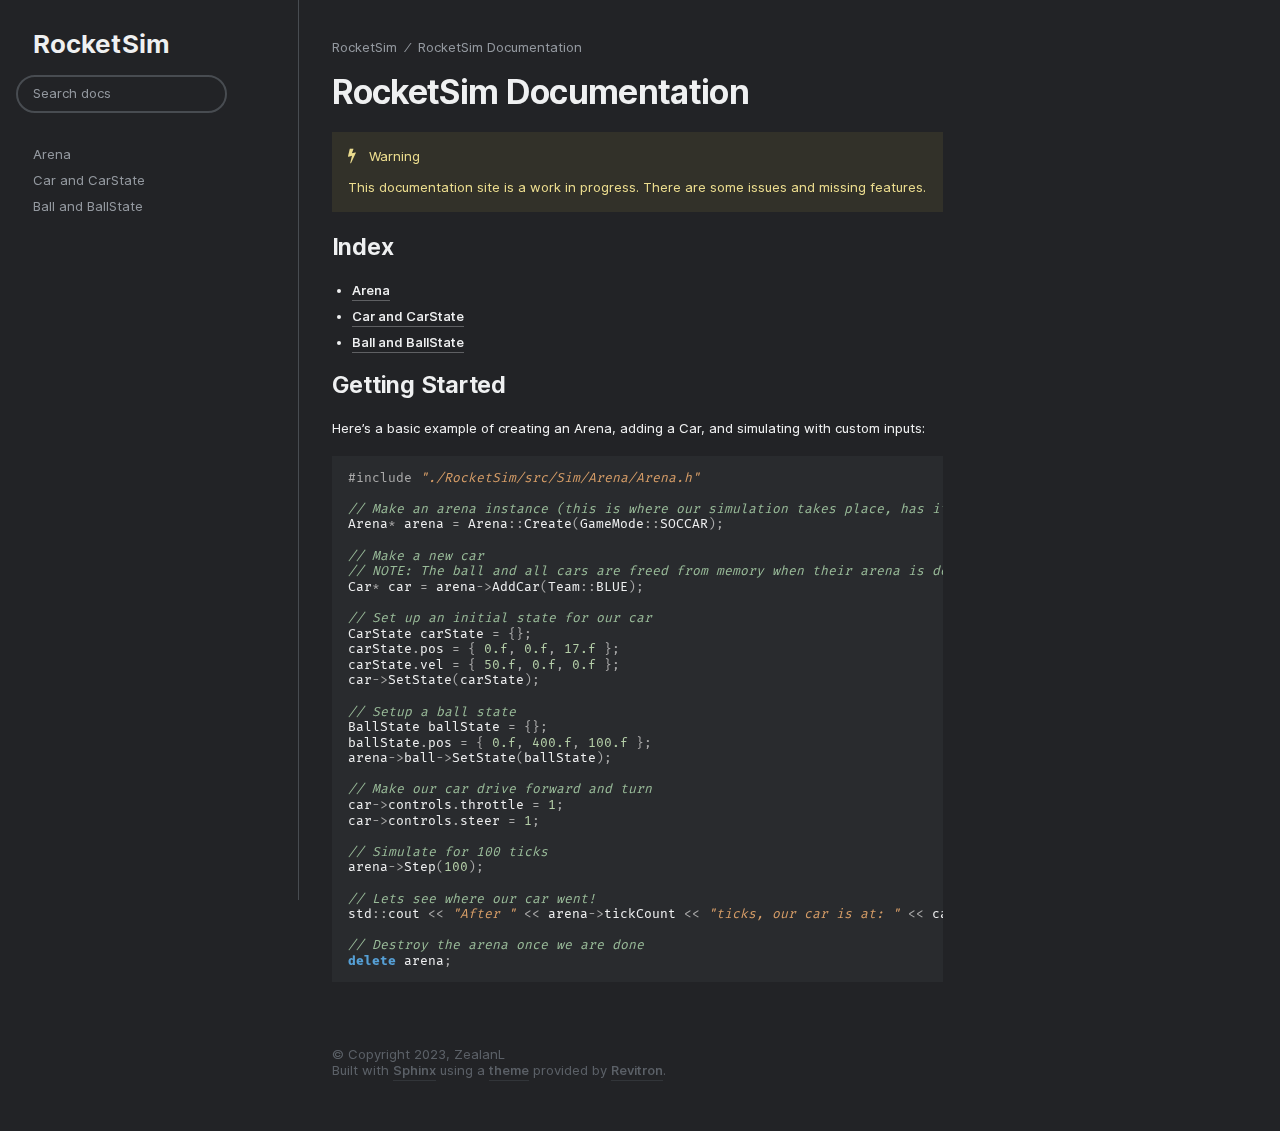
<file: index.html>
<!DOCTYPE html>
<html class="writer-html5 dark" lang="en" >
<head>
	<meta charset="utf-8">
	<meta name="generator" content="Docutils 0.18.1: http://docutils.sourceforge.net/" />

	<meta name="viewport" content="width=device-width, initial-scale=1.0">
	
		<title>RocketSim Documentation &mdash; RocketSim  documentation</title>
	
	
	
	<link rel="stylesheet" href="_static/css/theme.css" type="text/css" />
	<link rel="stylesheet" href="_static/pygments.css" type="text/css" />
	<link rel="stylesheet" href="_static/pygments.css" type="text/css" />
	<link rel="stylesheet" href="_static/css/theme.css" type="text/css" />
	<link rel="stylesheet" href="_static/graphviz.css" type="text/css" />

	
	
	
	

	
	<!--[if lt IE 9]>
		<script src="_static/js/html5shiv.min.js"></script>
	<![endif]-->
	
		
			<script type="text/javascript" id="documentation_options" data-url_root="./" src="_static/documentation_options.js"></script>
				<script data-url_root="./" id="documentation_options" src="_static/documentation_options.js"></script>
				<script src="_static/doctools.js"></script>
				<script src="_static/sphinx_highlight.js"></script>
		
		<script type="text/javascript" src="_static/js/theme.js"></script>

		
		<link rel="index" title="Index" href="genindex.html" />
		<link rel="search" title="Search" href="search.html" />
		<link rel="next" title="Arena" href="arena.html" /> 
</head>
<body class="wy-body-for-nav">


	 
	<div class="wy-grid-for-nav">
		
		<nav data-toggle="wy-nav-shift" class="wy-nav-side">
			<div class="wy-side-scroll">
				<div class="wy-side-nav-search">
					
						<div class="brand">
							<a href="#">
							
								RocketSim
							
							</a>
						</div>
						
<div role="search">
  <form id="rtd-search-form" class="wy-form" action="search.html" method="get">
    <input type="text" name="q" placeholder="Search docs" />
    <input type="hidden" name="check_keywords" value="yes" />
    <input type="hidden" name="area" value="default" />
  </form>
</div>
					
				</div>
				
				<div class="wy-menu wy-menu-vertical" data-spy="affix" role="navigation" aria-label="main navigation">
					
						
						
							
						
						
							<ul>
<li class="toctree-l1"><a class="reference internal" href="arena.html">Arena</a></li>
<li class="toctree-l1"><a class="reference internal" href="car.html">Car and CarState</a></li>
<li class="toctree-l1"><a class="reference internal" href="ball.html">Ball and BallState</a></li>
</ul>

						
					
				</div>
				
			</div>
		</nav>

		<section data-toggle="wy-nav-shift" class="wy-nav-content-wrap">

			
			<nav class="wy-nav-top" aria-label="top navigation">
			
				<i data-toggle="wy-nav-top" class="fa fa-bars"></i>
				<a href="#">
					
						RocketSim
					
				</a>
			
			</nav>


			<div class="wy-nav-content">
				
				<div class="rst-content">
				
					<div role="navigation" aria-label="breadcrumbs navigation">

	<ul class="wy-breadcrumbs">
		
			
				<li><a href="#">RocketSim</a> ⁄&nbsp;</li>
				
				<li><a href="">RocketSim Documentation</a></li>
			
		
		
			<li class="wy-breadcrumbs-aside">
			
			</li>
		
	</ul>

</div>
					<div role="main" class="document" itemscope="itemscope" itemtype="http://schema.org/Article">
					 <div itemprop="articleBody">
						
  <section id="rocketsim-documentation">
<h1>RocketSim Documentation<a class="headerlink" href="#rocketsim-documentation" title="Permalink to this heading">¶</a></h1>
<div class="admonition warning">
<p class="admonition-title">Warning</p>
<p>This documentation site is a work in progress. There are some issues and missing features.</p>
</div>
<section id="index">
<h2>Index<a class="headerlink" href="#index" title="Permalink to this heading">¶</a></h2>
<div class="toctree-wrapper compound">
<ul>
<li class="toctree-l1"><a class="reference internal" href="arena.html">Arena</a></li>
<li class="toctree-l1"><a class="reference internal" href="car.html">Car and CarState</a></li>
<li class="toctree-l1"><a class="reference internal" href="ball.html">Ball and BallState</a></li>
</ul>
</div>
</section>
<section id="getting-started">
<h2>Getting Started<a class="headerlink" href="#getting-started" title="Permalink to this heading">¶</a></h2>
<p>Here’s a basic example of creating an Arena, adding a Car, and simulating with custom inputs:</p>
<div class="highlight-c++ notranslate"><div class="highlight"><pre><span></span><span class="cp">#include</span><span class="w"> </span><span class="cpf">&quot;./RocketSim/src/Sim/Arena/Arena.h&quot;</span>

<span class="c1">// Make an arena instance (this is where our simulation takes place, has its own btDynamicsWorld instance)</span>
<span class="n">Arena</span><span class="o">*</span><span class="w"> </span><span class="n">arena</span><span class="w"> </span><span class="o">=</span><span class="w"> </span><span class="n">Arena</span><span class="o">::</span><span class="n">Create</span><span class="p">(</span><span class="n">GameMode</span><span class="o">::</span><span class="n">SOCCAR</span><span class="p">);</span>

<span class="c1">// Make a new car</span>
<span class="c1">// NOTE: The ball and all cars are freed from memory when their arena is deconstructed, you don&#39;t need to do it yourself</span>
<span class="n">Car</span><span class="o">*</span><span class="w"> </span><span class="n">car</span><span class="w"> </span><span class="o">=</span><span class="w"> </span><span class="n">arena</span><span class="o">-&gt;</span><span class="n">AddCar</span><span class="p">(</span><span class="n">Team</span><span class="o">::</span><span class="n">BLUE</span><span class="p">);</span>

<span class="c1">// Set up an initial state for our car</span>
<span class="n">CarState</span><span class="w"> </span><span class="n">carState</span><span class="w"> </span><span class="o">=</span><span class="w"> </span><span class="p">{};</span>
<span class="n">carState</span><span class="p">.</span><span class="n">pos</span><span class="w"> </span><span class="o">=</span><span class="w"> </span><span class="p">{</span><span class="w"> </span><span class="mf">0.f</span><span class="p">,</span><span class="w"> </span><span class="mf">0.f</span><span class="p">,</span><span class="w"> </span><span class="mf">17.f</span><span class="w"> </span><span class="p">};</span>
<span class="n">carState</span><span class="p">.</span><span class="n">vel</span><span class="w"> </span><span class="o">=</span><span class="w"> </span><span class="p">{</span><span class="w"> </span><span class="mf">50.f</span><span class="p">,</span><span class="w"> </span><span class="mf">0.f</span><span class="p">,</span><span class="w"> </span><span class="mf">0.f</span><span class="w"> </span><span class="p">};</span>
<span class="n">car</span><span class="o">-&gt;</span><span class="n">SetState</span><span class="p">(</span><span class="n">carState</span><span class="p">);</span>

<span class="c1">// Setup a ball state</span>
<span class="n">BallState</span><span class="w"> </span><span class="n">ballState</span><span class="w"> </span><span class="o">=</span><span class="w"> </span><span class="p">{};</span>
<span class="n">ballState</span><span class="p">.</span><span class="n">pos</span><span class="w"> </span><span class="o">=</span><span class="w"> </span><span class="p">{</span><span class="w"> </span><span class="mf">0.f</span><span class="p">,</span><span class="w"> </span><span class="mf">400.f</span><span class="p">,</span><span class="w"> </span><span class="mf">100.f</span><span class="w"> </span><span class="p">};</span>
<span class="n">arena</span><span class="o">-&gt;</span><span class="n">ball</span><span class="o">-&gt;</span><span class="n">SetState</span><span class="p">(</span><span class="n">ballState</span><span class="p">);</span>

<span class="c1">// Make our car drive forward and turn</span>
<span class="n">car</span><span class="o">-&gt;</span><span class="n">controls</span><span class="p">.</span><span class="n">throttle</span><span class="w"> </span><span class="o">=</span><span class="w"> </span><span class="mi">1</span><span class="p">;</span>
<span class="n">car</span><span class="o">-&gt;</span><span class="n">controls</span><span class="p">.</span><span class="n">steer</span><span class="w"> </span><span class="o">=</span><span class="w"> </span><span class="mi">1</span><span class="p">;</span>

<span class="c1">// Simulate for 100 ticks</span>
<span class="n">arena</span><span class="o">-&gt;</span><span class="n">Step</span><span class="p">(</span><span class="mi">100</span><span class="p">);</span>

<span class="c1">// Lets see where our car went!</span>
<span class="n">std</span><span class="o">::</span><span class="n">cout</span><span class="w"> </span><span class="o">&lt;&lt;</span><span class="w"> </span><span class="s">&quot;After &quot;</span><span class="w"> </span><span class="o">&lt;&lt;</span><span class="w"> </span><span class="n">arena</span><span class="o">-&gt;</span><span class="n">tickCount</span><span class="w"> </span><span class="o">&lt;&lt;</span><span class="w"> </span><span class="s">&quot;ticks, our car is at: &quot;</span><span class="w"> </span><span class="o">&lt;&lt;</span><span class="w"> </span><span class="n">car</span><span class="o">-&gt;</span><span class="n">GetState</span><span class="p">().</span><span class="n">pos</span><span class="w"> </span><span class="o">&lt;&lt;</span><span class="w"> </span><span class="n">std</span><span class="o">::</span><span class="n">endl</span><span class="p">;</span>

<span class="c1">// Destroy the arena once we are done</span>
<span class="k">delete</span><span class="w"> </span><span class="n">arena</span><span class="p">;</span>
</pre></div>
</div>
</section>
</section>


					 </div>
					 
					</div>
					<footer>
  

  <div role="contentinfo">
    <p>
        
        &copy; Copyright 2023, ZealanL
	  <br>
      
      
      
      Built with <a href="https://www.sphinx-doc.org/">Sphinx</a> using a
      
      <a href="https://github.com/revitron/revitron-sphinx-theme">theme</a>
      
      provided by <a href="https://github.com/revitron">Revitron</a>.

    </p>
  </div> 

</footer>

				</div>
			</div>

		</section>

	</div>
	

	<script type="text/javascript">
			jQuery(function () {
					SphinxRtdTheme.Navigation.enable(true);
			});
	</script>

	
	
		
	 

 
</body>	
</html>
</file>
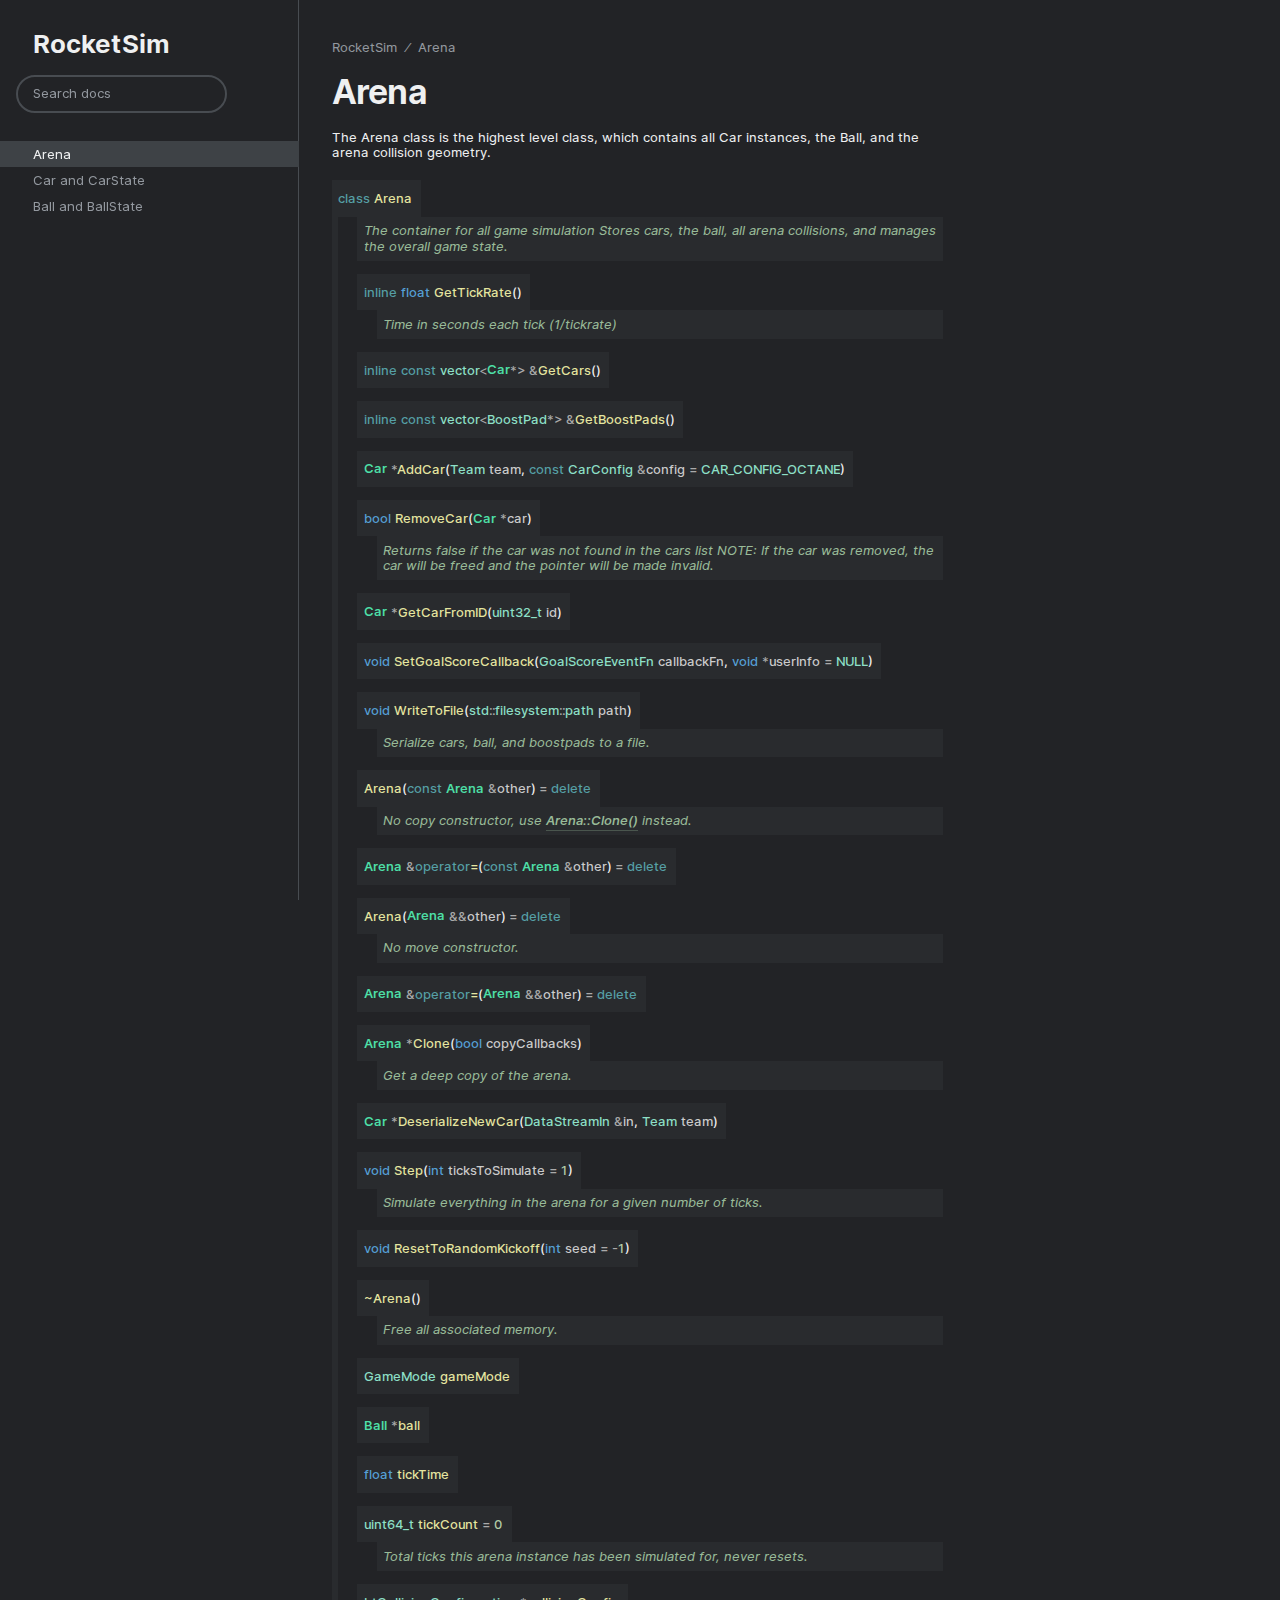
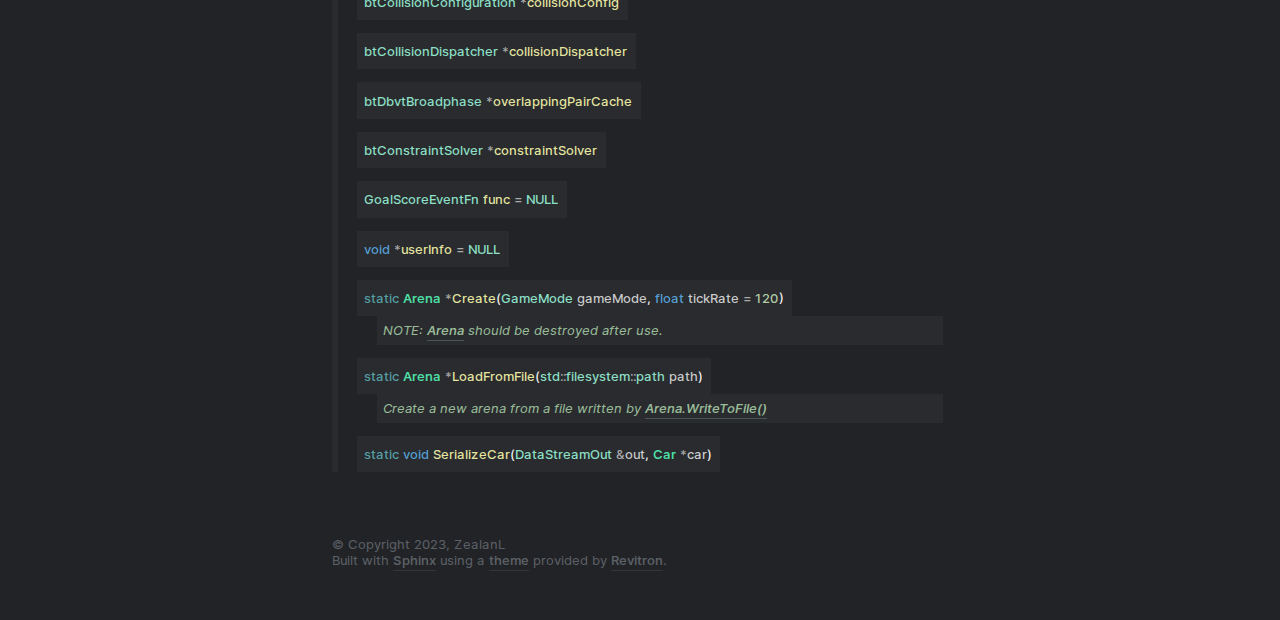
<file: arena.html>
<!DOCTYPE html>
<html class="writer-html5 dark" lang="en" >
<head>
	<meta charset="utf-8">
	<meta name="generator" content="Docutils 0.18.1: http://docutils.sourceforge.net/" />

	<meta name="viewport" content="width=device-width, initial-scale=1.0">
	
		<title>Arena &mdash; RocketSim  documentation</title>
	
	
	
	<link rel="stylesheet" href="_static/css/theme.css" type="text/css" />
	<link rel="stylesheet" href="_static/pygments.css" type="text/css" />
	<link rel="stylesheet" href="_static/pygments.css" type="text/css" />
	<link rel="stylesheet" href="_static/css/theme.css" type="text/css" />
	<link rel="stylesheet" href="_static/graphviz.css" type="text/css" />

	
	
	
	

	
	<!--[if lt IE 9]>
		<script src="_static/js/html5shiv.min.js"></script>
	<![endif]-->
	
		
			<script type="text/javascript" id="documentation_options" data-url_root="./" src="_static/documentation_options.js"></script>
				<script data-url_root="./" id="documentation_options" src="_static/documentation_options.js"></script>
				<script src="_static/doctools.js"></script>
				<script src="_static/sphinx_highlight.js"></script>
		
		<script type="text/javascript" src="_static/js/theme.js"></script>

		
		<link rel="index" title="Index" href="genindex.html" />
		<link rel="search" title="Search" href="search.html" />
		<link rel="next" title="Car and CarState" href="car.html" />
		<link rel="prev" title="RocketSim Documentation" href="index.html" /> 
</head>
<body class="wy-body-for-nav">


	 
	<div class="wy-grid-for-nav">
		
		<nav data-toggle="wy-nav-shift" class="wy-nav-side">
			<div class="wy-side-scroll">
				<div class="wy-side-nav-search">
					
						<div class="brand">
							<a href="index.html">
							
								RocketSim
							
							</a>
						</div>
						
<div role="search">
  <form id="rtd-search-form" class="wy-form" action="search.html" method="get">
    <input type="text" name="q" placeholder="Search docs" />
    <input type="hidden" name="check_keywords" value="yes" />
    <input type="hidden" name="area" value="default" />
  </form>
</div>
					
				</div>
				
				<div class="wy-menu wy-menu-vertical" data-spy="affix" role="navigation" aria-label="main navigation">
					
						
						
							
						
						
							<ul class="current">
<li class="toctree-l1 current"><a class="current reference internal" href="#">Arena</a></li>
<li class="toctree-l1"><a class="reference internal" href="car.html">Car and CarState</a></li>
<li class="toctree-l1"><a class="reference internal" href="ball.html">Ball and BallState</a></li>
</ul>

						
					
				</div>
				
			</div>
		</nav>

		<section data-toggle="wy-nav-shift" class="wy-nav-content-wrap">

			
			<nav class="wy-nav-top" aria-label="top navigation">
			
				<i data-toggle="wy-nav-top" class="fa fa-bars"></i>
				<a href="index.html">
					
						RocketSim
					
				</a>
			
			</nav>


			<div class="wy-nav-content">
				
				<div class="rst-content">
				
					<div role="navigation" aria-label="breadcrumbs navigation">

	<ul class="wy-breadcrumbs">
		
			
				<li><a href="index.html">RocketSim</a> ⁄&nbsp;</li>
				
				<li><a href="">Arena</a></li>
			
		
		
			<li class="wy-breadcrumbs-aside">
			
			</li>
		
	</ul>

</div>
					<div role="main" class="document" itemscope="itemscope" itemtype="http://schema.org/Article">
					 <div itemprop="articleBody">
						
  <section id="arena">
<h1>Arena<a class="headerlink" href="#arena" title="Permalink to this heading">¶</a></h1>
<p>The Arena class is the highest level class, which contains all Car instances, the Ball, and the arena collision geometry.</p>
<dl class="cpp class">
<dt class="sig sig-object cpp" id="_CPPv45Arena">
<span id="_CPPv35Arena"></span><span id="_CPPv25Arena"></span><span id="Arena"></span><span class="target" id="class_arena"></span><span class="k"><span class="pre">class</span></span><span class="w"> </span><span class="sig-name descname"><span class="n"><span class="pre">Arena</span></span></span><a class="headerlink" href="#_CPPv45Arena" title="Permalink to this definition">¶</a><br /></dt>
<dd><p>The container for all game simulation Stores cars, the ball, all arena collisions, and manages the overall game state. </p>
<div class="breathe-sectiondef docutils container">
<p class="breathe-sectiondef-title rubric" id="breathe-section-title-public-functions">Public Functions</p>
<dl class="cpp function">
<dt class="sig sig-object cpp" id="_CPPv4N5Arena11GetTickRateEv">
<span id="_CPPv3N5Arena11GetTickRateEv"></span><span id="_CPPv2N5Arena11GetTickRateEv"></span><span id="Arena::GetTickRate"></span><span class="target" id="class_arena_1a05af39f7f594c0cc1acdd367028ee248"></span><span class="k"><span class="pre">inline</span></span><span class="w"> </span><span class="kt"><span class="pre">float</span></span><span class="w"> </span><span class="sig-name descname"><span class="n"><span class="pre">GetTickRate</span></span></span><span class="sig-paren">(</span><span class="sig-paren">)</span><a class="headerlink" href="#_CPPv4N5Arena11GetTickRateEv" title="Permalink to this definition">¶</a><br /></dt>
<dd><p>Time in seconds each tick (1/tickrate) </p>
</dd></dl>

<dl class="cpp function">
<dt class="sig sig-object cpp" id="_CPPv4N5Arena7GetCarsEv">
<span id="_CPPv3N5Arena7GetCarsEv"></span><span id="_CPPv2N5Arena7GetCarsEv"></span><span id="Arena::GetCars"></span><span class="target" id="class_arena_1a19ae8bb5d39e43b39739bf9b3875ae90"></span><span class="k"><span class="pre">inline</span></span><span class="w"> </span><span class="k"><span class="pre">const</span></span><span class="w"> </span><span class="n"><span class="pre">vector</span></span><span class="p"><span class="pre">&lt;</span></span><a class="reference internal" href="car.html#_CPPv43Car" title="Car"><span class="n"><span class="pre">Car</span></span></a><span class="p"><span class="pre">*</span></span><span class="p"><span class="pre">&gt;</span></span><span class="w"> </span><span class="p"><span class="pre">&amp;</span></span><span class="sig-name descname"><span class="n"><span class="pre">GetCars</span></span></span><span class="sig-paren">(</span><span class="sig-paren">)</span><a class="headerlink" href="#_CPPv4N5Arena7GetCarsEv" title="Permalink to this definition">¶</a><br /></dt>
<dd></dd></dl>

<dl class="cpp function">
<dt class="sig sig-object cpp" id="_CPPv4N5Arena12GetBoostPadsEv">
<span id="_CPPv3N5Arena12GetBoostPadsEv"></span><span id="_CPPv2N5Arena12GetBoostPadsEv"></span><span id="Arena::GetBoostPads"></span><span class="target" id="class_arena_1a4a33e4c4034240b2bc60973ee4e65988"></span><span class="k"><span class="pre">inline</span></span><span class="w"> </span><span class="k"><span class="pre">const</span></span><span class="w"> </span><span class="n"><span class="pre">vector</span></span><span class="p"><span class="pre">&lt;</span></span><span class="n"><span class="pre">BoostPad</span></span><span class="p"><span class="pre">*</span></span><span class="p"><span class="pre">&gt;</span></span><span class="w"> </span><span class="p"><span class="pre">&amp;</span></span><span class="sig-name descname"><span class="n"><span class="pre">GetBoostPads</span></span></span><span class="sig-paren">(</span><span class="sig-paren">)</span><a class="headerlink" href="#_CPPv4N5Arena12GetBoostPadsEv" title="Permalink to this definition">¶</a><br /></dt>
<dd></dd></dl>

<dl class="cpp function">
<dt class="sig sig-object cpp" id="_CPPv4N5Arena6AddCarE4TeamRK9CarConfig">
<span id="_CPPv3N5Arena6AddCarE4TeamRK9CarConfig"></span><span id="_CPPv2N5Arena6AddCarE4TeamRK9CarConfig"></span><span id="Arena::AddCar__Team.CarConfigCR"></span><span class="target" id="class_arena_1a02e28d6448a727f93c2346137f02f225"></span><a class="reference internal" href="car.html#_CPPv43Car" title="Car"><span class="n"><span class="pre">Car</span></span></a><span class="w"> </span><span class="p"><span class="pre">*</span></span><span class="sig-name descname"><span class="n"><span class="pre">AddCar</span></span></span><span class="sig-paren">(</span><span class="n"><span class="pre">Team</span></span><span class="w"> </span><span class="n sig-param"><span class="pre">team</span></span>, <span class="k"><span class="pre">const</span></span><span class="w"> </span><span class="n"><span class="pre">CarConfig</span></span><span class="w"> </span><span class="p"><span class="pre">&amp;</span></span><span class="n sig-param"><span class="pre">config</span></span><span class="w"> </span><span class="p"><span class="pre">=</span></span><span class="w"> </span><span class="n"><span class="pre">CAR_CONFIG_OCTANE</span></span><span class="sig-paren">)</span><a class="headerlink" href="#_CPPv4N5Arena6AddCarE4TeamRK9CarConfig" title="Permalink to this definition">¶</a><br /></dt>
<dd></dd></dl>

<dl class="cpp function">
<dt class="sig sig-object cpp" id="_CPPv4N5Arena9RemoveCarEP3Car">
<span id="_CPPv3N5Arena9RemoveCarEP3Car"></span><span id="_CPPv2N5Arena9RemoveCarEP3Car"></span><span id="Arena::RemoveCar__CarP"></span><span class="target" id="class_arena_1af3a1842d8f5c08ba7f3f06499232aa9a"></span><span class="kt"><span class="pre">bool</span></span><span class="w"> </span><span class="sig-name descname"><span class="n"><span class="pre">RemoveCar</span></span></span><span class="sig-paren">(</span><a class="reference internal" href="car.html#_CPPv43Car" title="Car"><span class="n"><span class="pre">Car</span></span></a><span class="w"> </span><span class="p"><span class="pre">*</span></span><span class="n sig-param"><span class="pre">car</span></span><span class="sig-paren">)</span><a class="headerlink" href="#_CPPv4N5Arena9RemoveCarEP3Car" title="Permalink to this definition">¶</a><br /></dt>
<dd><p>Returns false if the car was not found in the cars list NOTE: If the car was removed, the car will be freed and the pointer will be made invalid. </p>
</dd></dl>

<dl class="cpp function">
<dt class="sig sig-object cpp" id="_CPPv4N5Arena12GetCarFromIDE8uint32_t">
<span id="_CPPv3N5Arena12GetCarFromIDE8uint32_t"></span><span id="_CPPv2N5Arena12GetCarFromIDE8uint32_t"></span><span id="Arena::GetCarFromID__uint32_t"></span><span class="target" id="class_arena_1ae9d3b142d1696a2f987275539e5ef7b3"></span><a class="reference internal" href="car.html#_CPPv43Car" title="Car"><span class="n"><span class="pre">Car</span></span></a><span class="w"> </span><span class="p"><span class="pre">*</span></span><span class="sig-name descname"><span class="n"><span class="pre">GetCarFromID</span></span></span><span class="sig-paren">(</span><span class="n"><span class="pre">uint32_t</span></span><span class="w"> </span><span class="n sig-param"><span class="pre">id</span></span><span class="sig-paren">)</span><a class="headerlink" href="#_CPPv4N5Arena12GetCarFromIDE8uint32_t" title="Permalink to this definition">¶</a><br /></dt>
<dd></dd></dl>

<dl class="cpp function">
<dt class="sig sig-object cpp" id="_CPPv4N5Arena20SetGoalScoreCallbackE16GoalScoreEventFnPv">
<span id="_CPPv3N5Arena20SetGoalScoreCallbackE16GoalScoreEventFnPv"></span><span id="_CPPv2N5Arena20SetGoalScoreCallbackE16GoalScoreEventFnPv"></span><span id="Arena::SetGoalScoreCallback__GoalScoreEventFn.voidP"></span><span class="target" id="class_arena_1a901688234cc8c86653bf30ce173abf7c"></span><span class="kt"><span class="pre">void</span></span><span class="w"> </span><span class="sig-name descname"><span class="n"><span class="pre">SetGoalScoreCallback</span></span></span><span class="sig-paren">(</span><span class="n"><span class="pre">GoalScoreEventFn</span></span><span class="w"> </span><span class="n sig-param"><span class="pre">callbackFn</span></span>, <span class="kt"><span class="pre">void</span></span><span class="w"> </span><span class="p"><span class="pre">*</span></span><span class="n sig-param"><span class="pre">userInfo</span></span><span class="w"> </span><span class="p"><span class="pre">=</span></span><span class="w"> </span><span class="n"><span class="pre">NULL</span></span><span class="sig-paren">)</span><a class="headerlink" href="#_CPPv4N5Arena20SetGoalScoreCallbackE16GoalScoreEventFnPv" title="Permalink to this definition">¶</a><br /></dt>
<dd></dd></dl>

<dl class="cpp function">
<dt class="sig sig-object cpp" id="_CPPv4N5Arena11WriteToFileENSt10filesystem4pathE">
<span id="_CPPv3N5Arena11WriteToFileENSt10filesystem4pathE"></span><span id="_CPPv2N5Arena11WriteToFileENSt10filesystem4pathE"></span><span id="Arena::WriteToFile__std::filesystem::path"></span><span class="target" id="class_arena_1a5f8326def1dfbb0f7eeca7106a5394f9"></span><span class="kt"><span class="pre">void</span></span><span class="w"> </span><span class="sig-name descname"><span class="n"><span class="pre">WriteToFile</span></span></span><span class="sig-paren">(</span><span class="n"><span class="pre">std</span></span><span class="p"><span class="pre">::</span></span><span class="n"><span class="pre">filesystem</span></span><span class="p"><span class="pre">::</span></span><span class="n"><span class="pre">path</span></span><span class="w"> </span><span class="n sig-param"><span class="pre">path</span></span><span class="sig-paren">)</span><a class="headerlink" href="#_CPPv4N5Arena11WriteToFileENSt10filesystem4pathE" title="Permalink to this definition">¶</a><br /></dt>
<dd><p>Serialize cars, ball, and boostpads to a file. </p>
</dd></dl>

<dl class="cpp function">
<dt class="sig sig-object cpp" id="_CPPv4N5Arena5ArenaERK5Arena">
<span id="_CPPv3N5Arena5ArenaERK5Arena"></span><span id="_CPPv2N5Arena5ArenaERK5Arena"></span><span id="Arena::Arena__ArenaCR"></span><span class="target" id="class_arena_1afce6e35e1470823539dc9194bef77499"></span><span class="sig-name descname"><span class="n"><span class="pre">Arena</span></span></span><span class="sig-paren">(</span><span class="k"><span class="pre">const</span></span><span class="w"> </span><a class="reference internal" href="#_CPPv4N5Arena5ArenaERK5Arena" title="Arena::Arena"><span class="n"><span class="pre">Arena</span></span></a><span class="w"> </span><span class="p"><span class="pre">&amp;</span></span><span class="n sig-param"><span class="pre">other</span></span><span class="sig-paren">)</span><span class="w"> </span><span class="p"><span class="pre">=</span></span><span class="w"> </span><span class="k"><span class="pre">delete</span></span><a class="headerlink" href="#_CPPv4N5Arena5ArenaERK5Arena" title="Permalink to this definition">¶</a><br /></dt>
<dd><p>No copy constructor, use <a class="reference internal" href="#class_arena_1a1a293fe70b4854d30cfeb817af054228"><span class="std std-ref">Arena::Clone()</span></a> instead. </p>
</dd></dl>

<dl class="cpp function">
<dt class="sig sig-object cpp" id="_CPPv4N5ArenaaSERK5Arena">
<span id="_CPPv3N5ArenaaSERK5Arena"></span><span id="_CPPv2N5ArenaaSERK5Arena"></span><span id="Arena::assign-operator__ArenaCR"></span><span class="target" id="class_arena_1a61ff9b9b368f442b22f228b0c236afec"></span><a class="reference internal" href="#_CPPv45Arena" title="Arena"><span class="n"><span class="pre">Arena</span></span></a><span class="w"> </span><span class="p"><span class="pre">&amp;</span></span><span class="sig-name descname"><span class="k"><span class="pre">operator</span></span><span class="o"><span class="pre">=</span></span></span><span class="sig-paren">(</span><span class="k"><span class="pre">const</span></span><span class="w"> </span><a class="reference internal" href="#_CPPv45Arena" title="Arena"><span class="n"><span class="pre">Arena</span></span></a><span class="w"> </span><span class="p"><span class="pre">&amp;</span></span><span class="n sig-param"><span class="pre">other</span></span><span class="sig-paren">)</span><span class="w"> </span><span class="p"><span class="pre">=</span></span><span class="w"> </span><span class="k"><span class="pre">delete</span></span><a class="headerlink" href="#_CPPv4N5ArenaaSERK5Arena" title="Permalink to this definition">¶</a><br /></dt>
<dd></dd></dl>

<dl class="cpp function">
<dt class="sig sig-object cpp" id="_CPPv4N5Arena5ArenaERR5Arena">
<span id="_CPPv3N5Arena5ArenaERR5Arena"></span><span id="_CPPv2N5Arena5ArenaERR5Arena"></span><span id="Arena::Arena__ArenaRR"></span><span class="target" id="class_arena_1ac4eb68a41fc217ca91e3c8c99eef3209"></span><span class="sig-name descname"><span class="n"><span class="pre">Arena</span></span></span><span class="sig-paren">(</span><a class="reference internal" href="#_CPPv4N5Arena5ArenaERR5Arena" title="Arena::Arena"><span class="n"><span class="pre">Arena</span></span></a><span class="w"> </span><span class="p"><span class="pre">&amp;</span></span><span class="p"><span class="pre">&amp;</span></span><span class="n sig-param"><span class="pre">other</span></span><span class="sig-paren">)</span><span class="w"> </span><span class="p"><span class="pre">=</span></span><span class="w"> </span><span class="k"><span class="pre">delete</span></span><a class="headerlink" href="#_CPPv4N5Arena5ArenaERR5Arena" title="Permalink to this definition">¶</a><br /></dt>
<dd><p>No move constructor. </p>
</dd></dl>

<dl class="cpp function">
<dt class="sig sig-object cpp" id="_CPPv4N5ArenaaSERR5Arena">
<span id="_CPPv3N5ArenaaSERR5Arena"></span><span id="_CPPv2N5ArenaaSERR5Arena"></span><span id="Arena::assign-operator__ArenaRR"></span><span class="target" id="class_arena_1a0236aec311c9a1dcd2e9b7e666c488bd"></span><a class="reference internal" href="#_CPPv45Arena" title="Arena"><span class="n"><span class="pre">Arena</span></span></a><span class="w"> </span><span class="p"><span class="pre">&amp;</span></span><span class="sig-name descname"><span class="k"><span class="pre">operator</span></span><span class="o"><span class="pre">=</span></span></span><span class="sig-paren">(</span><a class="reference internal" href="#_CPPv45Arena" title="Arena"><span class="n"><span class="pre">Arena</span></span></a><span class="w"> </span><span class="p"><span class="pre">&amp;</span></span><span class="p"><span class="pre">&amp;</span></span><span class="n sig-param"><span class="pre">other</span></span><span class="sig-paren">)</span><span class="w"> </span><span class="p"><span class="pre">=</span></span><span class="w"> </span><span class="k"><span class="pre">delete</span></span><a class="headerlink" href="#_CPPv4N5ArenaaSERR5Arena" title="Permalink to this definition">¶</a><br /></dt>
<dd></dd></dl>

<dl class="cpp function">
<dt class="sig sig-object cpp" id="_CPPv4N5Arena5CloneEb">
<span id="_CPPv3N5Arena5CloneEb"></span><span id="_CPPv2N5Arena5CloneEb"></span><span id="Arena::Clone__b"></span><span class="target" id="class_arena_1a1a293fe70b4854d30cfeb817af054228"></span><a class="reference internal" href="#_CPPv45Arena" title="Arena"><span class="n"><span class="pre">Arena</span></span></a><span class="w"> </span><span class="p"><span class="pre">*</span></span><span class="sig-name descname"><span class="n"><span class="pre">Clone</span></span></span><span class="sig-paren">(</span><span class="kt"><span class="pre">bool</span></span><span class="w"> </span><span class="n sig-param"><span class="pre">copyCallbacks</span></span><span class="sig-paren">)</span><a class="headerlink" href="#_CPPv4N5Arena5CloneEb" title="Permalink to this definition">¶</a><br /></dt>
<dd><p>Get a deep copy of the arena. </p>
</dd></dl>

<dl class="cpp function">
<dt class="sig sig-object cpp" id="_CPPv4N5Arena17DeserializeNewCarER12DataStreamIn4Team">
<span id="_CPPv3N5Arena17DeserializeNewCarER12DataStreamIn4Team"></span><span id="_CPPv2N5Arena17DeserializeNewCarER12DataStreamIn4Team"></span><span id="Arena::DeserializeNewCar__DataStreamInR.Team"></span><span class="target" id="class_arena_1a46201933594c96b3cdae26ee641da512"></span><a class="reference internal" href="car.html#_CPPv43Car" title="Car"><span class="n"><span class="pre">Car</span></span></a><span class="w"> </span><span class="p"><span class="pre">*</span></span><span class="sig-name descname"><span class="n"><span class="pre">DeserializeNewCar</span></span></span><span class="sig-paren">(</span><span class="n"><span class="pre">DataStreamIn</span></span><span class="w"> </span><span class="p"><span class="pre">&amp;</span></span><span class="n sig-param"><span class="pre">in</span></span>, <span class="n"><span class="pre">Team</span></span><span class="w"> </span><span class="n sig-param"><span class="pre">team</span></span><span class="sig-paren">)</span><a class="headerlink" href="#_CPPv4N5Arena17DeserializeNewCarER12DataStreamIn4Team" title="Permalink to this definition">¶</a><br /></dt>
<dd></dd></dl>

<dl class="cpp function">
<dt class="sig sig-object cpp" id="_CPPv4N5Arena4StepEi">
<span id="_CPPv3N5Arena4StepEi"></span><span id="_CPPv2N5Arena4StepEi"></span><span id="Arena::Step__i"></span><span class="target" id="class_arena_1ac985e04ccf351afa79b8187cb4a83a4d"></span><span class="kt"><span class="pre">void</span></span><span class="w"> </span><span class="sig-name descname"><span class="n"><span class="pre">Step</span></span></span><span class="sig-paren">(</span><span class="kt"><span class="pre">int</span></span><span class="w"> </span><span class="n sig-param"><span class="pre">ticksToSimulate</span></span><span class="w"> </span><span class="p"><span class="pre">=</span></span><span class="w"> </span><span class="m"><span class="pre">1</span></span><span class="sig-paren">)</span><a class="headerlink" href="#_CPPv4N5Arena4StepEi" title="Permalink to this definition">¶</a><br /></dt>
<dd><p>Simulate everything in the arena for a given number of ticks. </p>
</dd></dl>

<dl class="cpp function">
<dt class="sig sig-object cpp" id="_CPPv4N5Arena20ResetToRandomKickoffEi">
<span id="_CPPv3N5Arena20ResetToRandomKickoffEi"></span><span id="_CPPv2N5Arena20ResetToRandomKickoffEi"></span><span id="Arena::ResetToRandomKickoff__i"></span><span class="target" id="class_arena_1a9bca87c729daf6bd0c3f7d65f08a6ac2"></span><span class="kt"><span class="pre">void</span></span><span class="w"> </span><span class="sig-name descname"><span class="n"><span class="pre">ResetToRandomKickoff</span></span></span><span class="sig-paren">(</span><span class="kt"><span class="pre">int</span></span><span class="w"> </span><span class="n sig-param"><span class="pre">seed</span></span><span class="w"> </span><span class="p"><span class="pre">=</span></span><span class="w"> </span><span class="o"><span class="pre">-</span></span><span class="m"><span class="pre">1</span></span><span class="sig-paren">)</span><a class="headerlink" href="#_CPPv4N5Arena20ResetToRandomKickoffEi" title="Permalink to this definition">¶</a><br /></dt>
<dd></dd></dl>

<dl class="cpp function">
<dt class="sig sig-object cpp" id="_CPPv4N5ArenaD0Ev">
<span id="_CPPv3N5ArenaD0Ev"></span><span id="_CPPv2N5ArenaD0Ev"></span><span id="Arena::~Arena"></span><span class="target" id="class_arena_1ae21b399e9e3f6b8ac4ecc44d7d1667fc"></span><span class="sig-name descname"><span class="n"><span class="pre">~Arena</span></span></span><span class="sig-paren">(</span><span class="sig-paren">)</span><a class="headerlink" href="#_CPPv4N5ArenaD0Ev" title="Permalink to this definition">¶</a><br /></dt>
<dd><p>Free all associated memory. </p>
</dd></dl>

</div>
<div class="breathe-sectiondef docutils container">
<p class="breathe-sectiondef-title rubric" id="breathe-section-title-public-members">Public Members</p>
<dl class="cpp var">
<dt class="sig sig-object cpp" id="_CPPv4N5Arena8gameModeE">
<span id="_CPPv3N5Arena8gameModeE"></span><span id="_CPPv2N5Arena8gameModeE"></span><span id="Arena::gameMode__GameMode"></span><span class="target" id="class_arena_1a9068ad76986bb85b6b054ca10183e876"></span><span class="n"><span class="pre">GameMode</span></span><span class="w"> </span><span class="sig-name descname"><span class="n"><span class="pre">gameMode</span></span></span><a class="headerlink" href="#_CPPv4N5Arena8gameModeE" title="Permalink to this definition">¶</a><br /></dt>
<dd></dd></dl>

<dl class="cpp var">
<dt class="sig sig-object cpp" id="_CPPv4N5Arena4ballE">
<span id="_CPPv3N5Arena4ballE"></span><span id="_CPPv2N5Arena4ballE"></span><span id="Arena::ball__BallP"></span><span class="target" id="class_arena_1a92203e8dc8467055712c75a9dff4f941"></span><a class="reference internal" href="ball.html#_CPPv44Ball" title="Ball"><span class="n"><span class="pre">Ball</span></span></a><span class="w"> </span><span class="p"><span class="pre">*</span></span><span class="sig-name descname"><span class="n"><span class="pre">ball</span></span></span><a class="headerlink" href="#_CPPv4N5Arena4ballE" title="Permalink to this definition">¶</a><br /></dt>
<dd></dd></dl>

<dl class="cpp var">
<dt class="sig sig-object cpp" id="_CPPv4N5Arena8tickTimeE">
<span id="_CPPv3N5Arena8tickTimeE"></span><span id="_CPPv2N5Arena8tickTimeE"></span><span id="Arena::tickTime__float"></span><span class="target" id="class_arena_1ab7b571cb5700fb00060a047c3adbe758"></span><span class="kt"><span class="pre">float</span></span><span class="w"> </span><span class="sig-name descname"><span class="n"><span class="pre">tickTime</span></span></span><a class="headerlink" href="#_CPPv4N5Arena8tickTimeE" title="Permalink to this definition">¶</a><br /></dt>
<dd></dd></dl>

<dl class="cpp var">
<dt class="sig sig-object cpp" id="_CPPv4N5Arena9tickCountE">
<span id="_CPPv3N5Arena9tickCountE"></span><span id="_CPPv2N5Arena9tickCountE"></span><span id="Arena::tickCount__uint64_t"></span><span class="target" id="class_arena_1ad708b5b47fa9d3d3fa81ee000db0097a"></span><span class="n"><span class="pre">uint64_t</span></span><span class="w"> </span><span class="sig-name descname"><span class="n"><span class="pre">tickCount</span></span></span><span class="w"> </span><span class="p"><span class="pre">=</span></span><span class="w"> </span><span class="m"><span class="pre">0</span></span><a class="headerlink" href="#_CPPv4N5Arena9tickCountE" title="Permalink to this definition">¶</a><br /></dt>
<dd><p>Total ticks this arena instance has been simulated for, never resets. </p>
</dd></dl>

<dl class="cpp var">
<dt class="sig sig-object cpp" id="_CPPv4N5Arena15collisionConfigE">
<span id="_CPPv3N5Arena15collisionConfigE"></span><span id="_CPPv2N5Arena15collisionConfigE"></span><span id="Arena::collisionConfig__btCollisionConfigurationP"></span><span class="target" id="class_arena_1a35973da5c4e781f38ce2566dcb24a5d6"></span><span class="n"><span class="pre">btCollisionConfiguration</span></span><span class="w"> </span><span class="p"><span class="pre">*</span></span><span class="sig-name descname"><span class="n"><span class="pre">collisionConfig</span></span></span><a class="headerlink" href="#_CPPv4N5Arena15collisionConfigE" title="Permalink to this definition">¶</a><br /></dt>
<dd></dd></dl>

<dl class="cpp var">
<dt class="sig sig-object cpp" id="_CPPv4N5Arena19collisionDispatcherE">
<span id="_CPPv3N5Arena19collisionDispatcherE"></span><span id="_CPPv2N5Arena19collisionDispatcherE"></span><span id="Arena::collisionDispatcher__btCollisionDispatcherP"></span><span class="target" id="class_arena_1a51c859f67ee984817489f210344381f4"></span><span class="n"><span class="pre">btCollisionDispatcher</span></span><span class="w"> </span><span class="p"><span class="pre">*</span></span><span class="sig-name descname"><span class="n"><span class="pre">collisionDispatcher</span></span></span><a class="headerlink" href="#_CPPv4N5Arena19collisionDispatcherE" title="Permalink to this definition">¶</a><br /></dt>
<dd></dd></dl>

<dl class="cpp var">
<dt class="sig sig-object cpp" id="_CPPv4N5Arena20overlappingPairCacheE">
<span id="_CPPv3N5Arena20overlappingPairCacheE"></span><span id="_CPPv2N5Arena20overlappingPairCacheE"></span><span id="Arena::overlappingPairCache__btDbvtBroadphaseP"></span><span class="target" id="class_arena_1afedcdb2c2a664a520822218eb47acce8"></span><span class="n"><span class="pre">btDbvtBroadphase</span></span><span class="w"> </span><span class="p"><span class="pre">*</span></span><span class="sig-name descname"><span class="n"><span class="pre">overlappingPairCache</span></span></span><a class="headerlink" href="#_CPPv4N5Arena20overlappingPairCacheE" title="Permalink to this definition">¶</a><br /></dt>
<dd></dd></dl>

<dl class="cpp var">
<dt class="sig sig-object cpp" id="_CPPv4N5Arena16constraintSolverE">
<span id="_CPPv3N5Arena16constraintSolverE"></span><span id="_CPPv2N5Arena16constraintSolverE"></span><span id="Arena::constraintSolver__btConstraintSolverP"></span><span class="target" id="class_arena_1a4cbb31a8bf52b7baf01233c2849cab53"></span><span class="n"><span class="pre">btConstraintSolver</span></span><span class="w"> </span><span class="p"><span class="pre">*</span></span><span class="sig-name descname"><span class="n"><span class="pre">constraintSolver</span></span></span><a class="headerlink" href="#_CPPv4N5Arena16constraintSolverE" title="Permalink to this definition">¶</a><br /></dt>
<dd></dd></dl>

<dl class="cpp var">
<dt class="sig sig-object cpp" id="_CPPv4N5Arena4funcE">
<span id="_CPPv3N5Arena4funcE"></span><span id="_CPPv2N5Arena4funcE"></span><span id="Arena::func__GoalScoreEventFn"></span><span class="target" id="class_arena_1a9476d40ec0ba352e20ea35cbe5fc0609"></span><span class="n"><span class="pre">GoalScoreEventFn</span></span><span class="w"> </span><span class="sig-name descname"><span class="n"><span class="pre">func</span></span></span><span class="w"> </span><span class="p"><span class="pre">=</span></span><span class="w"> </span><span class="n"><span class="pre">NULL</span></span><a class="headerlink" href="#_CPPv4N5Arena4funcE" title="Permalink to this definition">¶</a><br /></dt>
<dd></dd></dl>

<dl class="cpp var">
<dt class="sig sig-object cpp" id="_CPPv4N5Arena8userInfoE">
<span id="_CPPv3N5Arena8userInfoE"></span><span id="_CPPv2N5Arena8userInfoE"></span><span id="Arena::userInfo__voidP"></span><span class="target" id="class_arena_1a138353919902c80839190dcb4d856a96"></span><span class="kt"><span class="pre">void</span></span><span class="w"> </span><span class="p"><span class="pre">*</span></span><span class="sig-name descname"><span class="n"><span class="pre">userInfo</span></span></span><span class="w"> </span><span class="p"><span class="pre">=</span></span><span class="w"> </span><span class="n"><span class="pre">NULL</span></span><a class="headerlink" href="#_CPPv4N5Arena8userInfoE" title="Permalink to this definition">¶</a><br /></dt>
<dd></dd></dl>

</div>
<div class="breathe-sectiondef docutils container">
<p class="breathe-sectiondef-title rubric" id="breathe-section-title-public-static-functions">Public Static Functions</p>
<dl class="cpp function">
<dt class="sig sig-object cpp" id="_CPPv4N5Arena6CreateE8GameModef">
<span id="_CPPv3N5Arena6CreateE8GameModef"></span><span id="_CPPv2N5Arena6CreateE8GameModef"></span><span id="Arena::Create__GameMode.float"></span><span class="target" id="class_arena_1a5bc8b6881002caf5877beabae41d274c"></span><span class="k"><span class="pre">static</span></span><span class="w"> </span><a class="reference internal" href="#_CPPv45Arena" title="Arena"><span class="n"><span class="pre">Arena</span></span></a><span class="w"> </span><span class="p"><span class="pre">*</span></span><span class="sig-name descname"><span class="n"><span class="pre">Create</span></span></span><span class="sig-paren">(</span><span class="n"><span class="pre">GameMode</span></span><span class="w"> </span><span class="n sig-param"><span class="pre">gameMode</span></span>, <span class="kt"><span class="pre">float</span></span><span class="w"> </span><span class="n sig-param"><span class="pre">tickRate</span></span><span class="w"> </span><span class="p"><span class="pre">=</span></span><span class="w"> </span><span class="m"><span class="pre">120</span></span><span class="sig-paren">)</span><a class="headerlink" href="#_CPPv4N5Arena6CreateE8GameModef" title="Permalink to this definition">¶</a><br /></dt>
<dd><p>NOTE: <a class="reference internal" href="#class_arena"><span class="std std-ref">Arena</span></a> should be destroyed after use. </p>
</dd></dl>

<dl class="cpp function">
<dt class="sig sig-object cpp" id="_CPPv4N5Arena12LoadFromFileENSt10filesystem4pathE">
<span id="_CPPv3N5Arena12LoadFromFileENSt10filesystem4pathE"></span><span id="_CPPv2N5Arena12LoadFromFileENSt10filesystem4pathE"></span><span id="Arena::LoadFromFile__std::filesystem::path"></span><span class="target" id="class_arena_1a50ca22aa335e98e5fbd53238a72daba6"></span><span class="k"><span class="pre">static</span></span><span class="w"> </span><a class="reference internal" href="#_CPPv45Arena" title="Arena"><span class="n"><span class="pre">Arena</span></span></a><span class="w"> </span><span class="p"><span class="pre">*</span></span><span class="sig-name descname"><span class="n"><span class="pre">LoadFromFile</span></span></span><span class="sig-paren">(</span><span class="n"><span class="pre">std</span></span><span class="p"><span class="pre">::</span></span><span class="n"><span class="pre">filesystem</span></span><span class="p"><span class="pre">::</span></span><span class="n"><span class="pre">path</span></span><span class="w"> </span><span class="n sig-param"><span class="pre">path</span></span><span class="sig-paren">)</span><a class="headerlink" href="#_CPPv4N5Arena12LoadFromFileENSt10filesystem4pathE" title="Permalink to this definition">¶</a><br /></dt>
<dd><p>Create a new arena from a file written by <a class="reference internal" href="#class_arena_1a5f8326def1dfbb0f7eeca7106a5394f9"><span class="std std-ref">Arena.WriteToFile()</span></a></p>
</dd></dl>

<dl class="cpp function">
<dt class="sig sig-object cpp" id="_CPPv4N5Arena12SerializeCarER13DataStreamOutP3Car">
<span id="_CPPv3N5Arena12SerializeCarER13DataStreamOutP3Car"></span><span id="_CPPv2N5Arena12SerializeCarER13DataStreamOutP3Car"></span><span id="Arena::SerializeCar__DataStreamOutR.CarP"></span><span class="target" id="class_arena_1aeac1def5e0d2e3d598be768110264270"></span><span class="k"><span class="pre">static</span></span><span class="w"> </span><span class="kt"><span class="pre">void</span></span><span class="w"> </span><span class="sig-name descname"><span class="n"><span class="pre">SerializeCar</span></span></span><span class="sig-paren">(</span><span class="n"><span class="pre">DataStreamOut</span></span><span class="w"> </span><span class="p"><span class="pre">&amp;</span></span><span class="n sig-param"><span class="pre">out</span></span>, <a class="reference internal" href="car.html#_CPPv43Car" title="Car"><span class="n"><span class="pre">Car</span></span></a><span class="w"> </span><span class="p"><span class="pre">*</span></span><span class="n sig-param"><span class="pre">car</span></span><span class="sig-paren">)</span><a class="headerlink" href="#_CPPv4N5Arena12SerializeCarER13DataStreamOutP3Car" title="Permalink to this definition">¶</a><br /></dt>
<dd></dd></dl>

</div>
</dd></dl>

</section>


					 </div>
					 
					</div>
					<footer>
  

  <div role="contentinfo">
    <p>
        
        &copy; Copyright 2023, ZealanL
	  <br>
      
      
      
      Built with <a href="https://www.sphinx-doc.org/">Sphinx</a> using a
      
      <a href="https://github.com/revitron/revitron-sphinx-theme">theme</a>
      
      provided by <a href="https://github.com/revitron">Revitron</a>.

    </p>
  </div> 

</footer>

				</div>
			</div>

		</section>

	</div>
	

	<script type="text/javascript">
			jQuery(function () {
					SphinxRtdTheme.Navigation.enable(true);
			});
	</script>

	
	
		
	 

 
</body>	
</html>
</file>
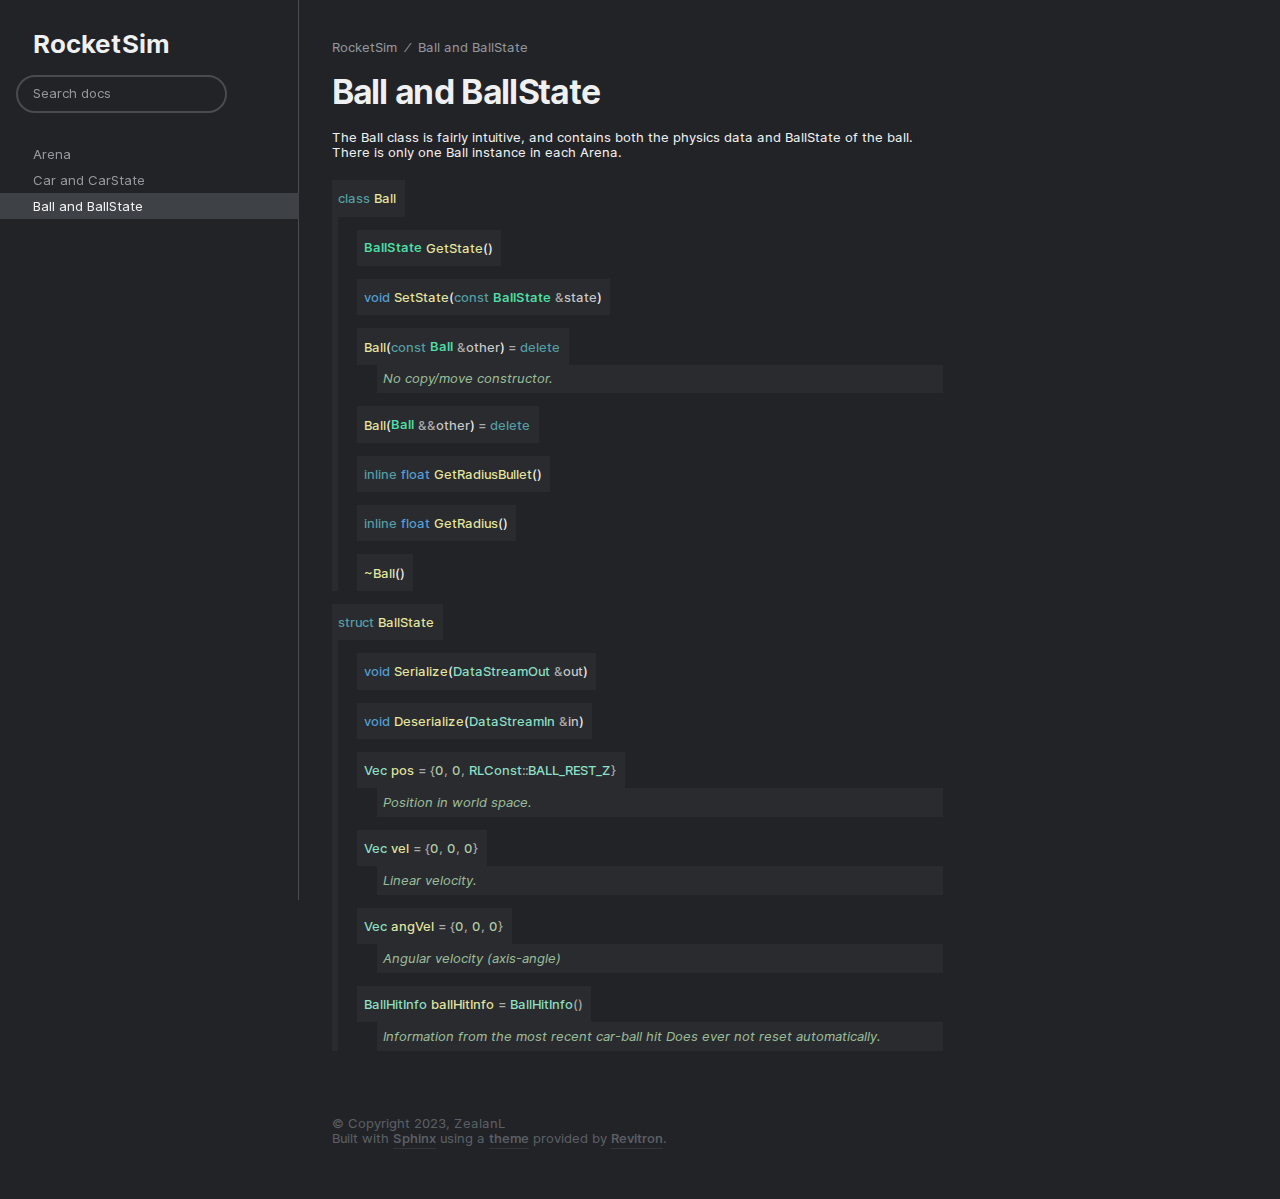
<file: ball.html>
<!DOCTYPE html>
<html class="writer-html5 dark" lang="en" >
<head>
	<meta charset="utf-8">
	<meta name="generator" content="Docutils 0.18.1: http://docutils.sourceforge.net/" />

	<meta name="viewport" content="width=device-width, initial-scale=1.0">
	
		<title>Ball and BallState &mdash; RocketSim  documentation</title>
	
	
	
	<link rel="stylesheet" href="_static/css/theme.css" type="text/css" />
	<link rel="stylesheet" href="_static/pygments.css" type="text/css" />
	<link rel="stylesheet" href="_static/pygments.css" type="text/css" />
	<link rel="stylesheet" href="_static/css/theme.css" type="text/css" />
	<link rel="stylesheet" href="_static/graphviz.css" type="text/css" />

	
	
	
	

	
	<!--[if lt IE 9]>
		<script src="_static/js/html5shiv.min.js"></script>
	<![endif]-->
	
		
			<script type="text/javascript" id="documentation_options" data-url_root="./" src="_static/documentation_options.js"></script>
				<script data-url_root="./" id="documentation_options" src="_static/documentation_options.js"></script>
				<script src="_static/doctools.js"></script>
				<script src="_static/sphinx_highlight.js"></script>
		
		<script type="text/javascript" src="_static/js/theme.js"></script>

		
		<link rel="index" title="Index" href="genindex.html" />
		<link rel="search" title="Search" href="search.html" />
		<link rel="prev" title="Car and CarState" href="car.html" /> 
</head>
<body class="wy-body-for-nav">


	 
	<div class="wy-grid-for-nav">
		
		<nav data-toggle="wy-nav-shift" class="wy-nav-side">
			<div class="wy-side-scroll">
				<div class="wy-side-nav-search">
					
						<div class="brand">
							<a href="index.html">
							
								RocketSim
							
							</a>
						</div>
						
<div role="search">
  <form id="rtd-search-form" class="wy-form" action="search.html" method="get">
    <input type="text" name="q" placeholder="Search docs" />
    <input type="hidden" name="check_keywords" value="yes" />
    <input type="hidden" name="area" value="default" />
  </form>
</div>
					
				</div>
				
				<div class="wy-menu wy-menu-vertical" data-spy="affix" role="navigation" aria-label="main navigation">
					
						
						
							
						
						
							<ul class="current">
<li class="toctree-l1"><a class="reference internal" href="arena.html">Arena</a></li>
<li class="toctree-l1"><a class="reference internal" href="car.html">Car and CarState</a></li>
<li class="toctree-l1 current"><a class="current reference internal" href="#">Ball and BallState</a></li>
</ul>

						
					
				</div>
				
			</div>
		</nav>

		<section data-toggle="wy-nav-shift" class="wy-nav-content-wrap">

			
			<nav class="wy-nav-top" aria-label="top navigation">
			
				<i data-toggle="wy-nav-top" class="fa fa-bars"></i>
				<a href="index.html">
					
						RocketSim
					
				</a>
			
			</nav>


			<div class="wy-nav-content">
				
				<div class="rst-content">
				
					<div role="navigation" aria-label="breadcrumbs navigation">

	<ul class="wy-breadcrumbs">
		
			
				<li><a href="index.html">RocketSim</a> ⁄&nbsp;</li>
				
				<li><a href="">Ball and BallState</a></li>
			
		
		
			<li class="wy-breadcrumbs-aside">
			
			</li>
		
	</ul>

</div>
					<div role="main" class="document" itemscope="itemscope" itemtype="http://schema.org/Article">
					 <div itemprop="articleBody">
						
  <section id="ball-and-ballstate">
<h1>Ball and BallState<a class="headerlink" href="#ball-and-ballstate" title="Permalink to this heading">¶</a></h1>
<p>The Ball class is fairly intuitive, and contains both the physics data and BallState of the ball.
There is only one Ball instance in each Arena.</p>
<dl class="cpp class">
<dt class="sig sig-object cpp" id="_CPPv44Ball">
<span id="_CPPv34Ball"></span><span id="_CPPv24Ball"></span><span id="Ball"></span><span class="target" id="class_ball"></span><span class="k"><span class="pre">class</span></span><span class="w"> </span><span class="sig-name descname"><span class="n"><span class="pre">Ball</span></span></span><a class="headerlink" href="#_CPPv44Ball" title="Permalink to this definition">¶</a><br /></dt>
<dd><div class="breathe-sectiondef docutils container">
<p class="breathe-sectiondef-title rubric" id="breathe-section-title-public-functions">Public Functions</p>
<dl class="cpp function">
<dt class="sig sig-object cpp" id="_CPPv4N4Ball8GetStateEv">
<span id="_CPPv3N4Ball8GetStateEv"></span><span id="_CPPv2N4Ball8GetStateEv"></span><span id="Ball::GetState"></span><span class="target" id="class_ball_1a1836b1d5536f636aaaa4a4ccd17b2f80"></span><a class="reference internal" href="#_CPPv49BallState" title="BallState"><span class="n"><span class="pre">BallState</span></span></a><span class="w"> </span><span class="sig-name descname"><span class="n"><span class="pre">GetState</span></span></span><span class="sig-paren">(</span><span class="sig-paren">)</span><a class="headerlink" href="#_CPPv4N4Ball8GetStateEv" title="Permalink to this definition">¶</a><br /></dt>
<dd></dd></dl>

<dl class="cpp function">
<dt class="sig sig-object cpp" id="_CPPv4N4Ball8SetStateERK9BallState">
<span id="_CPPv3N4Ball8SetStateERK9BallState"></span><span id="_CPPv2N4Ball8SetStateERK9BallState"></span><span id="Ball::SetState__BallStateCR"></span><span class="target" id="class_ball_1ac070e7052bf2b84ed6d03bebc2edff25"></span><span class="kt"><span class="pre">void</span></span><span class="w"> </span><span class="sig-name descname"><span class="n"><span class="pre">SetState</span></span></span><span class="sig-paren">(</span><span class="k"><span class="pre">const</span></span><span class="w"> </span><a class="reference internal" href="#_CPPv49BallState" title="BallState"><span class="n"><span class="pre">BallState</span></span></a><span class="w"> </span><span class="p"><span class="pre">&amp;</span></span><span class="n sig-param"><span class="pre">state</span></span><span class="sig-paren">)</span><a class="headerlink" href="#_CPPv4N4Ball8SetStateERK9BallState" title="Permalink to this definition">¶</a><br /></dt>
<dd></dd></dl>

<dl class="cpp function">
<dt class="sig sig-object cpp" id="_CPPv4N4Ball4BallERK4Ball">
<span id="_CPPv3N4Ball4BallERK4Ball"></span><span id="_CPPv2N4Ball4BallERK4Ball"></span><span id="Ball::Ball__BallCR"></span><span class="target" id="class_ball_1a24e7c8795fd9ee0302f80fc0e16affac"></span><span class="sig-name descname"><span class="n"><span class="pre">Ball</span></span></span><span class="sig-paren">(</span><span class="k"><span class="pre">const</span></span><span class="w"> </span><a class="reference internal" href="#_CPPv4N4Ball4BallERK4Ball" title="Ball::Ball"><span class="n"><span class="pre">Ball</span></span></a><span class="w"> </span><span class="p"><span class="pre">&amp;</span></span><span class="n sig-param"><span class="pre">other</span></span><span class="sig-paren">)</span><span class="w"> </span><span class="p"><span class="pre">=</span></span><span class="w"> </span><span class="k"><span class="pre">delete</span></span><a class="headerlink" href="#_CPPv4N4Ball4BallERK4Ball" title="Permalink to this definition">¶</a><br /></dt>
<dd><p>No copy/move constructor. </p>
</dd></dl>

<dl class="cpp function">
<dt class="sig sig-object cpp" id="_CPPv4N4Ball4BallERR4Ball">
<span id="_CPPv3N4Ball4BallERR4Ball"></span><span id="_CPPv2N4Ball4BallERR4Ball"></span><span id="Ball::Ball__BallRR"></span><span class="target" id="class_ball_1a36729bac4a192ba62499e8d10246fc34"></span><span class="sig-name descname"><span class="n"><span class="pre">Ball</span></span></span><span class="sig-paren">(</span><a class="reference internal" href="#_CPPv4N4Ball4BallERR4Ball" title="Ball::Ball"><span class="n"><span class="pre">Ball</span></span></a><span class="w"> </span><span class="p"><span class="pre">&amp;</span></span><span class="p"><span class="pre">&amp;</span></span><span class="n sig-param"><span class="pre">other</span></span><span class="sig-paren">)</span><span class="w"> </span><span class="p"><span class="pre">=</span></span><span class="w"> </span><span class="k"><span class="pre">delete</span></span><a class="headerlink" href="#_CPPv4N4Ball4BallERR4Ball" title="Permalink to this definition">¶</a><br /></dt>
<dd></dd></dl>

<dl class="cpp function">
<dt class="sig sig-object cpp" id="_CPPv4N4Ball15GetRadiusBulletEv">
<span id="_CPPv3N4Ball15GetRadiusBulletEv"></span><span id="_CPPv2N4Ball15GetRadiusBulletEv"></span><span id="Ball::GetRadiusBullet"></span><span class="target" id="class_ball_1a30d52f5dcad019320f07d067085a5f37"></span><span class="k"><span class="pre">inline</span></span><span class="w"> </span><span class="kt"><span class="pre">float</span></span><span class="w"> </span><span class="sig-name descname"><span class="n"><span class="pre">GetRadiusBullet</span></span></span><span class="sig-paren">(</span><span class="sig-paren">)</span><a class="headerlink" href="#_CPPv4N4Ball15GetRadiusBulletEv" title="Permalink to this definition">¶</a><br /></dt>
<dd></dd></dl>

<dl class="cpp function">
<dt class="sig sig-object cpp" id="_CPPv4N4Ball9GetRadiusEv">
<span id="_CPPv3N4Ball9GetRadiusEv"></span><span id="_CPPv2N4Ball9GetRadiusEv"></span><span id="Ball::GetRadius"></span><span class="target" id="class_ball_1abc31b1347d291ce28f901909e9843280"></span><span class="k"><span class="pre">inline</span></span><span class="w"> </span><span class="kt"><span class="pre">float</span></span><span class="w"> </span><span class="sig-name descname"><span class="n"><span class="pre">GetRadius</span></span></span><span class="sig-paren">(</span><span class="sig-paren">)</span><a class="headerlink" href="#_CPPv4N4Ball9GetRadiusEv" title="Permalink to this definition">¶</a><br /></dt>
<dd></dd></dl>

<dl class="cpp function">
<dt class="sig sig-object cpp" id="_CPPv4N4BallD0Ev">
<span id="_CPPv3N4BallD0Ev"></span><span id="_CPPv2N4BallD0Ev"></span><span id="Ball::~Ball"></span><span class="target" id="class_ball_1a20f2f6ac0bf648f406a8e12e63429fcd"></span><span class="sig-name descname"><span class="n"><span class="pre">~Ball</span></span></span><span class="sig-paren">(</span><span class="sig-paren">)</span><a class="headerlink" href="#_CPPv4N4BallD0Ev" title="Permalink to this definition">¶</a><br /></dt>
<dd></dd></dl>

</div>
</dd></dl>

<dl class="cpp struct">
<dt class="sig sig-object cpp" id="_CPPv49BallState">
<span id="_CPPv39BallState"></span><span id="_CPPv29BallState"></span><span id="BallState"></span><span class="target" id="struct_ball_state"></span><span class="k"><span class="pre">struct</span></span><span class="w"> </span><span class="sig-name descname"><span class="n"><span class="pre">BallState</span></span></span><a class="headerlink" href="#_CPPv49BallState" title="Permalink to this definition">¶</a><br /></dt>
<dd><div class="breathe-sectiondef docutils container">
<p class="breathe-sectiondef-title rubric" id="breathe-section-title-public-functions">Public Functions</p>
<dl class="cpp function">
<dt class="sig sig-object cpp" id="_CPPv4N9BallState9SerializeER13DataStreamOut">
<span id="_CPPv3N9BallState9SerializeER13DataStreamOut"></span><span id="_CPPv2N9BallState9SerializeER13DataStreamOut"></span><span id="BallState::Serialize__DataStreamOutR"></span><span class="target" id="struct_ball_state_1a2889e4aa6b86d2e37ee0cb0da74d9e0c"></span><span class="kt"><span class="pre">void</span></span><span class="w"> </span><span class="sig-name descname"><span class="n"><span class="pre">Serialize</span></span></span><span class="sig-paren">(</span><span class="n"><span class="pre">DataStreamOut</span></span><span class="w"> </span><span class="p"><span class="pre">&amp;</span></span><span class="n sig-param"><span class="pre">out</span></span><span class="sig-paren">)</span><a class="headerlink" href="#_CPPv4N9BallState9SerializeER13DataStreamOut" title="Permalink to this definition">¶</a><br /></dt>
<dd></dd></dl>

<dl class="cpp function">
<dt class="sig sig-object cpp" id="_CPPv4N9BallState11DeserializeER12DataStreamIn">
<span id="_CPPv3N9BallState11DeserializeER12DataStreamIn"></span><span id="_CPPv2N9BallState11DeserializeER12DataStreamIn"></span><span id="BallState::Deserialize__DataStreamInR"></span><span class="target" id="struct_ball_state_1aebd80ae1f669926ce1e028294e6168b4"></span><span class="kt"><span class="pre">void</span></span><span class="w"> </span><span class="sig-name descname"><span class="n"><span class="pre">Deserialize</span></span></span><span class="sig-paren">(</span><span class="n"><span class="pre">DataStreamIn</span></span><span class="w"> </span><span class="p"><span class="pre">&amp;</span></span><span class="n sig-param"><span class="pre">in</span></span><span class="sig-paren">)</span><a class="headerlink" href="#_CPPv4N9BallState11DeserializeER12DataStreamIn" title="Permalink to this definition">¶</a><br /></dt>
<dd></dd></dl>

</div>
<div class="breathe-sectiondef docutils container">
<p class="breathe-sectiondef-title rubric" id="breathe-section-title-public-members">Public Members</p>
<dl class="cpp var">
<dt class="sig sig-object cpp" id="_CPPv4N9BallState3posE">
<span id="_CPPv3N9BallState3posE"></span><span id="_CPPv2N9BallState3posE"></span><span id="BallState::pos__Vec"></span><span class="target" id="struct_ball_state_1a757cabfd0af5a0ae1da9fc17aa47c2f8"></span><span class="n"><span class="pre">Vec</span></span><span class="w"> </span><span class="sig-name descname"><span class="n"><span class="pre">pos</span></span></span><span class="w"> </span><span class="p"><span class="pre">=</span></span><span class="w"> </span><span class="p"><span class="pre">{</span></span><span class="m"><span class="pre">0</span></span><span class="p"><span class="pre">,</span></span><span class="w"> </span><span class="m"><span class="pre">0</span></span><span class="p"><span class="pre">,</span></span><span class="w"> </span><span class="n"><span class="pre">RLConst</span></span><span class="p"><span class="pre">::</span></span><span class="n"><span class="pre">BALL_REST_Z</span></span><span class="p"><span class="pre">}</span></span><a class="headerlink" href="#_CPPv4N9BallState3posE" title="Permalink to this definition">¶</a><br /></dt>
<dd><p>Position in world space. </p>
</dd></dl>

<dl class="cpp var">
<dt class="sig sig-object cpp" id="_CPPv4N9BallState3velE">
<span id="_CPPv3N9BallState3velE"></span><span id="_CPPv2N9BallState3velE"></span><span id="BallState::vel__Vec"></span><span class="target" id="struct_ball_state_1af06f4a2ea72a70bf6f2cc6d818681893"></span><span class="n"><span class="pre">Vec</span></span><span class="w"> </span><span class="sig-name descname"><span class="n"><span class="pre">vel</span></span></span><span class="w"> </span><span class="p"><span class="pre">=</span></span><span class="w"> </span><span class="p"><span class="pre">{</span></span><span class="m"><span class="pre">0</span></span><span class="p"><span class="pre">,</span></span><span class="w"> </span><span class="m"><span class="pre">0</span></span><span class="p"><span class="pre">,</span></span><span class="w"> </span><span class="m"><span class="pre">0</span></span><span class="p"><span class="pre">}</span></span><a class="headerlink" href="#_CPPv4N9BallState3velE" title="Permalink to this definition">¶</a><br /></dt>
<dd><p>Linear velocity. </p>
</dd></dl>

<dl class="cpp var">
<dt class="sig sig-object cpp" id="_CPPv4N9BallState6angVelE">
<span id="_CPPv3N9BallState6angVelE"></span><span id="_CPPv2N9BallState6angVelE"></span><span id="BallState::angVel__Vec"></span><span class="target" id="struct_ball_state_1ad694505b1cc5626dc7246ce079688f40"></span><span class="n"><span class="pre">Vec</span></span><span class="w"> </span><span class="sig-name descname"><span class="n"><span class="pre">angVel</span></span></span><span class="w"> </span><span class="p"><span class="pre">=</span></span><span class="w"> </span><span class="p"><span class="pre">{</span></span><span class="m"><span class="pre">0</span></span><span class="p"><span class="pre">,</span></span><span class="w"> </span><span class="m"><span class="pre">0</span></span><span class="p"><span class="pre">,</span></span><span class="w"> </span><span class="m"><span class="pre">0</span></span><span class="p"><span class="pre">}</span></span><a class="headerlink" href="#_CPPv4N9BallState6angVelE" title="Permalink to this definition">¶</a><br /></dt>
<dd><p>Angular velocity (axis-angle) </p>
</dd></dl>

<dl class="cpp var">
<dt class="sig sig-object cpp" id="_CPPv4N9BallState11ballHitInfoE">
<span id="_CPPv3N9BallState11ballHitInfoE"></span><span id="_CPPv2N9BallState11ballHitInfoE"></span><span id="BallState::ballHitInfo__BallHitInfo"></span><span class="target" id="struct_ball_state_1aef459a286291b83fb100379be67b7a4e"></span><span class="n"><span class="pre">BallHitInfo</span></span><span class="w"> </span><span class="sig-name descname"><span class="n"><span class="pre">ballHitInfo</span></span></span><span class="w"> </span><span class="p"><span class="pre">=</span></span><span class="w"> </span><span class="n"><span class="pre">BallHitInfo</span></span><span class="p"><span class="pre">(</span></span><span class="p"><span class="pre">)</span></span><a class="headerlink" href="#_CPPv4N9BallState11ballHitInfoE" title="Permalink to this definition">¶</a><br /></dt>
<dd><p>Information from the most recent car-ball hit Does ever not reset automatically. </p>
</dd></dl>

</div>
</dd></dl>

</section>


					 </div>
					 
					</div>
					<footer>
  

  <div role="contentinfo">
    <p>
        
        &copy; Copyright 2023, ZealanL
	  <br>
      
      
      
      Built with <a href="https://www.sphinx-doc.org/">Sphinx</a> using a
      
      <a href="https://github.com/revitron/revitron-sphinx-theme">theme</a>
      
      provided by <a href="https://github.com/revitron">Revitron</a>.

    </p>
  </div> 

</footer>

				</div>
			</div>

		</section>

	</div>
	

	<script type="text/javascript">
			jQuery(function () {
					SphinxRtdTheme.Navigation.enable(true);
			});
	</script>

	
	
		
	 

 
</body>	
</html>
</file>
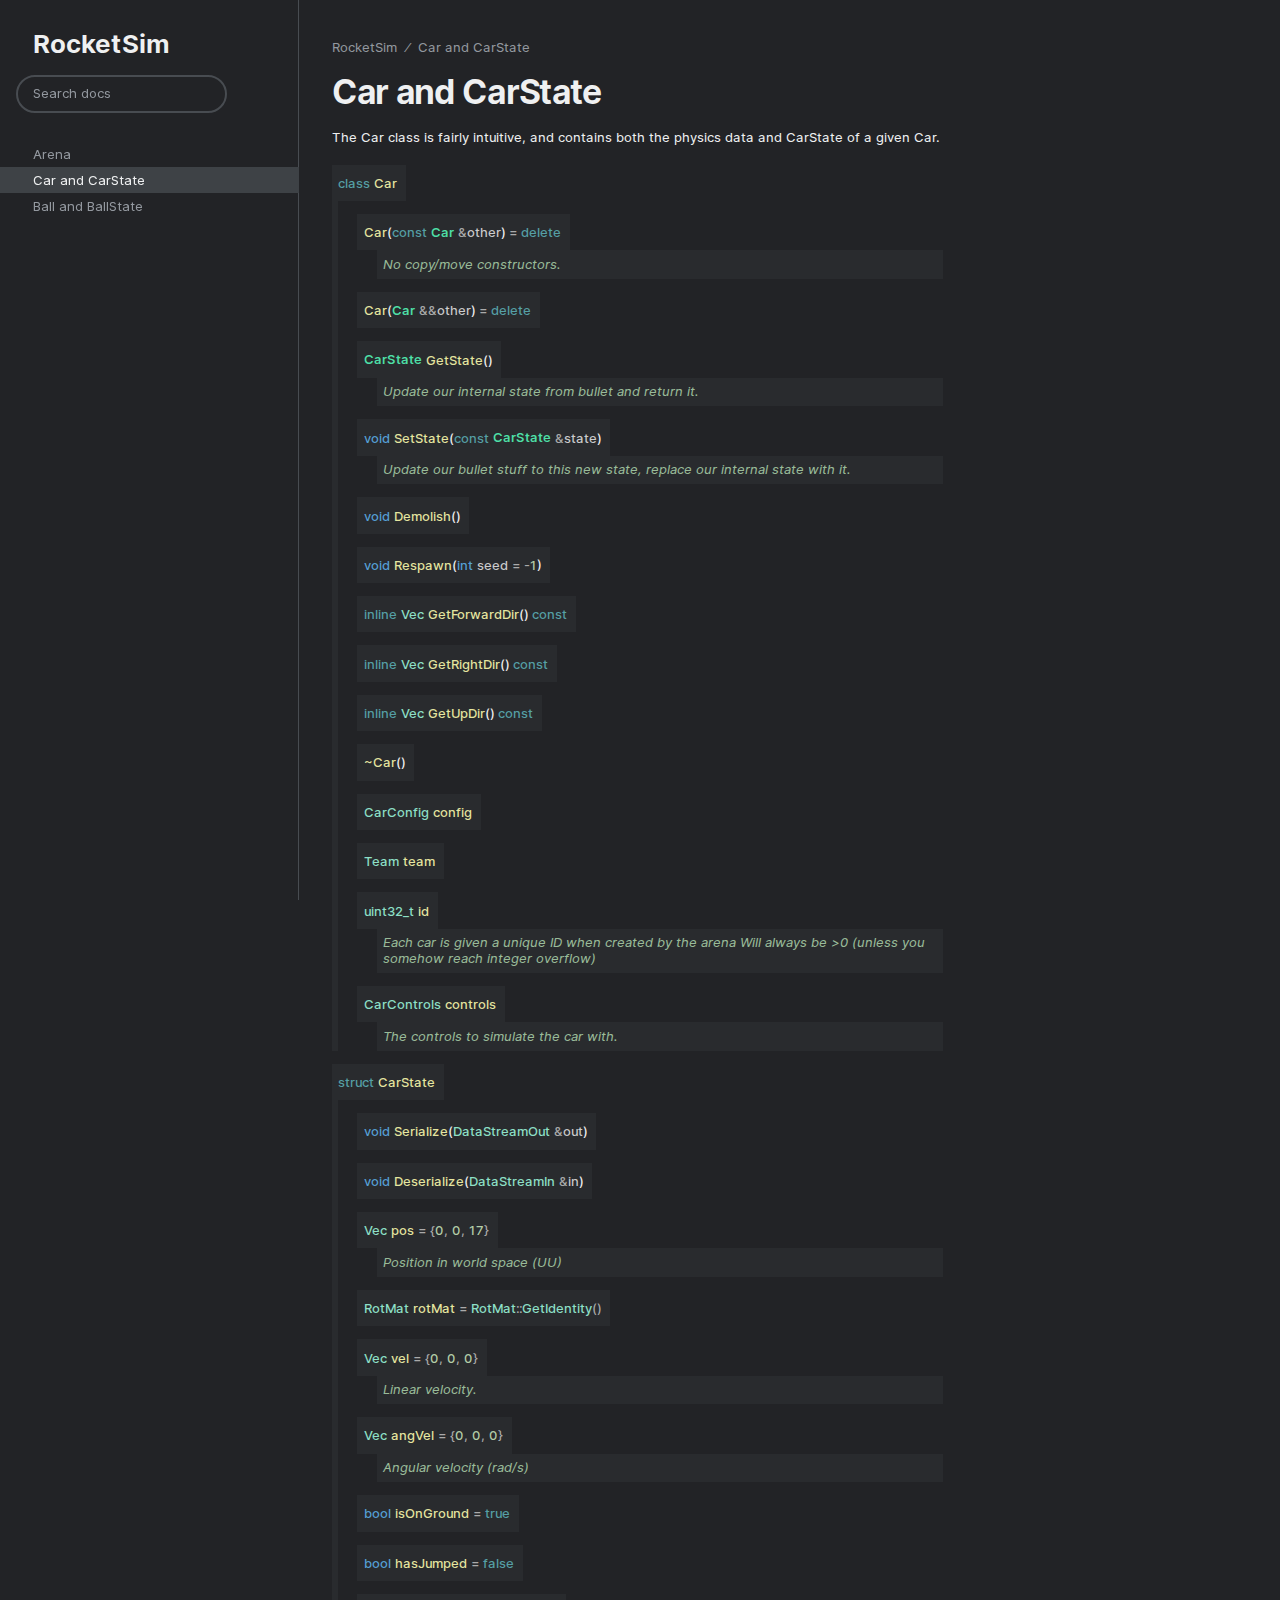
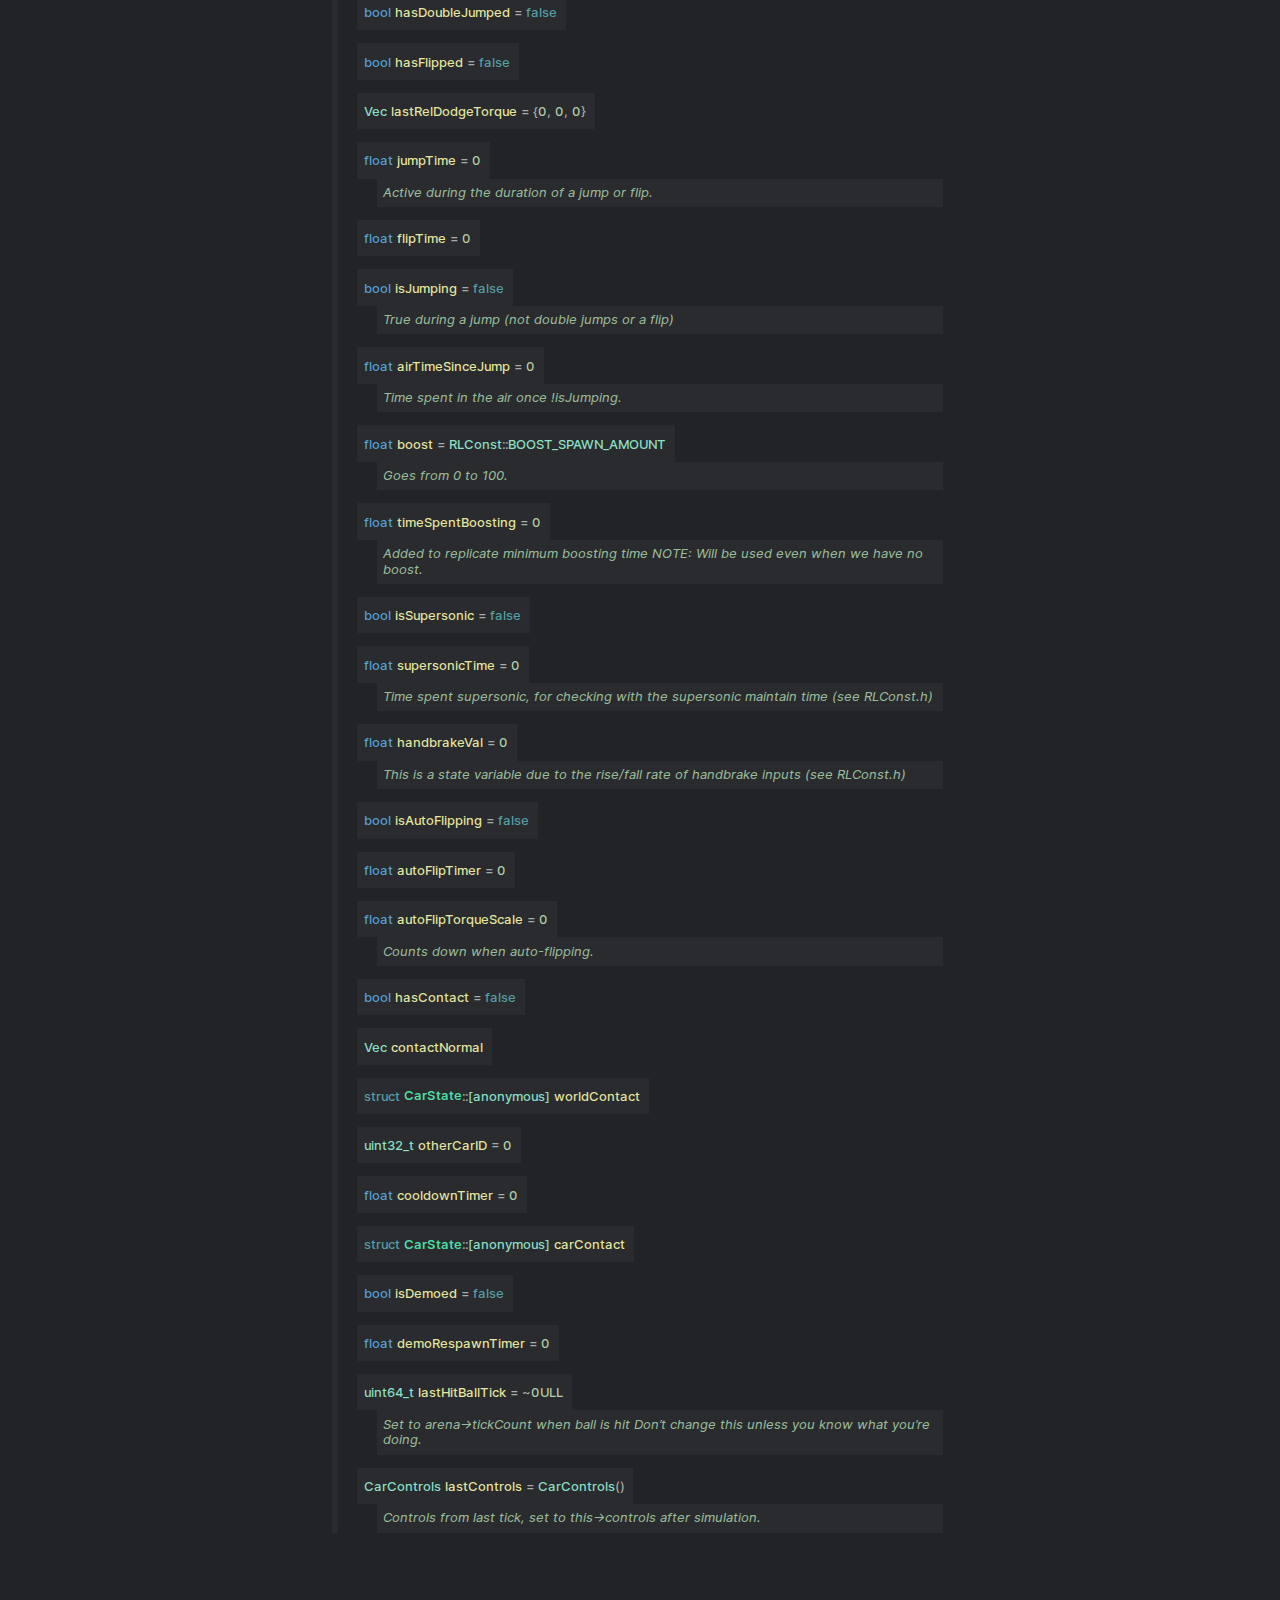
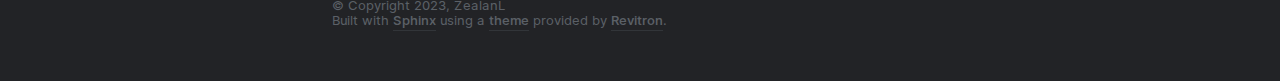
<file: car.html>
<!DOCTYPE html>
<html class="writer-html5 dark" lang="en" >
<head>
	<meta charset="utf-8">
	<meta name="generator" content="Docutils 0.18.1: http://docutils.sourceforge.net/" />

	<meta name="viewport" content="width=device-width, initial-scale=1.0">
	
		<title>Car and CarState &mdash; RocketSim  documentation</title>
	
	
	
	<link rel="stylesheet" href="_static/css/theme.css" type="text/css" />
	<link rel="stylesheet" href="_static/pygments.css" type="text/css" />
	<link rel="stylesheet" href="_static/pygments.css" type="text/css" />
	<link rel="stylesheet" href="_static/css/theme.css" type="text/css" />
	<link rel="stylesheet" href="_static/graphviz.css" type="text/css" />

	
	
	
	

	
	<!--[if lt IE 9]>
		<script src="_static/js/html5shiv.min.js"></script>
	<![endif]-->
	
		
			<script type="text/javascript" id="documentation_options" data-url_root="./" src="_static/documentation_options.js"></script>
				<script data-url_root="./" id="documentation_options" src="_static/documentation_options.js"></script>
				<script src="_static/doctools.js"></script>
				<script src="_static/sphinx_highlight.js"></script>
		
		<script type="text/javascript" src="_static/js/theme.js"></script>

		
		<link rel="index" title="Index" href="genindex.html" />
		<link rel="search" title="Search" href="search.html" />
		<link rel="next" title="Ball and BallState" href="ball.html" />
		<link rel="prev" title="Arena" href="arena.html" /> 
</head>
<body class="wy-body-for-nav">


	 
	<div class="wy-grid-for-nav">
		
		<nav data-toggle="wy-nav-shift" class="wy-nav-side">
			<div class="wy-side-scroll">
				<div class="wy-side-nav-search">
					
						<div class="brand">
							<a href="index.html">
							
								RocketSim
							
							</a>
						</div>
						
<div role="search">
  <form id="rtd-search-form" class="wy-form" action="search.html" method="get">
    <input type="text" name="q" placeholder="Search docs" />
    <input type="hidden" name="check_keywords" value="yes" />
    <input type="hidden" name="area" value="default" />
  </form>
</div>
					
				</div>
				
				<div class="wy-menu wy-menu-vertical" data-spy="affix" role="navigation" aria-label="main navigation">
					
						
						
							
						
						
							<ul class="current">
<li class="toctree-l1"><a class="reference internal" href="arena.html">Arena</a></li>
<li class="toctree-l1 current"><a class="current reference internal" href="#">Car and CarState</a></li>
<li class="toctree-l1"><a class="reference internal" href="ball.html">Ball and BallState</a></li>
</ul>

						
					
				</div>
				
			</div>
		</nav>

		<section data-toggle="wy-nav-shift" class="wy-nav-content-wrap">

			
			<nav class="wy-nav-top" aria-label="top navigation">
			
				<i data-toggle="wy-nav-top" class="fa fa-bars"></i>
				<a href="index.html">
					
						RocketSim
					
				</a>
			
			</nav>


			<div class="wy-nav-content">
				
				<div class="rst-content">
				
					<div role="navigation" aria-label="breadcrumbs navigation">

	<ul class="wy-breadcrumbs">
		
			
				<li><a href="index.html">RocketSim</a> ⁄&nbsp;</li>
				
				<li><a href="">Car and CarState</a></li>
			
		
		
			<li class="wy-breadcrumbs-aside">
			
			</li>
		
	</ul>

</div>
					<div role="main" class="document" itemscope="itemscope" itemtype="http://schema.org/Article">
					 <div itemprop="articleBody">
						
  <section id="car-and-carstate">
<h1>Car and CarState<a class="headerlink" href="#car-and-carstate" title="Permalink to this heading">¶</a></h1>
<p>The Car class is fairly intuitive, and contains both the physics data and CarState of a given Car.</p>
<dl class="cpp class">
<dt class="sig sig-object cpp" id="_CPPv43Car">
<span id="_CPPv33Car"></span><span id="_CPPv23Car"></span><span id="Car"></span><span class="target" id="class_car"></span><span class="k"><span class="pre">class</span></span><span class="w"> </span><span class="sig-name descname"><span class="n"><span class="pre">Car</span></span></span><a class="headerlink" href="#_CPPv43Car" title="Permalink to this definition">¶</a><br /></dt>
<dd><div class="breathe-sectiondef docutils container">
<p class="breathe-sectiondef-title rubric" id="breathe-section-title-public-functions">Public Functions</p>
<dl class="cpp function">
<dt class="sig sig-object cpp" id="_CPPv4N3Car3CarERK3Car">
<span id="_CPPv3N3Car3CarERK3Car"></span><span id="_CPPv2N3Car3CarERK3Car"></span><span id="Car::Car__CarCR"></span><span class="target" id="class_car_1ace853e57ac9853738eb3a6bfe3f18f30"></span><span class="sig-name descname"><span class="n"><span class="pre">Car</span></span></span><span class="sig-paren">(</span><span class="k"><span class="pre">const</span></span><span class="w"> </span><a class="reference internal" href="#_CPPv4N3Car3CarERK3Car" title="Car::Car"><span class="n"><span class="pre">Car</span></span></a><span class="w"> </span><span class="p"><span class="pre">&amp;</span></span><span class="n sig-param"><span class="pre">other</span></span><span class="sig-paren">)</span><span class="w"> </span><span class="p"><span class="pre">=</span></span><span class="w"> </span><span class="k"><span class="pre">delete</span></span><a class="headerlink" href="#_CPPv4N3Car3CarERK3Car" title="Permalink to this definition">¶</a><br /></dt>
<dd><p>No copy/move constructors. </p>
</dd></dl>

<dl class="cpp function">
<dt class="sig sig-object cpp" id="_CPPv4N3Car3CarERR3Car">
<span id="_CPPv3N3Car3CarERR3Car"></span><span id="_CPPv2N3Car3CarERR3Car"></span><span id="Car::Car__CarRR"></span><span class="target" id="class_car_1aad8bfb0d59ece6e002e20bc623fead9a"></span><span class="sig-name descname"><span class="n"><span class="pre">Car</span></span></span><span class="sig-paren">(</span><a class="reference internal" href="#_CPPv4N3Car3CarERR3Car" title="Car::Car"><span class="n"><span class="pre">Car</span></span></a><span class="w"> </span><span class="p"><span class="pre">&amp;</span></span><span class="p"><span class="pre">&amp;</span></span><span class="n sig-param"><span class="pre">other</span></span><span class="sig-paren">)</span><span class="w"> </span><span class="p"><span class="pre">=</span></span><span class="w"> </span><span class="k"><span class="pre">delete</span></span><a class="headerlink" href="#_CPPv4N3Car3CarERR3Car" title="Permalink to this definition">¶</a><br /></dt>
<dd></dd></dl>

<dl class="cpp function">
<dt class="sig sig-object cpp" id="_CPPv4N3Car8GetStateEv">
<span id="_CPPv3N3Car8GetStateEv"></span><span id="_CPPv2N3Car8GetStateEv"></span><span id="Car::GetState"></span><span class="target" id="class_car_1a0a5e26d42322a98488f836341a40692b"></span><a class="reference internal" href="#_CPPv48CarState" title="CarState"><span class="n"><span class="pre">CarState</span></span></a><span class="w"> </span><span class="sig-name descname"><span class="n"><span class="pre">GetState</span></span></span><span class="sig-paren">(</span><span class="sig-paren">)</span><a class="headerlink" href="#_CPPv4N3Car8GetStateEv" title="Permalink to this definition">¶</a><br /></dt>
<dd><p>Update our internal state from bullet and return it. </p>
</dd></dl>

<dl class="cpp function">
<dt class="sig sig-object cpp" id="_CPPv4N3Car8SetStateERK8CarState">
<span id="_CPPv3N3Car8SetStateERK8CarState"></span><span id="_CPPv2N3Car8SetStateERK8CarState"></span><span id="Car::SetState__CarStateCR"></span><span class="target" id="class_car_1a37e2df0da35453ab1b317316815f367b"></span><span class="kt"><span class="pre">void</span></span><span class="w"> </span><span class="sig-name descname"><span class="n"><span class="pre">SetState</span></span></span><span class="sig-paren">(</span><span class="k"><span class="pre">const</span></span><span class="w"> </span><a class="reference internal" href="#_CPPv48CarState" title="CarState"><span class="n"><span class="pre">CarState</span></span></a><span class="w"> </span><span class="p"><span class="pre">&amp;</span></span><span class="n sig-param"><span class="pre">state</span></span><span class="sig-paren">)</span><a class="headerlink" href="#_CPPv4N3Car8SetStateERK8CarState" title="Permalink to this definition">¶</a><br /></dt>
<dd><p>Update our bullet stuff to this new state, replace our internal state with it. </p>
</dd></dl>

<dl class="cpp function">
<dt class="sig sig-object cpp" id="_CPPv4N3Car8DemolishEv">
<span id="_CPPv3N3Car8DemolishEv"></span><span id="_CPPv2N3Car8DemolishEv"></span><span id="Car::Demolish"></span><span class="target" id="class_car_1abe0420a16c3990a30b9c708581472a9c"></span><span class="kt"><span class="pre">void</span></span><span class="w"> </span><span class="sig-name descname"><span class="n"><span class="pre">Demolish</span></span></span><span class="sig-paren">(</span><span class="sig-paren">)</span><a class="headerlink" href="#_CPPv4N3Car8DemolishEv" title="Permalink to this definition">¶</a><br /></dt>
<dd></dd></dl>

<dl class="cpp function">
<dt class="sig sig-object cpp" id="_CPPv4N3Car7RespawnEi">
<span id="_CPPv3N3Car7RespawnEi"></span><span id="_CPPv2N3Car7RespawnEi"></span><span id="Car::Respawn__i"></span><span class="target" id="class_car_1aed439c664cecd6cb8adce29e27a2df80"></span><span class="kt"><span class="pre">void</span></span><span class="w"> </span><span class="sig-name descname"><span class="n"><span class="pre">Respawn</span></span></span><span class="sig-paren">(</span><span class="kt"><span class="pre">int</span></span><span class="w"> </span><span class="n sig-param"><span class="pre">seed</span></span><span class="w"> </span><span class="p"><span class="pre">=</span></span><span class="w"> </span><span class="o"><span class="pre">-</span></span><span class="m"><span class="pre">1</span></span><span class="sig-paren">)</span><a class="headerlink" href="#_CPPv4N3Car7RespawnEi" title="Permalink to this definition">¶</a><br /></dt>
<dd></dd></dl>

<dl class="cpp function">
<dt class="sig sig-object cpp" id="_CPPv4NK3Car13GetForwardDirEv">
<span id="_CPPv3NK3Car13GetForwardDirEv"></span><span id="_CPPv2NK3Car13GetForwardDirEv"></span><span id="Car::GetForwardDirC"></span><span class="target" id="class_car_1a3bc89c4956568ddbd8ae25cf48fc588a"></span><span class="k"><span class="pre">inline</span></span><span class="w"> </span><span class="n"><span class="pre">Vec</span></span><span class="w"> </span><span class="sig-name descname"><span class="n"><span class="pre">GetForwardDir</span></span></span><span class="sig-paren">(</span><span class="sig-paren">)</span><span class="w"> </span><span class="k"><span class="pre">const</span></span><a class="headerlink" href="#_CPPv4NK3Car13GetForwardDirEv" title="Permalink to this definition">¶</a><br /></dt>
<dd></dd></dl>

<dl class="cpp function">
<dt class="sig sig-object cpp" id="_CPPv4NK3Car11GetRightDirEv">
<span id="_CPPv3NK3Car11GetRightDirEv"></span><span id="_CPPv2NK3Car11GetRightDirEv"></span><span id="Car::GetRightDirC"></span><span class="target" id="class_car_1a048d95bb92d3a7023572517057f5612a"></span><span class="k"><span class="pre">inline</span></span><span class="w"> </span><span class="n"><span class="pre">Vec</span></span><span class="w"> </span><span class="sig-name descname"><span class="n"><span class="pre">GetRightDir</span></span></span><span class="sig-paren">(</span><span class="sig-paren">)</span><span class="w"> </span><span class="k"><span class="pre">const</span></span><a class="headerlink" href="#_CPPv4NK3Car11GetRightDirEv" title="Permalink to this definition">¶</a><br /></dt>
<dd></dd></dl>

<dl class="cpp function">
<dt class="sig sig-object cpp" id="_CPPv4NK3Car8GetUpDirEv">
<span id="_CPPv3NK3Car8GetUpDirEv"></span><span id="_CPPv2NK3Car8GetUpDirEv"></span><span id="Car::GetUpDirC"></span><span class="target" id="class_car_1a37a6c0901220f51d43aed2a69911e0cb"></span><span class="k"><span class="pre">inline</span></span><span class="w"> </span><span class="n"><span class="pre">Vec</span></span><span class="w"> </span><span class="sig-name descname"><span class="n"><span class="pre">GetUpDir</span></span></span><span class="sig-paren">(</span><span class="sig-paren">)</span><span class="w"> </span><span class="k"><span class="pre">const</span></span><a class="headerlink" href="#_CPPv4NK3Car8GetUpDirEv" title="Permalink to this definition">¶</a><br /></dt>
<dd></dd></dl>

<dl class="cpp function">
<dt class="sig sig-object cpp" id="_CPPv4N3CarD0Ev">
<span id="_CPPv3N3CarD0Ev"></span><span id="_CPPv2N3CarD0Ev"></span><span id="Car::~Car"></span><span class="target" id="class_car_1a5933bb06e96b159fe339a128abda888a"></span><span class="sig-name descname"><span class="n"><span class="pre">~Car</span></span></span><span class="sig-paren">(</span><span class="sig-paren">)</span><a class="headerlink" href="#_CPPv4N3CarD0Ev" title="Permalink to this definition">¶</a><br /></dt>
<dd></dd></dl>

</div>
<div class="breathe-sectiondef docutils container">
<p class="breathe-sectiondef-title rubric" id="breathe-section-title-public-members">Public Members</p>
<dl class="cpp var">
<dt class="sig sig-object cpp" id="_CPPv4N3Car6configE">
<span id="_CPPv3N3Car6configE"></span><span id="_CPPv2N3Car6configE"></span><span id="Car::config__CarConfig"></span><span class="target" id="class_car_1ae6e53c093126f3e7914e7e570049da65"></span><span class="n"><span class="pre">CarConfig</span></span><span class="w"> </span><span class="sig-name descname"><span class="n"><span class="pre">config</span></span></span><a class="headerlink" href="#_CPPv4N3Car6configE" title="Permalink to this definition">¶</a><br /></dt>
<dd></dd></dl>

<dl class="cpp var">
<dt class="sig sig-object cpp" id="_CPPv4N3Car4teamE">
<span id="_CPPv3N3Car4teamE"></span><span id="_CPPv2N3Car4teamE"></span><span id="Car::team__Team"></span><span class="target" id="class_car_1ab7f6827a9ede533022c5ee1537ada4c0"></span><span class="n"><span class="pre">Team</span></span><span class="w"> </span><span class="sig-name descname"><span class="n"><span class="pre">team</span></span></span><a class="headerlink" href="#_CPPv4N3Car4teamE" title="Permalink to this definition">¶</a><br /></dt>
<dd></dd></dl>

<dl class="cpp var">
<dt class="sig sig-object cpp" id="_CPPv4N3Car2idE">
<span id="_CPPv3N3Car2idE"></span><span id="_CPPv2N3Car2idE"></span><span id="Car::id__uint32_t"></span><span class="target" id="class_car_1ae2de96016b1bd1e7d38433d400e75f4c"></span><span class="n"><span class="pre">uint32_t</span></span><span class="w"> </span><span class="sig-name descname"><span class="n"><span class="pre">id</span></span></span><a class="headerlink" href="#_CPPv4N3Car2idE" title="Permalink to this definition">¶</a><br /></dt>
<dd><p>Each car is given a unique ID when created by the arena Will always be &gt;0 (unless you somehow reach integer overflow) </p>
</dd></dl>

<dl class="cpp var">
<dt class="sig sig-object cpp" id="_CPPv4N3Car8controlsE">
<span id="_CPPv3N3Car8controlsE"></span><span id="_CPPv2N3Car8controlsE"></span><span id="Car::controls__CarControls"></span><span class="target" id="class_car_1a61eea6c911f73ce8fdf14f93a2a2d1da"></span><span class="n"><span class="pre">CarControls</span></span><span class="w"> </span><span class="sig-name descname"><span class="n"><span class="pre">controls</span></span></span><a class="headerlink" href="#_CPPv4N3Car8controlsE" title="Permalink to this definition">¶</a><br /></dt>
<dd><p>The controls to simulate the car with. </p>
</dd></dl>

</div>
</dd></dl>

<dl class="cpp struct">
<dt class="sig sig-object cpp" id="_CPPv48CarState">
<span id="_CPPv38CarState"></span><span id="_CPPv28CarState"></span><span id="CarState"></span><span class="target" id="struct_car_state"></span><span class="k"><span class="pre">struct</span></span><span class="w"> </span><span class="sig-name descname"><span class="n"><span class="pre">CarState</span></span></span><a class="headerlink" href="#_CPPv48CarState" title="Permalink to this definition">¶</a><br /></dt>
<dd><div class="breathe-sectiondef docutils container">
<p class="breathe-sectiondef-title rubric" id="breathe-section-title-public-functions">Public Functions</p>
<dl class="cpp function">
<dt class="sig sig-object cpp" id="_CPPv4N8CarState9SerializeER13DataStreamOut">
<span id="_CPPv3N8CarState9SerializeER13DataStreamOut"></span><span id="_CPPv2N8CarState9SerializeER13DataStreamOut"></span><span id="CarState::Serialize__DataStreamOutR"></span><span class="target" id="struct_car_state_1a73d5daf65441c8d5a58bf21b6130ee30"></span><span class="kt"><span class="pre">void</span></span><span class="w"> </span><span class="sig-name descname"><span class="n"><span class="pre">Serialize</span></span></span><span class="sig-paren">(</span><span class="n"><span class="pre">DataStreamOut</span></span><span class="w"> </span><span class="p"><span class="pre">&amp;</span></span><span class="n sig-param"><span class="pre">out</span></span><span class="sig-paren">)</span><a class="headerlink" href="#_CPPv4N8CarState9SerializeER13DataStreamOut" title="Permalink to this definition">¶</a><br /></dt>
<dd></dd></dl>

<dl class="cpp function">
<dt class="sig sig-object cpp" id="_CPPv4N8CarState11DeserializeER12DataStreamIn">
<span id="_CPPv3N8CarState11DeserializeER12DataStreamIn"></span><span id="_CPPv2N8CarState11DeserializeER12DataStreamIn"></span><span id="CarState::Deserialize__DataStreamInR"></span><span class="target" id="struct_car_state_1a47ac518101b2d9726603a9064ad360d8"></span><span class="kt"><span class="pre">void</span></span><span class="w"> </span><span class="sig-name descname"><span class="n"><span class="pre">Deserialize</span></span></span><span class="sig-paren">(</span><span class="n"><span class="pre">DataStreamIn</span></span><span class="w"> </span><span class="p"><span class="pre">&amp;</span></span><span class="n sig-param"><span class="pre">in</span></span><span class="sig-paren">)</span><a class="headerlink" href="#_CPPv4N8CarState11DeserializeER12DataStreamIn" title="Permalink to this definition">¶</a><br /></dt>
<dd></dd></dl>

</div>
<div class="breathe-sectiondef docutils container">
<p class="breathe-sectiondef-title rubric" id="breathe-section-title-public-members">Public Members</p>
<dl class="cpp var">
<dt class="sig sig-object cpp" id="_CPPv4N8CarState3posE">
<span id="_CPPv3N8CarState3posE"></span><span id="_CPPv2N8CarState3posE"></span><span id="CarState::pos__Vec"></span><span class="target" id="struct_car_state_1a5c58ebdf60be39e6641f74956d04a2e5"></span><span class="n"><span class="pre">Vec</span></span><span class="w"> </span><span class="sig-name descname"><span class="n"><span class="pre">pos</span></span></span><span class="w"> </span><span class="p"><span class="pre">=</span></span><span class="w"> </span><span class="p"><span class="pre">{</span></span><span class="m"><span class="pre">0</span></span><span class="p"><span class="pre">,</span></span><span class="w"> </span><span class="m"><span class="pre">0</span></span><span class="p"><span class="pre">,</span></span><span class="w"> </span><span class="m"><span class="pre">17</span></span><span class="p"><span class="pre">}</span></span><a class="headerlink" href="#_CPPv4N8CarState3posE" title="Permalink to this definition">¶</a><br /></dt>
<dd><p>Position in world space (UU) </p>
</dd></dl>

<dl class="cpp var">
<dt class="sig sig-object cpp" id="_CPPv4N8CarState6rotMatE">
<span id="_CPPv3N8CarState6rotMatE"></span><span id="_CPPv2N8CarState6rotMatE"></span><span id="CarState::rotMat__RotMat"></span><span class="target" id="struct_car_state_1a113308941a86b40c8d89470b4dfec1e3"></span><span class="n"><span class="pre">RotMat</span></span><span class="w"> </span><span class="sig-name descname"><span class="n"><span class="pre">rotMat</span></span></span><span class="w"> </span><span class="p"><span class="pre">=</span></span><span class="w"> </span><span class="n"><span class="pre">RotMat</span></span><span class="p"><span class="pre">::</span></span><span class="n"><span class="pre">GetIdentity</span></span><span class="p"><span class="pre">(</span></span><span class="p"><span class="pre">)</span></span><a class="headerlink" href="#_CPPv4N8CarState6rotMatE" title="Permalink to this definition">¶</a><br /></dt>
<dd></dd></dl>

<dl class="cpp var">
<dt class="sig sig-object cpp" id="_CPPv4N8CarState3velE">
<span id="_CPPv3N8CarState3velE"></span><span id="_CPPv2N8CarState3velE"></span><span id="CarState::vel__Vec"></span><span class="target" id="struct_car_state_1aa222799ea38ca18d68726c5e61165f6a"></span><span class="n"><span class="pre">Vec</span></span><span class="w"> </span><span class="sig-name descname"><span class="n"><span class="pre">vel</span></span></span><span class="w"> </span><span class="p"><span class="pre">=</span></span><span class="w"> </span><span class="p"><span class="pre">{</span></span><span class="m"><span class="pre">0</span></span><span class="p"><span class="pre">,</span></span><span class="w"> </span><span class="m"><span class="pre">0</span></span><span class="p"><span class="pre">,</span></span><span class="w"> </span><span class="m"><span class="pre">0</span></span><span class="p"><span class="pre">}</span></span><a class="headerlink" href="#_CPPv4N8CarState3velE" title="Permalink to this definition">¶</a><br /></dt>
<dd><p>Linear velocity. </p>
</dd></dl>

<dl class="cpp var">
<dt class="sig sig-object cpp" id="_CPPv4N8CarState6angVelE">
<span id="_CPPv3N8CarState6angVelE"></span><span id="_CPPv2N8CarState6angVelE"></span><span id="CarState::angVel__Vec"></span><span class="target" id="struct_car_state_1a9551a45f01b7cd5c7179c0c95a4a20e9"></span><span class="n"><span class="pre">Vec</span></span><span class="w"> </span><span class="sig-name descname"><span class="n"><span class="pre">angVel</span></span></span><span class="w"> </span><span class="p"><span class="pre">=</span></span><span class="w"> </span><span class="p"><span class="pre">{</span></span><span class="m"><span class="pre">0</span></span><span class="p"><span class="pre">,</span></span><span class="w"> </span><span class="m"><span class="pre">0</span></span><span class="p"><span class="pre">,</span></span><span class="w"> </span><span class="m"><span class="pre">0</span></span><span class="p"><span class="pre">}</span></span><a class="headerlink" href="#_CPPv4N8CarState6angVelE" title="Permalink to this definition">¶</a><br /></dt>
<dd><p>Angular velocity (rad/s) </p>
</dd></dl>

<dl class="cpp var">
<dt class="sig sig-object cpp" id="_CPPv4N8CarState10isOnGroundE">
<span id="_CPPv3N8CarState10isOnGroundE"></span><span id="_CPPv2N8CarState10isOnGroundE"></span><span id="CarState::isOnGround__b"></span><span class="target" id="struct_car_state_1a0d0efee11d8835447a886686900b7695"></span><span class="kt"><span class="pre">bool</span></span><span class="w"> </span><span class="sig-name descname"><span class="n"><span class="pre">isOnGround</span></span></span><span class="w"> </span><span class="p"><span class="pre">=</span></span><span class="w"> </span><span class="k"><span class="pre">true</span></span><a class="headerlink" href="#_CPPv4N8CarState10isOnGroundE" title="Permalink to this definition">¶</a><br /></dt>
<dd></dd></dl>

<dl class="cpp var">
<dt class="sig sig-object cpp" id="_CPPv4N8CarState9hasJumpedE">
<span id="_CPPv3N8CarState9hasJumpedE"></span><span id="_CPPv2N8CarState9hasJumpedE"></span><span id="CarState::hasJumped__b"></span><span class="target" id="struct_car_state_1a931cb447ec9e4c011feaf9d1bacc9639"></span><span class="kt"><span class="pre">bool</span></span><span class="w"> </span><span class="sig-name descname"><span class="n"><span class="pre">hasJumped</span></span></span><span class="w"> </span><span class="p"><span class="pre">=</span></span><span class="w"> </span><span class="k"><span class="pre">false</span></span><a class="headerlink" href="#_CPPv4N8CarState9hasJumpedE" title="Permalink to this definition">¶</a><br /></dt>
<dd></dd></dl>

<dl class="cpp var">
<dt class="sig sig-object cpp" id="_CPPv4N8CarState15hasDoubleJumpedE">
<span id="_CPPv3N8CarState15hasDoubleJumpedE"></span><span id="_CPPv2N8CarState15hasDoubleJumpedE"></span><span id="CarState::hasDoubleJumped__b"></span><span class="target" id="struct_car_state_1ac79d99467dc317a7920965d2095bc41b"></span><span class="kt"><span class="pre">bool</span></span><span class="w"> </span><span class="sig-name descname"><span class="n"><span class="pre">hasDoubleJumped</span></span></span><span class="w"> </span><span class="p"><span class="pre">=</span></span><span class="w"> </span><span class="k"><span class="pre">false</span></span><a class="headerlink" href="#_CPPv4N8CarState15hasDoubleJumpedE" title="Permalink to this definition">¶</a><br /></dt>
<dd></dd></dl>

<dl class="cpp var">
<dt class="sig sig-object cpp" id="_CPPv4N8CarState10hasFlippedE">
<span id="_CPPv3N8CarState10hasFlippedE"></span><span id="_CPPv2N8CarState10hasFlippedE"></span><span id="CarState::hasFlipped__b"></span><span class="target" id="struct_car_state_1aec2612fcb99d458f70eb6dc36c7c0b25"></span><span class="kt"><span class="pre">bool</span></span><span class="w"> </span><span class="sig-name descname"><span class="n"><span class="pre">hasFlipped</span></span></span><span class="w"> </span><span class="p"><span class="pre">=</span></span><span class="w"> </span><span class="k"><span class="pre">false</span></span><a class="headerlink" href="#_CPPv4N8CarState10hasFlippedE" title="Permalink to this definition">¶</a><br /></dt>
<dd></dd></dl>

<dl class="cpp var">
<dt class="sig sig-object cpp" id="_CPPv4N8CarState18lastRelDodgeTorqueE">
<span id="_CPPv3N8CarState18lastRelDodgeTorqueE"></span><span id="_CPPv2N8CarState18lastRelDodgeTorqueE"></span><span id="CarState::lastRelDodgeTorque__Vec"></span><span class="target" id="struct_car_state_1a294e9a5eac6e426ed4545967ea9b2d6e"></span><span class="n"><span class="pre">Vec</span></span><span class="w"> </span><span class="sig-name descname"><span class="n"><span class="pre">lastRelDodgeTorque</span></span></span><span class="w"> </span><span class="p"><span class="pre">=</span></span><span class="w"> </span><span class="p"><span class="pre">{</span></span><span class="m"><span class="pre">0</span></span><span class="p"><span class="pre">,</span></span><span class="w"> </span><span class="m"><span class="pre">0</span></span><span class="p"><span class="pre">,</span></span><span class="w"> </span><span class="m"><span class="pre">0</span></span><span class="p"><span class="pre">}</span></span><a class="headerlink" href="#_CPPv4N8CarState18lastRelDodgeTorqueE" title="Permalink to this definition">¶</a><br /></dt>
<dd></dd></dl>

<dl class="cpp var">
<dt class="sig sig-object cpp" id="_CPPv4N8CarState8jumpTimeE">
<span id="_CPPv3N8CarState8jumpTimeE"></span><span id="_CPPv2N8CarState8jumpTimeE"></span><span id="CarState::jumpTime__float"></span><span class="target" id="struct_car_state_1ab26ed873d715235c1e897bcc1267925b"></span><span class="kt"><span class="pre">float</span></span><span class="w"> </span><span class="sig-name descname"><span class="n"><span class="pre">jumpTime</span></span></span><span class="w"> </span><span class="p"><span class="pre">=</span></span><span class="w"> </span><span class="m"><span class="pre">0</span></span><a class="headerlink" href="#_CPPv4N8CarState8jumpTimeE" title="Permalink to this definition">¶</a><br /></dt>
<dd><p>Active during the duration of a jump or flip. </p>
</dd></dl>

<dl class="cpp var">
<dt class="sig sig-object cpp" id="_CPPv4N8CarState8flipTimeE">
<span id="_CPPv3N8CarState8flipTimeE"></span><span id="_CPPv2N8CarState8flipTimeE"></span><span id="CarState::flipTime__float"></span><span class="target" id="struct_car_state_1a7ae118a9f0741d0a443095c104c28c74"></span><span class="kt"><span class="pre">float</span></span><span class="w"> </span><span class="sig-name descname"><span class="n"><span class="pre">flipTime</span></span></span><span class="w"> </span><span class="p"><span class="pre">=</span></span><span class="w"> </span><span class="m"><span class="pre">0</span></span><a class="headerlink" href="#_CPPv4N8CarState8flipTimeE" title="Permalink to this definition">¶</a><br /></dt>
<dd></dd></dl>

<dl class="cpp var">
<dt class="sig sig-object cpp" id="_CPPv4N8CarState9isJumpingE">
<span id="_CPPv3N8CarState9isJumpingE"></span><span id="_CPPv2N8CarState9isJumpingE"></span><span id="CarState::isJumping__b"></span><span class="target" id="struct_car_state_1a7f70c7b9201824db44a03a1acce4edd3"></span><span class="kt"><span class="pre">bool</span></span><span class="w"> </span><span class="sig-name descname"><span class="n"><span class="pre">isJumping</span></span></span><span class="w"> </span><span class="p"><span class="pre">=</span></span><span class="w"> </span><span class="k"><span class="pre">false</span></span><a class="headerlink" href="#_CPPv4N8CarState9isJumpingE" title="Permalink to this definition">¶</a><br /></dt>
<dd><p>True during a jump (not double jumps or a flip) </p>
</dd></dl>

<dl class="cpp var">
<dt class="sig sig-object cpp" id="_CPPv4N8CarState16airTimeSinceJumpE">
<span id="_CPPv3N8CarState16airTimeSinceJumpE"></span><span id="_CPPv2N8CarState16airTimeSinceJumpE"></span><span id="CarState::airTimeSinceJump__float"></span><span class="target" id="struct_car_state_1a30800332081601e4c9e3f8664dbc3761"></span><span class="kt"><span class="pre">float</span></span><span class="w"> </span><span class="sig-name descname"><span class="n"><span class="pre">airTimeSinceJump</span></span></span><span class="w"> </span><span class="p"><span class="pre">=</span></span><span class="w"> </span><span class="m"><span class="pre">0</span></span><a class="headerlink" href="#_CPPv4N8CarState16airTimeSinceJumpE" title="Permalink to this definition">¶</a><br /></dt>
<dd><p>Time spent in the air once !isJumping. </p>
</dd></dl>

<dl class="cpp var">
<dt class="sig sig-object cpp" id="_CPPv4N8CarState5boostE">
<span id="_CPPv3N8CarState5boostE"></span><span id="_CPPv2N8CarState5boostE"></span><span id="CarState::boost__float"></span><span class="target" id="struct_car_state_1ae6ef9eb021d2f99ecf9c4f5fda338114"></span><span class="kt"><span class="pre">float</span></span><span class="w"> </span><span class="sig-name descname"><span class="n"><span class="pre">boost</span></span></span><span class="w"> </span><span class="p"><span class="pre">=</span></span><span class="w"> </span><span class="n"><span class="pre">RLConst</span></span><span class="p"><span class="pre">::</span></span><span class="n"><span class="pre">BOOST_SPAWN_AMOUNT</span></span><a class="headerlink" href="#_CPPv4N8CarState5boostE" title="Permalink to this definition">¶</a><br /></dt>
<dd><p>Goes from 0 to 100. </p>
</dd></dl>

<dl class="cpp var">
<dt class="sig sig-object cpp" id="_CPPv4N8CarState17timeSpentBoostingE">
<span id="_CPPv3N8CarState17timeSpentBoostingE"></span><span id="_CPPv2N8CarState17timeSpentBoostingE"></span><span id="CarState::timeSpentBoosting__float"></span><span class="target" id="struct_car_state_1a9484dc90bc4a075f9132356942cbdc80"></span><span class="kt"><span class="pre">float</span></span><span class="w"> </span><span class="sig-name descname"><span class="n"><span class="pre">timeSpentBoosting</span></span></span><span class="w"> </span><span class="p"><span class="pre">=</span></span><span class="w"> </span><span class="m"><span class="pre">0</span></span><a class="headerlink" href="#_CPPv4N8CarState17timeSpentBoostingE" title="Permalink to this definition">¶</a><br /></dt>
<dd><p>Added to replicate minimum boosting time NOTE: Will be used even when we have no boost. </p>
</dd></dl>

<dl class="cpp var">
<dt class="sig sig-object cpp" id="_CPPv4N8CarState12isSupersonicE">
<span id="_CPPv3N8CarState12isSupersonicE"></span><span id="_CPPv2N8CarState12isSupersonicE"></span><span id="CarState::isSupersonic__b"></span><span class="target" id="struct_car_state_1a3d16b80aa5e1d8fdf8060c88e0959992"></span><span class="kt"><span class="pre">bool</span></span><span class="w"> </span><span class="sig-name descname"><span class="n"><span class="pre">isSupersonic</span></span></span><span class="w"> </span><span class="p"><span class="pre">=</span></span><span class="w"> </span><span class="k"><span class="pre">false</span></span><a class="headerlink" href="#_CPPv4N8CarState12isSupersonicE" title="Permalink to this definition">¶</a><br /></dt>
<dd></dd></dl>

<dl class="cpp var">
<dt class="sig sig-object cpp" id="_CPPv4N8CarState14supersonicTimeE">
<span id="_CPPv3N8CarState14supersonicTimeE"></span><span id="_CPPv2N8CarState14supersonicTimeE"></span><span id="CarState::supersonicTime__float"></span><span class="target" id="struct_car_state_1a4bca1f9b8bebe998b6e74e0e2ce0db11"></span><span class="kt"><span class="pre">float</span></span><span class="w"> </span><span class="sig-name descname"><span class="n"><span class="pre">supersonicTime</span></span></span><span class="w"> </span><span class="p"><span class="pre">=</span></span><span class="w"> </span><span class="m"><span class="pre">0</span></span><a class="headerlink" href="#_CPPv4N8CarState14supersonicTimeE" title="Permalink to this definition">¶</a><br /></dt>
<dd><p>Time spent supersonic, for checking with the supersonic maintain time (see RLConst.h) </p>
</dd></dl>

<dl class="cpp var">
<dt class="sig sig-object cpp" id="_CPPv4N8CarState12handbrakeValE">
<span id="_CPPv3N8CarState12handbrakeValE"></span><span id="_CPPv2N8CarState12handbrakeValE"></span><span id="CarState::handbrakeVal__float"></span><span class="target" id="struct_car_state_1a40811b1d5cb1b76fb62c276193037a1e"></span><span class="kt"><span class="pre">float</span></span><span class="w"> </span><span class="sig-name descname"><span class="n"><span class="pre">handbrakeVal</span></span></span><span class="w"> </span><span class="p"><span class="pre">=</span></span><span class="w"> </span><span class="m"><span class="pre">0</span></span><a class="headerlink" href="#_CPPv4N8CarState12handbrakeValE" title="Permalink to this definition">¶</a><br /></dt>
<dd><p>This is a state variable due to the rise/fall rate of handbrake inputs (see RLConst.h) </p>
</dd></dl>

<dl class="cpp var">
<dt class="sig sig-object cpp" id="_CPPv4N8CarState14isAutoFlippingE">
<span id="_CPPv3N8CarState14isAutoFlippingE"></span><span id="_CPPv2N8CarState14isAutoFlippingE"></span><span id="CarState::isAutoFlipping__b"></span><span class="target" id="struct_car_state_1a6f05492aec2667641bdda0b111d295f8"></span><span class="kt"><span class="pre">bool</span></span><span class="w"> </span><span class="sig-name descname"><span class="n"><span class="pre">isAutoFlipping</span></span></span><span class="w"> </span><span class="p"><span class="pre">=</span></span><span class="w"> </span><span class="k"><span class="pre">false</span></span><a class="headerlink" href="#_CPPv4N8CarState14isAutoFlippingE" title="Permalink to this definition">¶</a><br /></dt>
<dd></dd></dl>

<dl class="cpp var">
<dt class="sig sig-object cpp" id="_CPPv4N8CarState13autoFlipTimerE">
<span id="_CPPv3N8CarState13autoFlipTimerE"></span><span id="_CPPv2N8CarState13autoFlipTimerE"></span><span id="CarState::autoFlipTimer__float"></span><span class="target" id="struct_car_state_1ab653ac16bc9dd351b8c87fc75908eab5"></span><span class="kt"><span class="pre">float</span></span><span class="w"> </span><span class="sig-name descname"><span class="n"><span class="pre">autoFlipTimer</span></span></span><span class="w"> </span><span class="p"><span class="pre">=</span></span><span class="w"> </span><span class="m"><span class="pre">0</span></span><a class="headerlink" href="#_CPPv4N8CarState13autoFlipTimerE" title="Permalink to this definition">¶</a><br /></dt>
<dd></dd></dl>

<dl class="cpp var">
<dt class="sig sig-object cpp" id="_CPPv4N8CarState19autoFlipTorqueScaleE">
<span id="_CPPv3N8CarState19autoFlipTorqueScaleE"></span><span id="_CPPv2N8CarState19autoFlipTorqueScaleE"></span><span id="CarState::autoFlipTorqueScale__float"></span><span class="target" id="struct_car_state_1ae3b1964f0a263454dd098a600cede6ab"></span><span class="kt"><span class="pre">float</span></span><span class="w"> </span><span class="sig-name descname"><span class="n"><span class="pre">autoFlipTorqueScale</span></span></span><span class="w"> </span><span class="p"><span class="pre">=</span></span><span class="w"> </span><span class="m"><span class="pre">0</span></span><a class="headerlink" href="#_CPPv4N8CarState19autoFlipTorqueScaleE" title="Permalink to this definition">¶</a><br /></dt>
<dd><p>Counts down when auto-flipping. </p>
</dd></dl>

<dl class="cpp var">
<dt class="sig sig-object cpp" id="_CPPv4N8CarState10hasContactE">
<span id="_CPPv3N8CarState10hasContactE"></span><span id="_CPPv2N8CarState10hasContactE"></span><span id="CarState::hasContact__b"></span><span class="target" id="struct_car_state_1acc326402507f3027cff5e74457f5f575"></span><span class="kt"><span class="pre">bool</span></span><span class="w"> </span><span class="sig-name descname"><span class="n"><span class="pre">hasContact</span></span></span><span class="w"> </span><span class="p"><span class="pre">=</span></span><span class="w"> </span><span class="k"><span class="pre">false</span></span><a class="headerlink" href="#_CPPv4N8CarState10hasContactE" title="Permalink to this definition">¶</a><br /></dt>
<dd></dd></dl>

<dl class="cpp var">
<dt class="sig sig-object cpp" id="_CPPv4N8CarState13contactNormalE">
<span id="_CPPv3N8CarState13contactNormalE"></span><span id="_CPPv2N8CarState13contactNormalE"></span><span id="CarState::contactNormal__Vec"></span><span class="target" id="struct_car_state_1a330784bb661b1a85fc3146ccef0f02a5"></span><span class="n"><span class="pre">Vec</span></span><span class="w"> </span><span class="sig-name descname"><span class="n"><span class="pre">contactNormal</span></span></span><a class="headerlink" href="#_CPPv4N8CarState13contactNormalE" title="Permalink to this definition">¶</a><br /></dt>
<dd></dd></dl>

<dl class="cpp var">
<dt class="sig sig-object cpp" id="_CPPv4N8CarState12worldContactE">
<span id="_CPPv3N8CarState12worldContactE"></span><span id="_CPPv2N8CarState12worldContactE"></span><span class="target" id="struct_car_state_1ae46935b8afb6c1f22f71f3841f592f66"></span><span class="k"><span class="pre">struct</span></span><span class="w"> </span><a class="reference internal" href="#_CPPv48CarState" title="CarState"><span class="n"><span class="pre">CarState</span></span></a><span class="p"><span class="pre">::</span></span><span class="n"><span class="pre">[anonymous]</span></span><span class="w"> </span><span class="sig-name descname"><span class="n"><span class="pre">worldContact</span></span></span><a class="headerlink" href="#_CPPv4N8CarState12worldContactE" title="Permalink to this definition">¶</a><br /></dt>
<dd></dd></dl>

<dl class="cpp var">
<dt class="sig sig-object cpp" id="_CPPv4N8CarState10otherCarIDE">
<span id="_CPPv3N8CarState10otherCarIDE"></span><span id="_CPPv2N8CarState10otherCarIDE"></span><span id="CarState::otherCarID__uint32_t"></span><span class="target" id="struct_car_state_1a65d2d03dc0ceb1606ec75aa579a5a406"></span><span class="n"><span class="pre">uint32_t</span></span><span class="w"> </span><span class="sig-name descname"><span class="n"><span class="pre">otherCarID</span></span></span><span class="w"> </span><span class="p"><span class="pre">=</span></span><span class="w"> </span><span class="m"><span class="pre">0</span></span><a class="headerlink" href="#_CPPv4N8CarState10otherCarIDE" title="Permalink to this definition">¶</a><br /></dt>
<dd></dd></dl>

<dl class="cpp var">
<dt class="sig sig-object cpp" id="_CPPv4N8CarState13cooldownTimerE">
<span id="_CPPv3N8CarState13cooldownTimerE"></span><span id="_CPPv2N8CarState13cooldownTimerE"></span><span id="CarState::cooldownTimer__float"></span><span class="target" id="struct_car_state_1a7a801979896c6d9720e966ddabf71760"></span><span class="kt"><span class="pre">float</span></span><span class="w"> </span><span class="sig-name descname"><span class="n"><span class="pre">cooldownTimer</span></span></span><span class="w"> </span><span class="p"><span class="pre">=</span></span><span class="w"> </span><span class="m"><span class="pre">0</span></span><a class="headerlink" href="#_CPPv4N8CarState13cooldownTimerE" title="Permalink to this definition">¶</a><br /></dt>
<dd></dd></dl>

<dl class="cpp var">
<dt class="sig sig-object cpp" id="_CPPv4N8CarState10carContactE">
<span id="_CPPv3N8CarState10carContactE"></span><span id="_CPPv2N8CarState10carContactE"></span><span class="target" id="struct_car_state_1a1fb08ce1fbbc508a08c5983c536b6800"></span><span class="k"><span class="pre">struct</span></span><span class="w"> </span><a class="reference internal" href="#_CPPv48CarState" title="CarState"><span class="n"><span class="pre">CarState</span></span></a><span class="p"><span class="pre">::</span></span><span class="n"><span class="pre">[anonymous]</span></span><span class="w"> </span><span class="sig-name descname"><span class="n"><span class="pre">carContact</span></span></span><a class="headerlink" href="#_CPPv4N8CarState10carContactE" title="Permalink to this definition">¶</a><br /></dt>
<dd></dd></dl>

<dl class="cpp var">
<dt class="sig sig-object cpp" id="_CPPv4N8CarState8isDemoedE">
<span id="_CPPv3N8CarState8isDemoedE"></span><span id="_CPPv2N8CarState8isDemoedE"></span><span id="CarState::isDemoed__b"></span><span class="target" id="struct_car_state_1a761679374a58238aa87711be615e43b8"></span><span class="kt"><span class="pre">bool</span></span><span class="w"> </span><span class="sig-name descname"><span class="n"><span class="pre">isDemoed</span></span></span><span class="w"> </span><span class="p"><span class="pre">=</span></span><span class="w"> </span><span class="k"><span class="pre">false</span></span><a class="headerlink" href="#_CPPv4N8CarState8isDemoedE" title="Permalink to this definition">¶</a><br /></dt>
<dd></dd></dl>

<dl class="cpp var">
<dt class="sig sig-object cpp" id="_CPPv4N8CarState16demoRespawnTimerE">
<span id="_CPPv3N8CarState16demoRespawnTimerE"></span><span id="_CPPv2N8CarState16demoRespawnTimerE"></span><span id="CarState::demoRespawnTimer__float"></span><span class="target" id="struct_car_state_1a245c7ad805c1f52b4aefefc903efd6f9"></span><span class="kt"><span class="pre">float</span></span><span class="w"> </span><span class="sig-name descname"><span class="n"><span class="pre">demoRespawnTimer</span></span></span><span class="w"> </span><span class="p"><span class="pre">=</span></span><span class="w"> </span><span class="m"><span class="pre">0</span></span><a class="headerlink" href="#_CPPv4N8CarState16demoRespawnTimerE" title="Permalink to this definition">¶</a><br /></dt>
<dd></dd></dl>

<dl class="cpp var">
<dt class="sig sig-object cpp" id="_CPPv4N8CarState15lastHitBallTickE">
<span id="_CPPv3N8CarState15lastHitBallTickE"></span><span id="_CPPv2N8CarState15lastHitBallTickE"></span><span id="CarState::lastHitBallTick__uint64_t"></span><span class="target" id="struct_car_state_1ab04ccdf55971e71ccabae3909f84af3d"></span><span class="n"><span class="pre">uint64_t</span></span><span class="w"> </span><span class="sig-name descname"><span class="n"><span class="pre">lastHitBallTick</span></span></span><span class="w"> </span><span class="p"><span class="pre">=</span></span><span class="w"> </span><span class="o"><span class="pre">~</span></span><span class="m"><span class="pre">0ULL</span></span><a class="headerlink" href="#_CPPv4N8CarState15lastHitBallTickE" title="Permalink to this definition">¶</a><br /></dt>
<dd><p>Set to arena-&gt;tickCount when ball is hit Don’t change this unless you know what you’re doing. </p>
</dd></dl>

<dl class="cpp var">
<dt class="sig sig-object cpp" id="_CPPv4N8CarState12lastControlsE">
<span id="_CPPv3N8CarState12lastControlsE"></span><span id="_CPPv2N8CarState12lastControlsE"></span><span id="CarState::lastControls__CarControls"></span><span class="target" id="struct_car_state_1a5e3e942837b1e4ac909977c1341e7097"></span><span class="n"><span class="pre">CarControls</span></span><span class="w"> </span><span class="sig-name descname"><span class="n"><span class="pre">lastControls</span></span></span><span class="w"> </span><span class="p"><span class="pre">=</span></span><span class="w"> </span><span class="n"><span class="pre">CarControls</span></span><span class="p"><span class="pre">(</span></span><span class="p"><span class="pre">)</span></span><a class="headerlink" href="#_CPPv4N8CarState12lastControlsE" title="Permalink to this definition">¶</a><br /></dt>
<dd><p>Controls from last tick, set to this-&gt;controls after simulation. </p>
</dd></dl>

</div>
</dd></dl>

</section>


					 </div>
					 
					</div>
					<footer>
  

  <div role="contentinfo">
    <p>
        
        &copy; Copyright 2023, ZealanL
	  <br>
      
      
      
      Built with <a href="https://www.sphinx-doc.org/">Sphinx</a> using a
      
      <a href="https://github.com/revitron/revitron-sphinx-theme">theme</a>
      
      provided by <a href="https://github.com/revitron">Revitron</a>.

    </p>
  </div> 

</footer>

				</div>
			</div>

		</section>

	</div>
	

	<script type="text/javascript">
			jQuery(function () {
					SphinxRtdTheme.Navigation.enable(true);
			});
	</script>

	
	
		
	 

 
</body>	
</html>
</file>
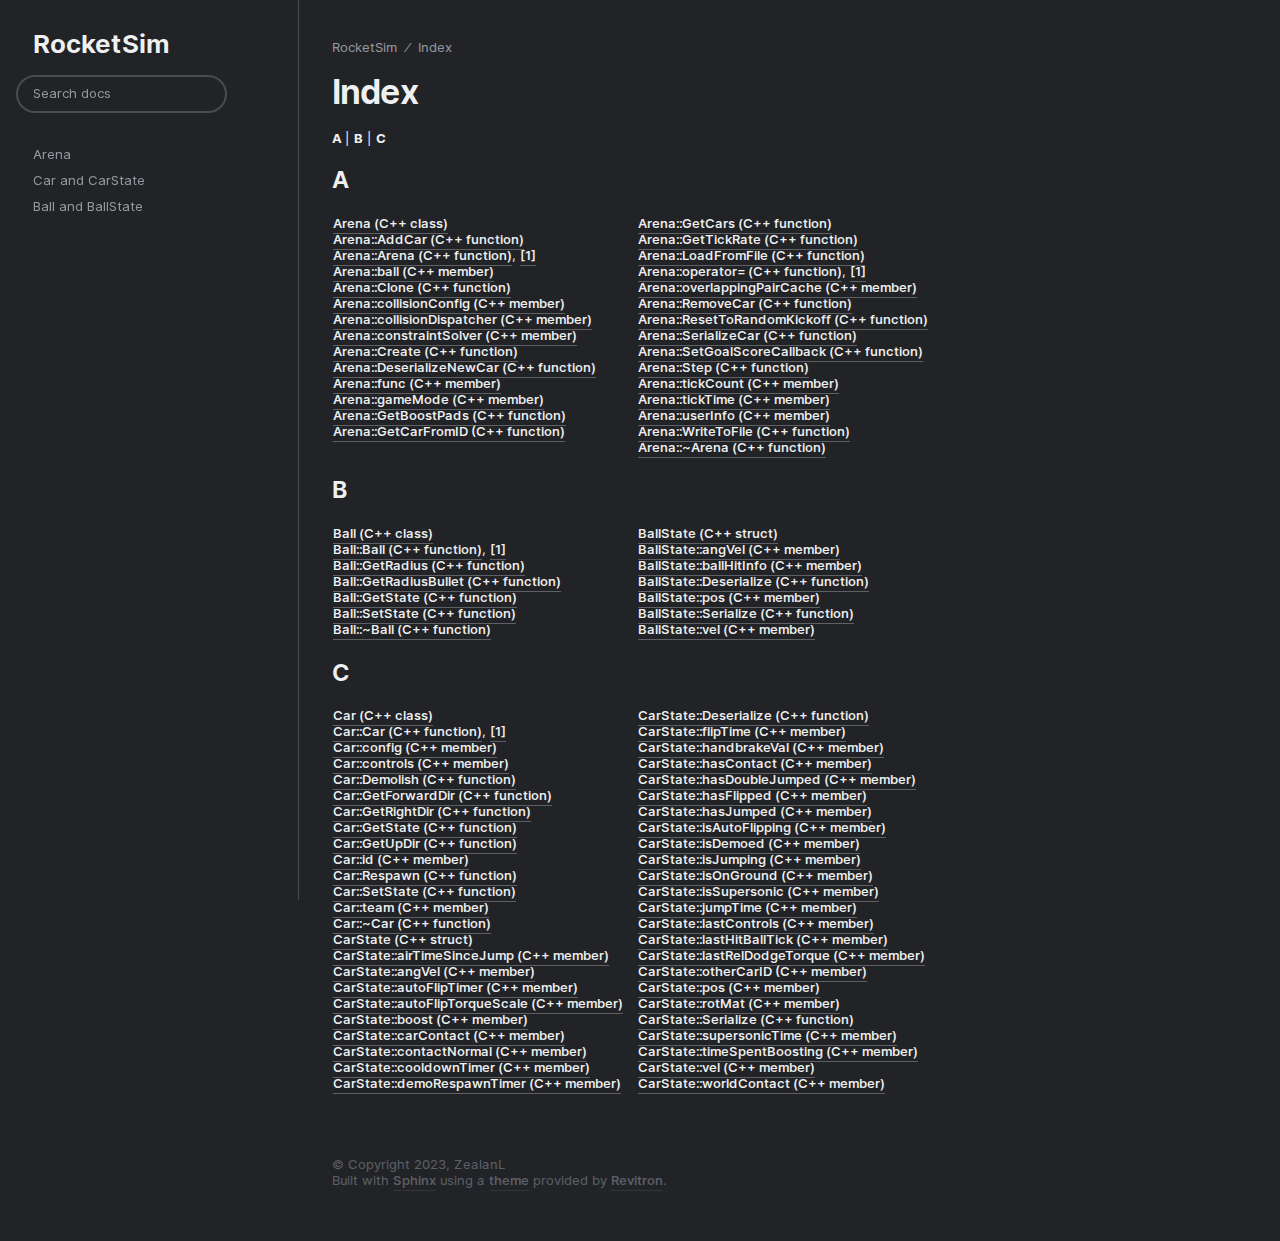
<file: genindex.html>
<!DOCTYPE html>
<html class="writer-html5 dark" lang="en" >
<head>
	<meta charset="utf-8">
	
	<meta name="viewport" content="width=device-width, initial-scale=1.0">
	
		<title>Index &mdash; RocketSim  documentation</title>
	
	
	
	<link rel="stylesheet" href="_static/css/theme.css" type="text/css" />
	<link rel="stylesheet" href="_static/pygments.css" type="text/css" />
	<link rel="stylesheet" href="_static/pygments.css" type="text/css" />
	<link rel="stylesheet" href="_static/css/theme.css" type="text/css" />
	<link rel="stylesheet" href="_static/graphviz.css" type="text/css" />

	
	
	
	

	
	<!--[if lt IE 9]>
		<script src="_static/js/html5shiv.min.js"></script>
	<![endif]-->
	
		
			<script type="text/javascript" id="documentation_options" data-url_root="./" src="_static/documentation_options.js"></script>
				<script data-url_root="./" id="documentation_options" src="_static/documentation_options.js"></script>
				<script src="_static/doctools.js"></script>
				<script src="_static/sphinx_highlight.js"></script>
		
		<script type="text/javascript" src="_static/js/theme.js"></script>

		
		<link rel="index" title="Index" href="#" />
		<link rel="search" title="Search" href="search.html" /> 
</head>
<body class="wy-body-for-nav">


	 
	<div class="wy-grid-for-nav">
		
		<nav data-toggle="wy-nav-shift" class="wy-nav-side">
			<div class="wy-side-scroll">
				<div class="wy-side-nav-search">
					
						<div class="brand">
							<a href="index.html">
							
								RocketSim
							
							</a>
						</div>
						
<div role="search">
  <form id="rtd-search-form" class="wy-form" action="search.html" method="get">
    <input type="text" name="q" placeholder="Search docs" />
    <input type="hidden" name="check_keywords" value="yes" />
    <input type="hidden" name="area" value="default" />
  </form>
</div>
					
				</div>
				
				<div class="wy-menu wy-menu-vertical" data-spy="affix" role="navigation" aria-label="main navigation">
					
						
						
							
						
						
							<ul>
<li class="toctree-l1"><a class="reference internal" href="arena.html">Arena</a></li>
<li class="toctree-l1"><a class="reference internal" href="car.html">Car and CarState</a></li>
<li class="toctree-l1"><a class="reference internal" href="ball.html">Ball and BallState</a></li>
</ul>

						
					
				</div>
				
			</div>
		</nav>

		<section data-toggle="wy-nav-shift" class="wy-nav-content-wrap">

			
			<nav class="wy-nav-top" aria-label="top navigation">
			
				<i data-toggle="wy-nav-top" class="fa fa-bars"></i>
				<a href="index.html">
					
						RocketSim
					
				</a>
			
			</nav>


			<div class="wy-nav-content">
				
				<div class="rst-content">
				
					<div role="navigation" aria-label="breadcrumbs navigation">

	<ul class="wy-breadcrumbs">
		
			
				<li><a href="index.html">RocketSim</a> ⁄&nbsp;</li>
				
				<li><a href="">Index</a></li>
			
		
		
			<li class="wy-breadcrumbs-aside">
			
			</li>
		
	</ul>

</div>
					<div role="main" class="document" itemscope="itemscope" itemtype="http://schema.org/Article">
					 <div itemprop="articleBody">
						

<h1 id="index">Index</h1>

<div class="genindex-jumpbox">
 <a href="#A"><strong>A</strong></a>
 | <a href="#B"><strong>B</strong></a>
 | <a href="#C"><strong>C</strong></a>
 
</div>
<h2 id="A">A</h2>
<table style="width: 100%" class="indextable genindextable"><tr>
  <td style="width: 33%; vertical-align: top;"><ul>
      <li><a href="arena.html#_CPPv45Arena">Arena (C++ class)</a>
</li>
      <li><a href="arena.html#_CPPv4N5Arena6AddCarE4TeamRK9CarConfig">Arena::AddCar (C++ function)</a>
</li>
      <li><a href="arena.html#_CPPv4N5Arena5ArenaERK5Arena">Arena::Arena (C++ function)</a>, <a href="arena.html#_CPPv4N5Arena5ArenaERR5Arena">[1]</a>
</li>
      <li><a href="arena.html#_CPPv4N5Arena4ballE">Arena::ball (C++ member)</a>
</li>
      <li><a href="arena.html#_CPPv4N5Arena5CloneEb">Arena::Clone (C++ function)</a>
</li>
      <li><a href="arena.html#_CPPv4N5Arena15collisionConfigE">Arena::collisionConfig (C++ member)</a>
</li>
      <li><a href="arena.html#_CPPv4N5Arena19collisionDispatcherE">Arena::collisionDispatcher (C++ member)</a>
</li>
      <li><a href="arena.html#_CPPv4N5Arena16constraintSolverE">Arena::constraintSolver (C++ member)</a>
</li>
      <li><a href="arena.html#_CPPv4N5Arena6CreateE8GameModef">Arena::Create (C++ function)</a>
</li>
      <li><a href="arena.html#_CPPv4N5Arena17DeserializeNewCarER12DataStreamIn4Team">Arena::DeserializeNewCar (C++ function)</a>
</li>
      <li><a href="arena.html#_CPPv4N5Arena4funcE">Arena::func (C++ member)</a>
</li>
      <li><a href="arena.html#_CPPv4N5Arena8gameModeE">Arena::gameMode (C++ member)</a>
</li>
      <li><a href="arena.html#_CPPv4N5Arena12GetBoostPadsEv">Arena::GetBoostPads (C++ function)</a>
</li>
      <li><a href="arena.html#_CPPv4N5Arena12GetCarFromIDE8uint32_t">Arena::GetCarFromID (C++ function)</a>
</li>
  </ul></td>
  <td style="width: 33%; vertical-align: top;"><ul>
      <li><a href="arena.html#_CPPv4N5Arena7GetCarsEv">Arena::GetCars (C++ function)</a>
</li>
      <li><a href="arena.html#_CPPv4N5Arena11GetTickRateEv">Arena::GetTickRate (C++ function)</a>
</li>
      <li><a href="arena.html#_CPPv4N5Arena12LoadFromFileENSt10filesystem4pathE">Arena::LoadFromFile (C++ function)</a>
</li>
      <li><a href="arena.html#_CPPv4N5ArenaaSERK5Arena">Arena::operator= (C++ function)</a>, <a href="arena.html#_CPPv4N5ArenaaSERR5Arena">[1]</a>
</li>
      <li><a href="arena.html#_CPPv4N5Arena20overlappingPairCacheE">Arena::overlappingPairCache (C++ member)</a>
</li>
      <li><a href="arena.html#_CPPv4N5Arena9RemoveCarEP3Car">Arena::RemoveCar (C++ function)</a>
</li>
      <li><a href="arena.html#_CPPv4N5Arena20ResetToRandomKickoffEi">Arena::ResetToRandomKickoff (C++ function)</a>
</li>
      <li><a href="arena.html#_CPPv4N5Arena12SerializeCarER13DataStreamOutP3Car">Arena::SerializeCar (C++ function)</a>
</li>
      <li><a href="arena.html#_CPPv4N5Arena20SetGoalScoreCallbackE16GoalScoreEventFnPv">Arena::SetGoalScoreCallback (C++ function)</a>
</li>
      <li><a href="arena.html#_CPPv4N5Arena4StepEi">Arena::Step (C++ function)</a>
</li>
      <li><a href="arena.html#_CPPv4N5Arena9tickCountE">Arena::tickCount (C++ member)</a>
</li>
      <li><a href="arena.html#_CPPv4N5Arena8tickTimeE">Arena::tickTime (C++ member)</a>
</li>
      <li><a href="arena.html#_CPPv4N5Arena8userInfoE">Arena::userInfo (C++ member)</a>
</li>
      <li><a href="arena.html#_CPPv4N5Arena11WriteToFileENSt10filesystem4pathE">Arena::WriteToFile (C++ function)</a>
</li>
      <li><a href="arena.html#_CPPv4N5ArenaD0Ev">Arena::~Arena (C++ function)</a>
</li>
  </ul></td>
</tr></table>

<h2 id="B">B</h2>
<table style="width: 100%" class="indextable genindextable"><tr>
  <td style="width: 33%; vertical-align: top;"><ul>
      <li><a href="ball.html#_CPPv44Ball">Ball (C++ class)</a>
</li>
      <li><a href="ball.html#_CPPv4N4Ball4BallERK4Ball">Ball::Ball (C++ function)</a>, <a href="ball.html#_CPPv4N4Ball4BallERR4Ball">[1]</a>
</li>
      <li><a href="ball.html#_CPPv4N4Ball9GetRadiusEv">Ball::GetRadius (C++ function)</a>
</li>
      <li><a href="ball.html#_CPPv4N4Ball15GetRadiusBulletEv">Ball::GetRadiusBullet (C++ function)</a>
</li>
      <li><a href="ball.html#_CPPv4N4Ball8GetStateEv">Ball::GetState (C++ function)</a>
</li>
      <li><a href="ball.html#_CPPv4N4Ball8SetStateERK9BallState">Ball::SetState (C++ function)</a>
</li>
      <li><a href="ball.html#_CPPv4N4BallD0Ev">Ball::~Ball (C++ function)</a>
</li>
  </ul></td>
  <td style="width: 33%; vertical-align: top;"><ul>
      <li><a href="ball.html#_CPPv49BallState">BallState (C++ struct)</a>
</li>
      <li><a href="ball.html#_CPPv4N9BallState6angVelE">BallState::angVel (C++ member)</a>
</li>
      <li><a href="ball.html#_CPPv4N9BallState11ballHitInfoE">BallState::ballHitInfo (C++ member)</a>
</li>
      <li><a href="ball.html#_CPPv4N9BallState11DeserializeER12DataStreamIn">BallState::Deserialize (C++ function)</a>
</li>
      <li><a href="ball.html#_CPPv4N9BallState3posE">BallState::pos (C++ member)</a>
</li>
      <li><a href="ball.html#_CPPv4N9BallState9SerializeER13DataStreamOut">BallState::Serialize (C++ function)</a>
</li>
      <li><a href="ball.html#_CPPv4N9BallState3velE">BallState::vel (C++ member)</a>
</li>
  </ul></td>
</tr></table>

<h2 id="C">C</h2>
<table style="width: 100%" class="indextable genindextable"><tr>
  <td style="width: 33%; vertical-align: top;"><ul>
      <li><a href="car.html#_CPPv43Car">Car (C++ class)</a>
</li>
      <li><a href="car.html#_CPPv4N3Car3CarERK3Car">Car::Car (C++ function)</a>, <a href="car.html#_CPPv4N3Car3CarERR3Car">[1]</a>
</li>
      <li><a href="car.html#_CPPv4N3Car6configE">Car::config (C++ member)</a>
</li>
      <li><a href="car.html#_CPPv4N3Car8controlsE">Car::controls (C++ member)</a>
</li>
      <li><a href="car.html#_CPPv4N3Car8DemolishEv">Car::Demolish (C++ function)</a>
</li>
      <li><a href="car.html#_CPPv4NK3Car13GetForwardDirEv">Car::GetForwardDir (C++ function)</a>
</li>
      <li><a href="car.html#_CPPv4NK3Car11GetRightDirEv">Car::GetRightDir (C++ function)</a>
</li>
      <li><a href="car.html#_CPPv4N3Car8GetStateEv">Car::GetState (C++ function)</a>
</li>
      <li><a href="car.html#_CPPv4NK3Car8GetUpDirEv">Car::GetUpDir (C++ function)</a>
</li>
      <li><a href="car.html#_CPPv4N3Car2idE">Car::id (C++ member)</a>
</li>
      <li><a href="car.html#_CPPv4N3Car7RespawnEi">Car::Respawn (C++ function)</a>
</li>
      <li><a href="car.html#_CPPv4N3Car8SetStateERK8CarState">Car::SetState (C++ function)</a>
</li>
      <li><a href="car.html#_CPPv4N3Car4teamE">Car::team (C++ member)</a>
</li>
      <li><a href="car.html#_CPPv4N3CarD0Ev">Car::~Car (C++ function)</a>
</li>
      <li><a href="car.html#_CPPv48CarState">CarState (C++ struct)</a>
</li>
      <li><a href="car.html#_CPPv4N8CarState16airTimeSinceJumpE">CarState::airTimeSinceJump (C++ member)</a>
</li>
      <li><a href="car.html#_CPPv4N8CarState6angVelE">CarState::angVel (C++ member)</a>
</li>
      <li><a href="car.html#_CPPv4N8CarState13autoFlipTimerE">CarState::autoFlipTimer (C++ member)</a>
</li>
      <li><a href="car.html#_CPPv4N8CarState19autoFlipTorqueScaleE">CarState::autoFlipTorqueScale (C++ member)</a>
</li>
      <li><a href="car.html#_CPPv4N8CarState5boostE">CarState::boost (C++ member)</a>
</li>
      <li><a href="car.html#_CPPv4N8CarState10carContactE">CarState::carContact (C++ member)</a>
</li>
      <li><a href="car.html#_CPPv4N8CarState13contactNormalE">CarState::contactNormal (C++ member)</a>
</li>
      <li><a href="car.html#_CPPv4N8CarState13cooldownTimerE">CarState::cooldownTimer (C++ member)</a>
</li>
      <li><a href="car.html#_CPPv4N8CarState16demoRespawnTimerE">CarState::demoRespawnTimer (C++ member)</a>
</li>
  </ul></td>
  <td style="width: 33%; vertical-align: top;"><ul>
      <li><a href="car.html#_CPPv4N8CarState11DeserializeER12DataStreamIn">CarState::Deserialize (C++ function)</a>
</li>
      <li><a href="car.html#_CPPv4N8CarState8flipTimeE">CarState::flipTime (C++ member)</a>
</li>
      <li><a href="car.html#_CPPv4N8CarState12handbrakeValE">CarState::handbrakeVal (C++ member)</a>
</li>
      <li><a href="car.html#_CPPv4N8CarState10hasContactE">CarState::hasContact (C++ member)</a>
</li>
      <li><a href="car.html#_CPPv4N8CarState15hasDoubleJumpedE">CarState::hasDoubleJumped (C++ member)</a>
</li>
      <li><a href="car.html#_CPPv4N8CarState10hasFlippedE">CarState::hasFlipped (C++ member)</a>
</li>
      <li><a href="car.html#_CPPv4N8CarState9hasJumpedE">CarState::hasJumped (C++ member)</a>
</li>
      <li><a href="car.html#_CPPv4N8CarState14isAutoFlippingE">CarState::isAutoFlipping (C++ member)</a>
</li>
      <li><a href="car.html#_CPPv4N8CarState8isDemoedE">CarState::isDemoed (C++ member)</a>
</li>
      <li><a href="car.html#_CPPv4N8CarState9isJumpingE">CarState::isJumping (C++ member)</a>
</li>
      <li><a href="car.html#_CPPv4N8CarState10isOnGroundE">CarState::isOnGround (C++ member)</a>
</li>
      <li><a href="car.html#_CPPv4N8CarState12isSupersonicE">CarState::isSupersonic (C++ member)</a>
</li>
      <li><a href="car.html#_CPPv4N8CarState8jumpTimeE">CarState::jumpTime (C++ member)</a>
</li>
      <li><a href="car.html#_CPPv4N8CarState12lastControlsE">CarState::lastControls (C++ member)</a>
</li>
      <li><a href="car.html#_CPPv4N8CarState15lastHitBallTickE">CarState::lastHitBallTick (C++ member)</a>
</li>
      <li><a href="car.html#_CPPv4N8CarState18lastRelDodgeTorqueE">CarState::lastRelDodgeTorque (C++ member)</a>
</li>
      <li><a href="car.html#_CPPv4N8CarState10otherCarIDE">CarState::otherCarID (C++ member)</a>
</li>
      <li><a href="car.html#_CPPv4N8CarState3posE">CarState::pos (C++ member)</a>
</li>
      <li><a href="car.html#_CPPv4N8CarState6rotMatE">CarState::rotMat (C++ member)</a>
</li>
      <li><a href="car.html#_CPPv4N8CarState9SerializeER13DataStreamOut">CarState::Serialize (C++ function)</a>
</li>
      <li><a href="car.html#_CPPv4N8CarState14supersonicTimeE">CarState::supersonicTime (C++ member)</a>
</li>
      <li><a href="car.html#_CPPv4N8CarState17timeSpentBoostingE">CarState::timeSpentBoosting (C++ member)</a>
</li>
      <li><a href="car.html#_CPPv4N8CarState3velE">CarState::vel (C++ member)</a>
</li>
      <li><a href="car.html#_CPPv4N8CarState12worldContactE">CarState::worldContact (C++ member)</a>
</li>
  </ul></td>
</tr></table>



					 </div>
					 
					</div>
					<footer>
  

  <div role="contentinfo">
    <p>
        
        &copy; Copyright 2023, ZealanL
	  <br>
      
      
      
      Built with <a href="https://www.sphinx-doc.org/">Sphinx</a> using a
      
      <a href="https://github.com/revitron/revitron-sphinx-theme">theme</a>
      
      provided by <a href="https://github.com/revitron">Revitron</a>.

    </p>
  </div> 

</footer>

				</div>
			</div>

		</section>

	</div>
	

	<script type="text/javascript">
			jQuery(function () {
					SphinxRtdTheme.Navigation.enable(true);
			});
	</script>

	
	
		
	 

 
</body>	
</html>
</file>
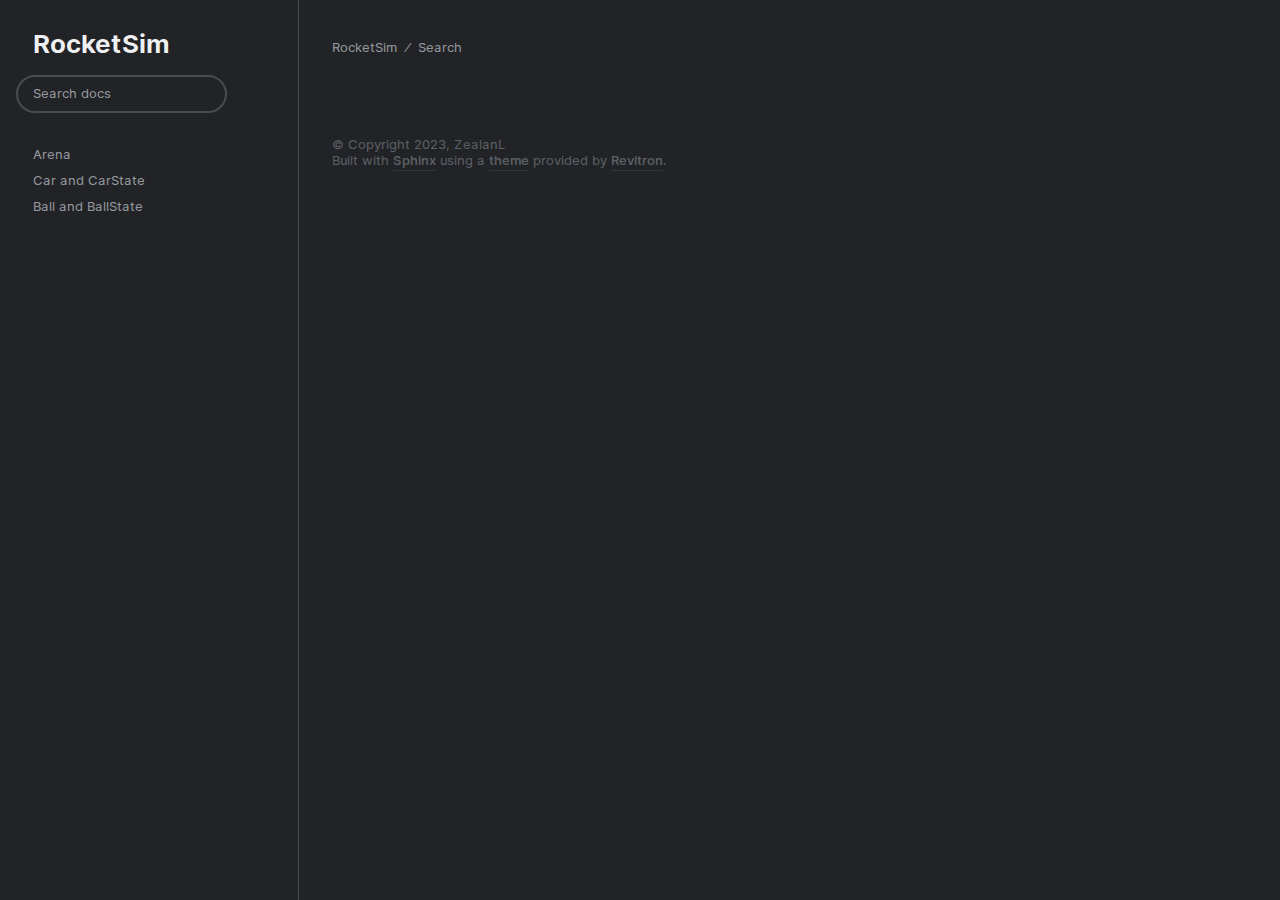
<file: search.html>
<!DOCTYPE html>
<html class="writer-html5 dark" lang="en" >
<head>
	<meta charset="utf-8">
	
	<meta name="viewport" content="width=device-width, initial-scale=1.0">
	
		<title>Search &mdash; RocketSim  documentation</title>
	
	
	
	<link rel="stylesheet" href="_static/css/theme.css" type="text/css" />
	<link rel="stylesheet" href="_static/pygments.css" type="text/css" />
	<link rel="stylesheet" href="_static/pygments.css" type="text/css" />
	<link rel="stylesheet" href="_static/css/theme.css" type="text/css" />
	<link rel="stylesheet" href="_static/graphviz.css" type="text/css" />

	
	
	
	

	
    
	<!--[if lt IE 9]>
		<script src="_static/js/html5shiv.min.js"></script>
	<![endif]-->
	
		
			<script type="text/javascript" id="documentation_options" data-url_root="./" src="_static/documentation_options.js"></script>
				<script data-url_root="./" id="documentation_options" src="_static/documentation_options.js"></script>
				<script src="_static/doctools.js"></script>
				<script src="_static/sphinx_highlight.js"></script>
		
		<script type="text/javascript" src="_static/js/theme.js"></script>

		
    <script type="text/javascript" src="_static/searchtools.js"></script>
		<link rel="index" title="Index" href="genindex.html" />
		<link rel="search" title="Search" href="#" /> 
</head>
<body class="wy-body-for-nav">


	 
	<div class="wy-grid-for-nav">
		
		<nav data-toggle="wy-nav-shift" class="wy-nav-side">
			<div class="wy-side-scroll">
				<div class="wy-side-nav-search">
					
						<div class="brand">
							<a href="index.html">
							
								RocketSim
							
							</a>
						</div>
						
<div role="search">
  <form id="rtd-search-form" class="wy-form" action="#" method="get">
    <input type="text" name="q" placeholder="Search docs" />
    <input type="hidden" name="check_keywords" value="yes" />
    <input type="hidden" name="area" value="default" />
  </form>
</div>
					
				</div>
				
				<div class="wy-menu wy-menu-vertical" data-spy="affix" role="navigation" aria-label="main navigation">
					
						
						
							
						
						
							<ul>
<li class="toctree-l1"><a class="reference internal" href="arena.html">Arena</a></li>
<li class="toctree-l1"><a class="reference internal" href="car.html">Car and CarState</a></li>
<li class="toctree-l1"><a class="reference internal" href="ball.html">Ball and BallState</a></li>
</ul>

						
					
				</div>
				
			</div>
		</nav>

		<section data-toggle="wy-nav-shift" class="wy-nav-content-wrap">

			
			<nav class="wy-nav-top" aria-label="top navigation">
			
				<i data-toggle="wy-nav-top" class="fa fa-bars"></i>
				<a href="index.html">
					
						RocketSim
					
				</a>
			
			</nav>


			<div class="wy-nav-content">
				
				<div class="rst-content">
				
					<div role="navigation" aria-label="breadcrumbs navigation">

	<ul class="wy-breadcrumbs">
		
			
				<li><a href="index.html">RocketSim</a> ⁄&nbsp;</li>
				
				<li><a href="">Search</a></li>
			
		
		
			<li class="wy-breadcrumbs-aside">
			
			</li>
		
	</ul>

</div>
					<div role="main" class="document" itemscope="itemscope" itemtype="http://schema.org/Article">
					 <div itemprop="articleBody">
						
  <noscript>
  <div id="fallback" class="admonition warning">
    <p class="last">
      Please activate JavaScript to enable the search functionality.
    </p>
  </div>
  </noscript>

  
  <div id="search-results">
  
  </div>

					 </div>
					 
					</div>
					<footer>
  

  <div role="contentinfo">
    <p>
        
        &copy; Copyright 2023, ZealanL
	  <br>
      
      
      
      Built with <a href="https://www.sphinx-doc.org/">Sphinx</a> using a
      
      <a href="https://github.com/revitron/revitron-sphinx-theme">theme</a>
      
      provided by <a href="https://github.com/revitron">Revitron</a>.

    </p>
  </div> 

</footer>

				</div>
			</div>

		</section>

	</div>
	

	<script type="text/javascript">
			jQuery(function () {
					SphinxRtdTheme.Navigation.enable(true);
			});
	</script>

	
	
		
	
  <script type="text/javascript">
    jQuery(function() { Search.loadIndex("searchindex.js"); });
  </script>
  
  <script type="text/javascript" id="searchindexloader"></script>
   


 
</body>	
</html>
</file>
<file: _static/css/theme.css>
html{
    box-sizing:border-box
}
*,:after,:before{
    box-sizing:inherit
}
article,aside,details,figcaption,figure,footer,header,hgroup,nav,section{
    display:block
}
audio,canvas,video{
    display:inline-block;
    *display:inline;
    *zoom:1
}
[hidden],audio:not([controls]){
    display:none
}
*{
    -webkit-box-sizing:border-box;
    -moz-box-sizing:border-box;
    box-sizing:border-box
}
html{
    font-size:100%;
    -webkit-text-size-adjust:100%;
    -ms-text-size-adjust:100%
}
body{
    margin:0
}
a:active,a:hover{
    outline:0
}
abbr[title]{
    border-bottom:1px dotted
}
b,strong{
    font-weight:700
}
blockquote{
    margin:0
}
dfn{
    font-style:italic
}
ins{
    background:#ff9;
    text-decoration:none
}
ins,mark{
    color:#000
}
mark{
    background:#ff0;
    font-style:italic;
    font-weight:700
}
.rst-content code,.rst-content tt,code,kbd,pre,samp{
    font-family:monospace,serif;
    _font-family:courier new,monospace;
    font-size:1em
}
pre{
    white-space:pre
}
q{
    quotes:none
}
q:after,q:before{
    content:"";
    content:none
}
small{
    font-size:85%
}
sub,sup{
    font-size:75%;
    line-height:0;
    position:relative;
    vertical-align:baseline
}
sup{
    top:-.5em
}
sub{
    bottom:-.25em
}
dl,ol,ul{
    margin:0;
    padding:0;
    list-style:none;
    list-style-image:none
}
li{
    list-style:none
}
dd{
    margin:0
}
img{
    border:0;
    -ms-interpolation-mode:bicubic;
    vertical-align:middle;
    max-width:100%
}
svg:not(:root){
    overflow:hidden
}
figure,form{
    margin:0
}
label{
    cursor:pointer
}
button,input,select,textarea{
    font-size:100%;
    margin:0;
    vertical-align:baseline;
    *vertical-align:middle
}
button,input{
    line-height:normal
}
button,input[type=button],input[type=reset],input[type=submit]{
    cursor:pointer;
    -webkit-appearance:button;
    *overflow:visible
}
button[disabled],input[disabled]{
    cursor:default
}
input[type=search]{
    -webkit-appearance:textfield;
    -moz-box-sizing:content-box;
    -webkit-box-sizing:content-box;
    box-sizing:content-box
}
textarea{
    resize:vertical
}
table{
    border-collapse:collapse;
    border-spacing:0
}
td{
    vertical-align:top
}
.chromeframe{
    margin:.2em 0;
    background:#ccc;
    color:#000;
    padding:.2em 0
}
.ir{
    display:block;
    border:0;
    text-indent:-999em;
    overflow:hidden;
    background-color:transparent;
    background-repeat:no-repeat;
    text-align:left;
    direction:ltr;
    *line-height:0
}
.ir br{
    display:none
}
.hidden{
    display:none!important;
    visibility:hidden
}
.visuallyhidden{
    border:0;
    clip:rect(0 0 0 0);
    height:1px;
    margin:-1px;
    overflow:hidden;
    padding:0;
    position:absolute;
    width:1px
}
.visuallyhidden.focusable:active,.visuallyhidden.focusable:focus{
    clip:auto;
    height:auto;
    margin:0;
    overflow:visible;
    position:static;
    width:auto
}
.invisible{
    visibility:hidden
}
.relative{
    position:relative
}
big,small{
    font-size:100%
}
@media print{
    body,html,section{
        background:none!important
    }
    *{
        box-shadow:none!important;
        text-shadow:none!important;
        filter:none!important;
        -ms-filter:none!important
    }
    a,a:visited{
        text-decoration:underline
    }
    .ir a:after,a[href^="#"]:after,a[href^="javascript:"]:after{
        content:""
    }
    blockquote,pre{
        page-break-inside:avoid
    }
    thead{
        display:table-header-group
    }
    img,tr{
        page-break-inside:avoid
    }
    img{
        max-width:100%!important
    }
    @page{
        margin:.5cm
    }
    .rst-content .toctree-wrapper>p.caption,h2,h3,p{
        orphans:3;
        widows:3
    }
    .rst-content .toctree-wrapper>p.caption,h2,h3{
        page-break-after:avoid
    }
}
.btn,.fa:before,.icon:before,.rst-content .admonition-title:before,.rst-content .code-block-caption .headerlink:before,.rst-content code.download span:first-child:before,.rst-content dl dt .headerlink:before,.rst-content h1 .headerlink:before,.rst-content h2 .headerlink:before,.rst-content h3 .headerlink:before,.rst-content h4 .headerlink:before,.rst-content h5 .headerlink:before,.rst-content h6 .headerlink:before,.rst-content p.caption .headerlink:before,.rst-content table>caption .headerlink:before,.rst-content tt.download span:first-child:before,.wy-alert,.wy-dropdown .caret:before,.wy-inline-validate.wy-inline-validate-danger .wy-input-context:before,.wy-inline-validate.wy-inline-validate-info .wy-input-context:before,.wy-inline-validate.wy-inline-validate-success .wy-input-context:before,.wy-inline-validate.wy-inline-validate-warning .wy-input-context:before,.wy-menu-vertical li.current>a,.wy-menu-vertical li.current>a span.toctree-expand:before,.wy-menu-vertical li.on a,.wy-menu-vertical li.on a span.toctree-expand:before,.wy-menu-vertical li span.toctree-expand:before,.wy-nav-top a,.wy-side-nav-search .brand>a,input[type=color],input[type=date],input[type=datetime-local],input[type=datetime],input[type=email],input[type=month],input[type=number],input[type=password],input[type=search],input[type=tel],input[type=text],input[type=time],input[type=url],input[type=week],select,textarea{
    -webkit-font-smoothing:antialiased
}
.clearfix{
    *zoom:1
}
.clearfix:after,.clearfix:before{
    display:table;
    content:""
}
.clearfix:after{
    clear:both
}
/*! * Font Awesome 4.7.0 by @davegandy - http://fontawesome.io - @fontawesome * License - http://fontawesome.io/license (Font: SIL OFL 1.1, CSS: MIT License) */
@font-face{
    font-family:FontAwesome;
    src:url(fonts/fontawesome-webfont.eot);
    src:url(fonts/fontawesome-webfont.eot?#iefix&v=4.7.0) format("embedded-opentype"),url(fonts/fontawesome-webfont.woff2) format("woff2"),url(fonts/fontawesome-webfont.woff) format("woff"),url(fonts/fontawesome-webfont.ttf) format("truetype"),url(fonts/fontawesome-webfont.svg#fontawesomeregular) format("svg");
    font-weight:400;
    font-style:normal
}
.fa,.icon,.rst-content .admonition-title,.rst-content .code-block-caption .headerlink,.rst-content code.download span:first-child,.rst-content dl dt .headerlink,.rst-content h1 .headerlink,.rst-content h2 .headerlink,.rst-content h3 .headerlink,.rst-content h4 .headerlink,.rst-content h5 .headerlink,.rst-content h6 .headerlink,.rst-content p.caption .headerlink,.rst-content table>caption .headerlink,.rst-content tt.download span:first-child,.wy-menu-vertical li.current>a span.toctree-expand,.wy-menu-vertical li.on a span.toctree-expand,.wy-menu-vertical li span.toctree-expand{
    display:inline-block;
    font:normal normal normal 14px/1 FontAwesome;
    font-size:inherit;
    text-rendering:auto;
    -webkit-font-smoothing:antialiased;
    -moz-osx-font-smoothing:grayscale
}
.fa-lg{
    font-size:1.3333333333em;
    line-height:.75em;
    vertical-align:-15%
}
.fa-2x{
    font-size:2em
}
.fa-3x{
    font-size:3em
}
.fa-4x{
    font-size:4em
}
.fa-5x{
    font-size:5em
}
.fa-fw{
    width:1.2857142857em;
    text-align:center
}
.fa-ul{
    padding-left:0;
    margin-left:2.1428571429em;
    list-style-type:none
}
.fa-ul>li{
    position:relative
}
.fa-li{
    position:absolute;
    left:-2.1428571429em;
    width:2.1428571429em;
    top:.1428571429em;
    text-align:center
}
.fa-li.fa-lg{
    left:-1.8571428571em
}
.fa-border{
    padding:.2em .25em .15em;
    border:.08em solid #eee;
    border-radius:.1em
}
.fa-pull-left{
    float:left
}
.fa-pull-right{
    float:right
}
.fa-pull-left.icon,.fa.fa-pull-left,.rst-content .code-block-caption .fa-pull-left.headerlink,.rst-content .fa-pull-left.admonition-title,.rst-content code.download span.fa-pull-left:first-child,.rst-content dl dt .fa-pull-left.headerlink,.rst-content h1 .fa-pull-left.headerlink,.rst-content h2 .fa-pull-left.headerlink,.rst-content h3 .fa-pull-left.headerlink,.rst-content h4 .fa-pull-left.headerlink,.rst-content h5 .fa-pull-left.headerlink,.rst-content h6 .fa-pull-left.headerlink,.rst-content p.caption .fa-pull-left.headerlink,.rst-content table>caption .fa-pull-left.headerlink,.rst-content tt.download span.fa-pull-left:first-child,.wy-menu-vertical li.current>a span.fa-pull-left.toctree-expand,.wy-menu-vertical li.on a span.fa-pull-left.toctree-expand,.wy-menu-vertical li span.fa-pull-left.toctree-expand{
    margin-right:.3em
}
.fa-pull-right.icon,.fa.fa-pull-right,.rst-content .code-block-caption .fa-pull-right.headerlink,.rst-content .fa-pull-right.admonition-title,.rst-content code.download span.fa-pull-right:first-child,.rst-content dl dt .fa-pull-right.headerlink,.rst-content h1 .fa-pull-right.headerlink,.rst-content h2 .fa-pull-right.headerlink,.rst-content h3 .fa-pull-right.headerlink,.rst-content h4 .fa-pull-right.headerlink,.rst-content h5 .fa-pull-right.headerlink,.rst-content h6 .fa-pull-right.headerlink,.rst-content p.caption .fa-pull-right.headerlink,.rst-content table>caption .fa-pull-right.headerlink,.rst-content tt.download span.fa-pull-right:first-child,.wy-menu-vertical li.current>a span.fa-pull-right.toctree-expand,.wy-menu-vertical li.on a span.fa-pull-right.toctree-expand,.wy-menu-vertical li span.fa-pull-right.toctree-expand{
    margin-left:.3em
}
.pull-right{
    float:right
}
.pull-left{
    float:left
}
.fa.pull-left,.pull-left.icon,.rst-content .code-block-caption .pull-left.headerlink,.rst-content .pull-left.admonition-title,.rst-content code.download span.pull-left:first-child,.rst-content dl dt .pull-left.headerlink,.rst-content h1 .pull-left.headerlink,.rst-content h2 .pull-left.headerlink,.rst-content h3 .pull-left.headerlink,.rst-content h4 .pull-left.headerlink,.rst-content h5 .pull-left.headerlink,.rst-content h6 .pull-left.headerlink,.rst-content p.caption .pull-left.headerlink,.rst-content table>caption .pull-left.headerlink,.rst-content tt.download span.pull-left:first-child,.wy-menu-vertical li.current>a span.pull-left.toctree-expand,.wy-menu-vertical li.on a span.pull-left.toctree-expand,.wy-menu-vertical li span.pull-left.toctree-expand{
    margin-right:.3em
}
.fa.pull-right,.pull-right.icon,.rst-content .code-block-caption .pull-right.headerlink,.rst-content .pull-right.admonition-title,.rst-content code.download span.pull-right:first-child,.rst-content dl dt .pull-right.headerlink,.rst-content h1 .pull-right.headerlink,.rst-content h2 .pull-right.headerlink,.rst-content h3 .pull-right.headerlink,.rst-content h4 .pull-right.headerlink,.rst-content h5 .pull-right.headerlink,.rst-content h6 .pull-right.headerlink,.rst-content p.caption .pull-right.headerlink,.rst-content table>caption .pull-right.headerlink,.rst-content tt.download span.pull-right:first-child,.wy-menu-vertical li.current>a span.pull-right.toctree-expand,.wy-menu-vertical li.on a span.pull-right.toctree-expand,.wy-menu-vertical li span.pull-right.toctree-expand{
    margin-left:.3em
}
.fa-spin{
    -webkit-animation:fa-spin 2s linear infinite;
    animation:fa-spin 2s linear infinite
}
.fa-pulse{
    -webkit-animation:fa-spin 1s steps(8) infinite;
    animation:fa-spin 1s steps(8) infinite
}
@-webkit-keyframes fa-spin{
    0%{
        -webkit-transform:rotate(0deg);
        transform:rotate(0deg)
    }
    to{
        -webkit-transform:rotate(359deg);
        transform:rotate(359deg)
    }
}
@keyframes fa-spin{
    0%{
        -webkit-transform:rotate(0deg);
        transform:rotate(0deg)
    }
    to{
        -webkit-transform:rotate(359deg);
        transform:rotate(359deg)
    }
}
.fa-rotate-90{
    -ms-filter:"progid:DXImageTransform.Microsoft.BasicImage(rotation=1)";
    -webkit-transform:rotate(90deg);
    -ms-transform:rotate(90deg);
    transform:rotate(90deg)
}
.fa-rotate-180{
    -ms-filter:"progid:DXImageTransform.Microsoft.BasicImage(rotation=2)";
    -webkit-transform:rotate(180deg);
    -ms-transform:rotate(180deg);
    transform:rotate(180deg)
}
.fa-rotate-270{
    -ms-filter:"progid:DXImageTransform.Microsoft.BasicImage(rotation=3)";
    -webkit-transform:rotate(270deg);
    -ms-transform:rotate(270deg);
    transform:rotate(270deg)
}
.fa-flip-horizontal{
    -ms-filter:"progid:DXImageTransform.Microsoft.BasicImage(rotation=0, mirror=1)";
    -webkit-transform:scaleX(-1);
    -ms-transform:scaleX(-1);
    transform:scaleX(-1)
}
.fa-flip-vertical{
    -ms-filter:"progid:DXImageTransform.Microsoft.BasicImage(rotation=2, mirror=1)";
    -webkit-transform:scaleY(-1);
    -ms-transform:scaleY(-1);
    transform:scaleY(-1)
}
:root .fa-flip-horizontal,:root .fa-flip-vertical,:root .fa-rotate-90,:root .fa-rotate-180,:root .fa-rotate-270{
    filter:none
}
.fa-stack{
    position:relative;
    display:inline-block;
    width:2em;
    height:2em;
    line-height:2em;
    vertical-align:middle
}
.fa-stack-1x,.fa-stack-2x{
    position:absolute;
    left:0;
    width:100%;
    text-align:center
}
.fa-stack-1x{
    line-height:inherit
}
.fa-stack-2x{
    font-size:2em
}
.fa-inverse{
    color:#fff
}
.fa-glass:before{
    content:""
}
.fa-music:before{
    content:""
}
.fa-search:before,.icon-search:before{
    content:""
}
.fa-envelope-o:before{
    content:""
}
.fa-heart:before{
    content:""
}
.fa-star:before{
    content:""
}
.fa-star-o:before{
    content:""
}
.fa-user:before{
    content:""
}
.fa-film:before{
    content:""
}
.fa-th-large:before{
    content:""
}
.fa-th:before{
    content:""
}
.fa-th-list:before{
    content:""
}
.fa-check:before{
    content:""
}
.fa-close:before,.fa-remove:before,.fa-times:before{
    content:""
}
.fa-search-plus:before{
    content:""
}
.fa-search-minus:before{
    content:""
}
.fa-power-off:before{
    content:""
}
.fa-signal:before{
    content:""
}
.fa-cog:before,.fa-gear:before{
    content:""
}
.fa-trash-o:before{
    content:""
}
.fa-home:before,.icon-home:before{
    content:""
}
.fa-file-o:before{
    content:""
}
.fa-clock-o:before{
    content:""
}
.fa-road:before{
    content:""
}
.fa-download:before,.rst-content code.download span:first-child:before,.rst-content tt.download span:first-child:before{
    content:""
}
.fa-arrow-circle-o-down:before{
    content:""
}
.fa-arrow-circle-o-up:before{
    content:""
}
.fa-inbox:before{
    content:""
}
.fa-play-circle-o:before{
    content:""
}
.fa-repeat:before,.fa-rotate-right:before{
    content:""
}
.fa-refresh:before{
    content:""
}
.fa-list-alt:before{
    content:""
}
.fa-lock:before{
    content:""
}
.fa-flag:before{
    content:""
}
.fa-headphones:before{
    content:""
}
.fa-volume-off:before{
    content:""
}
.fa-volume-down:before{
    content:""
}
.fa-volume-up:before{
    content:""
}
.fa-qrcode:before{
    content:""
}
.fa-barcode:before{
    content:""
}
.fa-tag:before{
    content:""
}
.fa-tags:before{
    content:""
}
.fa-book:before,.icon-book:before{
    content:""
}
.fa-bookmark:before{
    content:""
}
.fa-print:before{
    content:""
}
.fa-camera:before{
    content:""
}
.fa-font:before{
    content:""
}
.fa-bold:before{
    content:""
}
.fa-italic:before{
    content:""
}
.fa-text-height:before{
    content:""
}
.fa-text-width:before{
    content:""
}
.fa-align-left:before{
    content:""
}
.fa-align-center:before{
    content:""
}
.fa-align-right:before{
    content:""
}
.fa-align-justify:before{
    content:""
}
.fa-list:before{
    content:""
}
.fa-dedent:before,.fa-outdent:before{
    content:""
}
.fa-indent:before{
    content:""
}
.fa-video-camera:before{
    content:""
}
.fa-image:before,.fa-photo:before,.fa-picture-o:before{
    content:""
}
.fa-pencil:before{
    content:""
}
.fa-map-marker:before{
    content:""
}
.fa-adjust:before{
    content:""
}
.fa-tint:before{
    content:""
}
.fa-edit:before,.fa-pencil-square-o:before{
    content:""
}
.fa-share-square-o:before{
    content:""
}
.fa-check-square-o:before{
    content:""
}
.fa-arrows:before{
    content:""
}
.fa-step-backward:before{
    content:""
}
.fa-fast-backward:before{
    content:""
}
.fa-backward:before{
    content:""
}
.fa-play:before{
    content:""
}
.fa-pause:before{
    content:""
}
.fa-stop:before{
    content:""
}
.fa-forward:before{
    content:""
}
.fa-fast-forward:before{
    content:""
}
.fa-step-forward:before{
    content:""
}
.fa-eject:before{
    content:""
}
.fa-chevron-left:before{
    content:""
}
.fa-chevron-right:before{
    content:""
}
.fa-plus-circle:before{
    content:""
}
.fa-minus-circle:before{
    content:""
}
.fa-times-circle:before,.wy-inline-validate.wy-inline-validate-danger .wy-input-context:before{
    content:""
}
.fa-check-circle:before,.wy-inline-validate.wy-inline-validate-success .wy-input-context:before{
    content:""
}
.fa-question-circle:before{
    content:""
}
.fa-info-circle:before{
    content:""
}
.fa-crosshairs:before{
    content:""
}
.fa-times-circle-o:before{
    content:""
}
.fa-check-circle-o:before{
    content:""
}
.fa-ban:before{
    content:""
}
.fa-arrow-left:before{
    content:""
}
.fa-arrow-right:before{
    content:""
}
.fa-arrow-up:before{
    content:""
}
.fa-arrow-down:before{
    content:""
}
.fa-mail-forward:before,.fa-share:before{
    content:""
}
.fa-expand:before{
    content:""
}
.fa-compress:before{
    content:""
}
.fa-plus:before{
    content:""
}
.fa-minus:before{
    content:""
}
.fa-asterisk:before{
    content:""
}
.fa-exclamation-circle:before,.wy-inline-validate.wy-inline-validate-info .wy-input-context:before,.wy-inline-validate.wy-inline-validate-warning .wy-input-context:before{
    content:""
}
.fa-gift:before{
    content:""
}
.fa-leaf:before{
    content:""
}
.fa-fire:before,.icon-fire:before,.rst-content .admonition-title:before,.rst-content .danger .admonition-title:before,.rst-content .error .admonition-title:before,.rst-content .hint .admonition-title:before,.rst-content .important .admonition-title:before,.rst-content .note .admonition-title:before,.rst-content .seealso .admonition-title:before,.rst-content .tip .admonition-title:before{
    content:""
}
.fa-eye:before{
    content:""
}
.fa-eye-slash:before{
    content:""
}
.fa-exclamation-triangle:before,.fa-warning:before{
    content:""
}
.fa-plane:before{
    content:""
}
.fa-calendar:before{
    content:""
}
.fa-random:before{
    content:""
}
.fa-comment:before{
    content:""
}
.fa-magnet:before{
    content:""
}
.fa-chevron-up:before{
    content:""
}
.fa-chevron-down:before{
    content:""
}
.fa-retweet:before{
    content:""
}
.fa-shopping-cart:before{
    content:""
}
.fa-folder:before{
    content:""
}
.fa-folder-open:before{
    content:""
}
.fa-arrows-v:before{
    content:""
}
.fa-arrows-h:before{
    content:""
}
.fa-bar-chart-o:before,.fa-bar-chart:before{
    content:""
}
.fa-twitter-square:before{
    content:""
}
.fa-facebook-square:before{
    content:""
}
.fa-camera-retro:before{
    content:""
}
.fa-key:before{
    content:""
}
.fa-cogs:before,.fa-gears:before{
    content:""
}
.fa-comments:before{
    content:""
}
.fa-thumbs-o-up:before{
    content:""
}
.fa-thumbs-o-down:before{
    content:""
}
.fa-star-half:before{
    content:""
}
.fa-heart-o:before{
    content:""
}
.fa-sign-out:before{
    content:""
}
.fa-linkedin-square:before{
    content:""
}
.fa-thumb-tack:before{
    content:""
}
.fa-external-link:before{
    content:""
}
.fa-sign-in:before{
    content:""
}
.fa-trophy:before{
    content:""
}
.fa-github-square:before{
    content:""
}
.fa-upload:before{
    content:""
}
.fa-lemon-o:before{
    content:""
}
.fa-phone:before{
    content:""
}
.fa-square-o:before{
    content:""
}
.fa-bookmark-o:before{
    content:""
}
.fa-phone-square:before{
    content:""
}
.fa-twitter:before{
    content:""
}
.fa-facebook-f:before,.fa-facebook:before{
    content:""
}
.fa-github:before,.icon-github:before{
    content:""
}
.fa-unlock:before{
    content:""
}
.fa-credit-card:before{
    content:""
}
.fa-feed:before,.fa-rss:before{
    content:""
}
.fa-hdd-o:before{
    content:""
}
.fa-bullhorn:before{
    content:""
}
.fa-bell:before{
    content:""
}
.fa-certificate:before{
    content:""
}
.fa-hand-o-right:before{
    content:""
}
.fa-hand-o-left:before{
    content:""
}
.fa-hand-o-up:before{
    content:""
}
.fa-hand-o-down:before{
    content:""
}
.fa-arrow-circle-left:before,.icon-circle-arrow-left:before{
    content:""
}
.fa-arrow-circle-right:before,.icon-circle-arrow-right:before{
    content:""
}
.fa-arrow-circle-up:before{
    content:""
}
.fa-arrow-circle-down:before{
    content:""
}
.fa-globe:before{
    content:""
}
.fa-wrench:before{
    content:""
}
.fa-tasks:before{
    content:""
}
.fa-filter:before{
    content:""
}
.fa-briefcase:before{
    content:""
}
.fa-arrows-alt:before{
    content:""
}
.fa-group:before,.fa-users:before{
    content:""
}
.fa-chain:before,.fa-link:before,.icon-link:before{
    content:""
}
.fa-cloud:before{
    content:""
}
.fa-flask:before{
    content:""
}
.fa-cut:before,.fa-scissors:before{
    content:""
}
.fa-copy:before,.fa-files-o:before{
    content:""
}
.fa-paperclip:before{
    content:""
}
.fa-floppy-o:before,.fa-save:before{
    content:""
}
.fa-square:before{
    content:""
}
.fa-bars:before,.fa-navicon:before,.fa-reorder:before{
    content:""
}
.fa-list-ul:before{
    content:""
}
.fa-list-ol:before{
    content:""
}
.fa-strikethrough:before{
    content:""
}
.fa-underline:before{
    content:""
}
.fa-table:before{
    content:""
}
.fa-magic:before{
    content:""
}
.fa-truck:before{
    content:""
}
.fa-pinterest:before{
    content:""
}
.fa-pinterest-square:before{
    content:""
}
.fa-google-plus-square:before{
    content:""
}
.fa-google-plus:before{
    content:""
}
.fa-money:before{
    content:""
}
.fa-caret-down:before,.icon-caret-down:before,.wy-dropdown .caret:before{
    content:""
}
.fa-caret-up:before{
    content:""
}
.fa-caret-left:before{
    content:""
}
.fa-caret-right:before{
    content:""
}
.fa-columns:before{
    content:""
}
.fa-sort:before,.fa-unsorted:before{
    content:""
}
.fa-sort-desc:before,.fa-sort-down:before{
    content:""
}
.fa-sort-asc:before,.fa-sort-up:before{
    content:""
}
.fa-envelope:before{
    content:""
}
.fa-linkedin:before{
    content:""
}
.fa-rotate-left:before,.fa-undo:before{
    content:""
}
.fa-gavel:before,.fa-legal:before{
    content:""
}
.fa-dashboard:before,.fa-tachometer:before{
    content:""
}
.fa-comment-o:before{
    content:""
}
.fa-comments-o:before{
    content:""
}
.fa-bolt:before,.fa-flash:before,.rst-content .admonition-todo .admonition-title:before,.rst-content .attention .admonition-title:before,.rst-content .caution .admonition-title:before,.rst-content .warning .admonition-title:before{
    content:""
}
.fa-sitemap:before{
    content:""
}
.fa-umbrella:before{
    content:""
}
.fa-clipboard:before,.fa-paste:before{
    content:""
}
.fa-lightbulb-o:before{
    content:""
}
.fa-exchange:before{
    content:""
}
.fa-cloud-download:before{
    content:""
}
.fa-cloud-upload:before{
    content:""
}
.fa-user-md:before{
    content:""
}
.fa-stethoscope:before{
    content:""
}
.fa-suitcase:before{
    content:""
}
.fa-bell-o:before{
    content:""
}
.fa-coffee:before{
    content:""
}
.fa-cutlery:before{
    content:""
}
.fa-file-text-o:before{
    content:""
}
.fa-building-o:before{
    content:""
}
.fa-hospital-o:before{
    content:""
}
.fa-ambulance:before{
    content:""
}
.fa-medkit:before{
    content:""
}
.fa-fighter-jet:before{
    content:""
}
.fa-beer:before{
    content:""
}
.fa-h-square:before{
    content:""
}
.fa-plus-square:before{
    content:""
}
.fa-angle-double-left:before{
    content:""
}
.fa-angle-double-right:before{
    content:""
}
.fa-angle-double-up:before{
    content:""
}
.fa-angle-double-down:before{
    content:""
}
.fa-angle-left:before{
    content:""
}
.fa-angle-right:before,.wy-menu-vertical li span.toctree-expand:before{
    content:""
}
.fa-angle-up:before{
    content:""
}
.fa-angle-down:before,.wy-menu-vertical li.current>a span.toctree-expand:before,.wy-menu-vertical li.on a span.toctree-expand:before{
    content:""
}
.fa-desktop:before{
    content:""
}
.fa-laptop:before{
    content:""
}
.fa-tablet:before{
    content:""
}
.fa-mobile-phone:before,.fa-mobile:before{
    content:""
}
.fa-circle-o:before{
    content:""
}
.fa-quote-left:before{
    content:""
}
.fa-quote-right:before{
    content:""
}
.fa-spinner:before{
    content:""
}
.fa-circle:before{
    content:""
}
.fa-mail-reply:before,.fa-reply:before{
    content:""
}
.fa-github-alt:before{
    content:""
}
.fa-folder-o:before{
    content:""
}
.fa-folder-open-o:before{
    content:""
}
.fa-smile-o:before{
    content:""
}
.fa-frown-o:before{
    content:""
}
.fa-meh-o:before{
    content:""
}
.fa-gamepad:before{
    content:""
}
.fa-keyboard-o:before{
    content:""
}
.fa-flag-o:before{
    content:""
}
.fa-flag-checkered:before{
    content:""
}
.fa-terminal:before{
    content:""
}
.fa-code:before{
    content:""
}
.fa-mail-reply-all:before,.fa-reply-all:before{
    content:""
}
.fa-star-half-empty:before,.fa-star-half-full:before,.fa-star-half-o:before{
    content:""
}
.fa-location-arrow:before{
    content:""
}
.fa-crop:before{
    content:""
}
.fa-code-fork:before{
    content:""
}
.fa-chain-broken:before,.fa-unlink:before{
    content:""
}
.fa-question:before{
    content:""
}
.fa-info:before{
    content:""
}
.fa-exclamation:before{
    content:""
}
.fa-superscript:before{
    content:""
}
.fa-subscript:before{
    content:""
}
.fa-eraser:before{
    content:""
}
.fa-puzzle-piece:before{
    content:""
}
.fa-microphone:before{
    content:""
}
.fa-microphone-slash:before{
    content:""
}
.fa-shield:before{
    content:""
}
.fa-calendar-o:before{
    content:""
}
.fa-fire-extinguisher:before{
    content:""
}
.fa-rocket:before{
    content:""
}
.fa-maxcdn:before{
    content:""
}
.fa-chevron-circle-left:before{
    content:""
}
.fa-chevron-circle-right:before{
    content:""
}
.fa-chevron-circle-up:before{
    content:""
}
.fa-chevron-circle-down:before{
    content:""
}
.fa-html5:before{
    content:""
}
.fa-css3:before{
    content:""
}
.fa-anchor:before{
    content:""
}
.fa-unlock-alt:before{
    content:""
}
.fa-bullseye:before{
    content:""
}
.fa-ellipsis-h:before{
    content:""
}
.fa-ellipsis-v:before{
    content:""
}
.fa-rss-square:before{
    content:""
}
.fa-play-circle:before{
    content:""
}
.fa-ticket:before{
    content:""
}
.fa-minus-square:before{
    content:""
}
.fa-minus-square-o:before{
    content:""
}
.fa-level-up:before{
    content:""
}
.fa-level-down:before{
    content:""
}
.fa-check-square:before{
    content:""
}
.fa-pencil-square:before{
    content:""
}
.fa-external-link-square:before{
    content:""
}
.fa-share-square:before{
    content:""
}
.fa-compass:before{
    content:""
}
.fa-caret-square-o-down:before,.fa-toggle-down:before{
    content:""
}
.fa-caret-square-o-up:before,.fa-toggle-up:before{
    content:""
}
.fa-caret-square-o-right:before,.fa-toggle-right:before{
    content:""
}
.fa-eur:before,.fa-euro:before{
    content:""
}
.fa-gbp:before{
    content:""
}
.fa-dollar:before,.fa-usd:before{
    content:""
}
.fa-inr:before,.fa-rupee:before{
    content:""
}
.fa-cny:before,.fa-jpy:before,.fa-rmb:before,.fa-yen:before{
    content:""
}
.fa-rouble:before,.fa-rub:before,.fa-ruble:before{
    content:""
}
.fa-krw:before,.fa-won:before{
    content:""
}
.fa-bitcoin:before,.fa-btc:before{
    content:""
}
.fa-file:before{
    content:""
}
.fa-file-text:before{
    content:""
}
.fa-sort-alpha-asc:before{
    content:""
}
.fa-sort-alpha-desc:before{
    content:""
}
.fa-sort-amount-asc:before{
    content:""
}
.fa-sort-amount-desc:before{
    content:""
}
.fa-sort-numeric-asc:before{
    content:""
}
.fa-sort-numeric-desc:before{
    content:""
}
.fa-thumbs-up:before{
    content:""
}
.fa-thumbs-down:before{
    content:""
}
.fa-youtube-square:before{
    content:""
}
.fa-youtube:before{
    content:""
}
.fa-xing:before{
    content:""
}
.fa-xing-square:before{
    content:""
}
.fa-youtube-play:before{
    content:""
}
.fa-dropbox:before{
    content:""
}
.fa-stack-overflow:before{
    content:""
}
.fa-instagram:before{
    content:""
}
.fa-flickr:before{
    content:""
}
.fa-adn:before{
    content:""
}
.fa-bitbucket:before,.icon-bitbucket:before{
    content:""
}
.fa-bitbucket-square:before{
    content:""
}
.fa-tumblr:before{
    content:""
}
.fa-tumblr-square:before{
    content:""
}
.fa-long-arrow-down:before{
    content:""
}
.fa-long-arrow-up:before{
    content:""
}
.fa-long-arrow-left:before{
    content:""
}
.fa-long-arrow-right:before{
    content:""
}
.fa-apple:before{
    content:""
}
.fa-windows:before{
    content:""
}
.fa-android:before{
    content:""
}
.fa-linux:before{
    content:""
}
.fa-dribbble:before{
    content:""
}
.fa-skype:before{
    content:""
}
.fa-foursquare:before{
    content:""
}
.fa-trello:before{
    content:""
}
.fa-female:before{
    content:""
}
.fa-male:before{
    content:""
}
.fa-gittip:before,.fa-gratipay:before{
    content:""
}
.fa-sun-o:before{
    content:""
}
.fa-moon-o:before{
    content:""
}
.fa-archive:before{
    content:""
}
.fa-bug:before{
    content:""
}
.fa-vk:before{
    content:""
}
.fa-weibo:before{
    content:""
}
.fa-renren:before{
    content:""
}
.fa-pagelines:before{
    content:""
}
.fa-stack-exchange:before{
    content:""
}
.fa-arrow-circle-o-right:before{
    content:""
}
.fa-arrow-circle-o-left:before{
    content:""
}
.fa-caret-square-o-left:before,.fa-toggle-left:before{
    content:""
}
.fa-dot-circle-o:before{
    content:""
}
.fa-wheelchair:before{
    content:""
}
.fa-vimeo-square:before{
    content:""
}
.fa-try:before,.fa-turkish-lira:before{
    content:""
}
.fa-plus-square-o:before{
    content:""
}
.fa-space-shuttle:before{
    content:""
}
.fa-slack:before{
    content:""
}
.fa-envelope-square:before{
    content:""
}
.fa-wordpress:before{
    content:""
}
.fa-openid:before{
    content:""
}
.fa-bank:before,.fa-institution:before,.fa-university:before{
    content:""
}
.fa-graduation-cap:before,.fa-mortar-board:before{
    content:""
}
.fa-yahoo:before{
    content:""
}
.fa-google:before{
    content:""
}
.fa-reddit:before{
    content:""
}
.fa-reddit-square:before{
    content:""
}
.fa-stumbleupon-circle:before{
    content:""
}
.fa-stumbleupon:before{
    content:""
}
.fa-delicious:before{
    content:""
}
.fa-digg:before{
    content:""
}
.fa-pied-piper-pp:before{
    content:""
}
.fa-pied-piper-alt:before{
    content:""
}
.fa-drupal:before{
    content:""
}
.fa-joomla:before{
    content:""
}
.fa-language:before{
    content:""
}
.fa-fax:before{
    content:""
}
.fa-building:before{
    content:""
}
.fa-child:before{
    content:""
}
.fa-paw:before{
    content:""
}
.fa-spoon:before{
    content:""
}
.fa-cube:before{
    content:""
}
.fa-cubes:before{
    content:""
}
.fa-behance:before{
    content:""
}
.fa-behance-square:before{
    content:""
}
.fa-steam:before{
    content:""
}
.fa-steam-square:before{
    content:""
}
.fa-recycle:before{
    content:""
}
.fa-automobile:before,.fa-car:before{
    content:""
}
.fa-cab:before,.fa-taxi:before{
    content:""
}
.fa-tree:before{
    content:""
}
.fa-spotify:before{
    content:""
}
.fa-deviantart:before{
    content:""
}
.fa-soundcloud:before{
    content:""
}
.fa-database:before{
    content:""
}
.fa-file-pdf-o:before{
    content:""
}
.fa-file-word-o:before{
    content:""
}
.fa-file-excel-o:before{
    content:""
}
.fa-file-powerpoint-o:before{
    content:""
}
.fa-file-image-o:before,.fa-file-photo-o:before,.fa-file-picture-o:before{
    content:""
}
.fa-file-archive-o:before,.fa-file-zip-o:before{
    content:""
}
.fa-file-audio-o:before,.fa-file-sound-o:before{
    content:""
}
.fa-file-movie-o:before,.fa-file-video-o:before{
    content:""
}
.fa-file-code-o:before{
    content:""
}
.fa-vine:before{
    content:""
}
.fa-codepen:before{
    content:""
}
.fa-jsfiddle:before{
    content:""
}
.fa-life-bouy:before,.fa-life-buoy:before,.fa-life-ring:before,.fa-life-saver:before,.fa-support:before{
    content:""
}
.fa-circle-o-notch:before{
    content:""
}
.fa-ra:before,.fa-rebel:before,.fa-resistance:before{
    content:""
}
.fa-empire:before,.fa-ge:before{
    content:""
}
.fa-git-square:before{
    content:""
}
.fa-git:before{
    content:""
}
.fa-hacker-news:before,.fa-y-combinator-square:before,.fa-yc-square:before{
    content:""
}
.fa-tencent-weibo:before{
    content:""
}
.fa-qq:before{
    content:""
}
.fa-wechat:before,.fa-weixin:before{
    content:""
}
.fa-paper-plane:before,.fa-send:before{
    content:""
}
.fa-paper-plane-o:before,.fa-send-o:before{
    content:""
}
.fa-history:before{
    content:""
}
.fa-circle-thin:before{
    content:""
}
.fa-header:before{
    content:""
}
.fa-paragraph:before{
    content:""
}
.fa-sliders:before{
    content:""
}
.fa-share-alt:before{
    content:""
}
.fa-share-alt-square:before{
    content:""
}
.fa-bomb:before{
    content:""
}
.fa-futbol-o:before,.fa-soccer-ball-o:before{
    content:""
}
.fa-tty:before{
    content:""
}
.fa-binoculars:before{
    content:""
}
.fa-plug:before{
    content:""
}
.fa-slideshare:before{
    content:""
}
.fa-twitch:before{
    content:""
}
.fa-yelp:before{
    content:""
}
.fa-newspaper-o:before{
    content:""
}
.fa-wifi:before{
    content:""
}
.fa-calculator:before{
    content:""
}
.fa-paypal:before{
    content:""
}
.fa-google-wallet:before{
    content:""
}
.fa-cc-visa:before{
    content:""
}
.fa-cc-mastercard:before{
    content:""
}
.fa-cc-discover:before{
    content:""
}
.fa-cc-amex:before{
    content:""
}
.fa-cc-paypal:before{
    content:""
}
.fa-cc-stripe:before{
    content:""
}
.fa-bell-slash:before{
    content:""
}
.fa-bell-slash-o:before{
    content:""
}
.fa-trash:before{
    content:""
}
.fa-copyright:before{
    content:""
}
.fa-at:before{
    content:""
}
.fa-eyedropper:before{
    content:""
}
.fa-paint-brush:before{
    content:""
}
.fa-birthday-cake:before{
    content:""
}
.fa-area-chart:before{
    content:""
}
.fa-pie-chart:before{
    content:""
}
.fa-line-chart:before{
    content:""
}
.fa-lastfm:before{
    content:""
}
.fa-lastfm-square:before{
    content:""
}
.fa-toggle-off:before{
    content:""
}
.fa-toggle-on:before{
    content:""
}
.fa-bicycle:before{
    content:""
}
.fa-bus:before{
    content:""
}
.fa-ioxhost:before{
    content:""
}
.fa-angellist:before{
    content:""
}
.fa-cc:before{
    content:""
}
.fa-ils:before,.fa-shekel:before,.fa-sheqel:before{
    content:""
}
.fa-meanpath:before{
    content:""
}
.fa-buysellads:before{
    content:""
}
.fa-connectdevelop:before{
    content:""
}
.fa-dashcube:before{
    content:""
}
.fa-forumbee:before{
    content:""
}
.fa-leanpub:before{
    content:""
}
.fa-sellsy:before{
    content:""
}
.fa-shirtsinbulk:before{
    content:""
}
.fa-simplybuilt:before{
    content:""
}
.fa-skyatlas:before{
    content:""
}
.fa-cart-plus:before{
    content:""
}
.fa-cart-arrow-down:before{
    content:""
}
.fa-diamond:before{
    content:""
}
.fa-ship:before{
    content:""
}
.fa-user-secret:before{
    content:""
}
.fa-motorcycle:before{
    content:""
}
.fa-street-view:before{
    content:""
}
.fa-heartbeat:before{
    content:""
}
.fa-venus:before{
    content:""
}
.fa-mars:before{
    content:""
}
.fa-mercury:before{
    content:""
}
.fa-intersex:before,.fa-transgender:before{
    content:""
}
.fa-transgender-alt:before{
    content:""
}
.fa-venus-double:before{
    content:""
}
.fa-mars-double:before{
    content:""
}
.fa-venus-mars:before{
    content:""
}
.fa-mars-stroke:before{
    content:""
}
.fa-mars-stroke-v:before{
    content:""
}
.fa-mars-stroke-h:before{
    content:""
}
.fa-neuter:before{
    content:""
}
.fa-genderless:before{
    content:""
}
.fa-facebook-official:before{
    content:""
}
.fa-pinterest-p:before{
    content:""
}
.fa-whatsapp:before{
    content:""
}
.fa-server:before{
    content:""
}
.fa-user-plus:before{
    content:""
}
.fa-user-times:before{
    content:""
}
.fa-bed:before,.fa-hotel:before{
    content:""
}
.fa-viacoin:before{
    content:""
}
.fa-train:before{
    content:""
}
.fa-subway:before{
    content:""
}
.fa-medium:before{
    content:""
}
.fa-y-combinator:before,.fa-yc:before{
    content:""
}
.fa-optin-monster:before{
    content:""
}
.fa-opencart:before{
    content:""
}
.fa-expeditedssl:before{
    content:""
}
.fa-battery-4:before,.fa-battery-full:before,.fa-battery:before{
    content:""
}
.fa-battery-3:before,.fa-battery-three-quarters:before{
    content:""
}
.fa-battery-2:before,.fa-battery-half:before{
    content:""
}
.fa-battery-1:before,.fa-battery-quarter:before{
    content:""
}
.fa-battery-0:before,.fa-battery-empty:before{
    content:""
}
.fa-mouse-pointer:before{
    content:""
}
.fa-i-cursor:before{
    content:""
}
.fa-object-group:before{
    content:""
}
.fa-object-ungroup:before{
    content:""
}
.fa-sticky-note:before{
    content:""
}
.fa-sticky-note-o:before{
    content:""
}
.fa-cc-jcb:before{
    content:""
}
.fa-cc-diners-club:before{
    content:""
}
.fa-clone:before{
    content:""
}
.fa-balance-scale:before{
    content:""
}
.fa-hourglass-o:before{
    content:""
}
.fa-hourglass-1:before,.fa-hourglass-start:before{
    content:""
}
.fa-hourglass-2:before,.fa-hourglass-half:before{
    content:""
}
.fa-hourglass-3:before,.fa-hourglass-end:before{
    content:""
}
.fa-hourglass:before{
    content:""
}
.fa-hand-grab-o:before,.fa-hand-rock-o:before{
    content:""
}
.fa-hand-paper-o:before,.fa-hand-stop-o:before{
    content:""
}
.fa-hand-scissors-o:before{
    content:""
}
.fa-hand-lizard-o:before{
    content:""
}
.fa-hand-spock-o:before{
    content:""
}
.fa-hand-pointer-o:before{
    content:""
}
.fa-hand-peace-o:before{
    content:""
}
.fa-trademark:before{
    content:""
}
.fa-registered:before{
    content:""
}
.fa-creative-commons:before{
    content:""
}
.fa-gg:before{
    content:""
}
.fa-gg-circle:before{
    content:""
}
.fa-tripadvisor:before{
    content:""
}
.fa-odnoklassniki:before{
    content:""
}
.fa-odnoklassniki-square:before{
    content:""
}
.fa-get-pocket:before{
    content:""
}
.fa-wikipedia-w:before{
    content:""
}
.fa-safari:before{
    content:""
}
.fa-chrome:before{
    content:""
}
.fa-firefox:before{
    content:""
}
.fa-opera:before{
    content:""
}
.fa-internet-explorer:before{
    content:""
}
.fa-television:before,.fa-tv:before{
    content:""
}
.fa-contao:before{
    content:""
}
.fa-500px:before{
    content:""
}
.fa-amazon:before{
    content:""
}
.fa-calendar-plus-o:before{
    content:""
}
.fa-calendar-minus-o:before{
    content:""
}
.fa-calendar-times-o:before{
    content:""
}
.fa-calendar-check-o:before{
    content:""
}
.fa-industry:before{
    content:""
}
.fa-map-pin:before{
    content:""
}
.fa-map-signs:before{
    content:""
}
.fa-map-o:before{
    content:""
}
.fa-map:before{
    content:""
}
.fa-commenting:before{
    content:""
}
.fa-commenting-o:before{
    content:""
}
.fa-houzz:before{
    content:""
}
.fa-vimeo:before{
    content:""
}
.fa-black-tie:before{
    content:""
}
.fa-fonticons:before{
    content:""
}
.fa-reddit-alien:before{
    content:""
}
.fa-edge:before{
    content:""
}
.fa-credit-card-alt:before{
    content:""
}
.fa-codiepie:before{
    content:""
}
.fa-modx:before{
    content:""
}
.fa-fort-awesome:before{
    content:""
}
.fa-usb:before{
    content:""
}
.fa-product-hunt:before{
    content:""
}
.fa-mixcloud:before{
    content:""
}
.fa-scribd:before{
    content:""
}
.fa-pause-circle:before{
    content:""
}
.fa-pause-circle-o:before{
    content:""
}
.fa-stop-circle:before{
    content:""
}
.fa-stop-circle-o:before{
    content:""
}
.fa-shopping-bag:before{
    content:""
}
.fa-shopping-basket:before{
    content:""
}
.fa-hashtag:before{
    content:""
}
.fa-bluetooth:before{
    content:""
}
.fa-bluetooth-b:before{
    content:""
}
.fa-percent:before{
    content:""
}
.fa-gitlab:before,.icon-gitlab:before{
    content:""
}
.fa-wpbeginner:before{
    content:""
}
.fa-wpforms:before{
    content:""
}
.fa-envira:before{
    content:""
}
.fa-universal-access:before{
    content:""
}
.fa-wheelchair-alt:before{
    content:""
}
.fa-question-circle-o:before{
    content:""
}
.fa-blind:before{
    content:""
}
.fa-audio-description:before{
    content:""
}
.fa-volume-control-phone:before{
    content:""
}
.fa-braille:before{
    content:""
}
.fa-assistive-listening-systems:before{
    content:""
}
.fa-american-sign-language-interpreting:before,.fa-asl-interpreting:before{
    content:""
}
.fa-deaf:before,.fa-deafness:before,.fa-hard-of-hearing:before{
    content:""
}
.fa-glide:before{
    content:""
}
.fa-glide-g:before{
    content:""
}
.fa-sign-language:before,.fa-signing:before{
    content:""
}
.fa-low-vision:before{
    content:""
}
.fa-viadeo:before{
    content:""
}
.fa-viadeo-square:before{
    content:""
}
.fa-snapchat:before{
    content:""
}
.fa-snapchat-ghost:before{
    content:""
}
.fa-snapchat-square:before{
    content:""
}
.fa-pied-piper:before{
    content:""
}
.fa-first-order:before{
    content:""
}
.fa-yoast:before{
    content:""
}
.fa-themeisle:before{
    content:""
}
.fa-google-plus-circle:before,.fa-google-plus-official:before{
    content:""
}
.fa-fa:before,.fa-font-awesome:before{
    content:""
}
.fa-handshake-o:before{
    content:""
}
.fa-envelope-open:before{
    content:""
}
.fa-envelope-open-o:before{
    content:""
}
.fa-linode:before{
    content:""
}
.fa-address-book:before{
    content:""
}
.fa-address-book-o:before{
    content:""
}
.fa-address-card:before,.fa-vcard:before{
    content:""
}
.fa-address-card-o:before,.fa-vcard-o:before{
    content:""
}
.fa-user-circle:before{
    content:""
}
.fa-user-circle-o:before{
    content:""
}
.fa-user-o:before{
    content:""
}
.fa-id-badge:before{
    content:""
}
.fa-drivers-license:before,.fa-id-card:before{
    content:""
}
.fa-drivers-license-o:before,.fa-id-card-o:before{
    content:""
}
.fa-quora:before{
    content:""
}
.fa-free-code-camp:before{
    content:""
}
.fa-telegram:before{
    content:""
}
.fa-thermometer-4:before,.fa-thermometer-full:before,.fa-thermometer:before{
    content:""
}
.fa-thermometer-3:before,.fa-thermometer-three-quarters:before{
    content:""
}
.fa-thermometer-2:before,.fa-thermometer-half:before{
    content:""
}
.fa-thermometer-1:before,.fa-thermometer-quarter:before{
    content:""
}
.fa-thermometer-0:before,.fa-thermometer-empty:before{
    content:""
}
.fa-shower:before{
    content:""
}
.fa-bath:before,.fa-bathtub:before,.fa-s15:before{
    content:""
}
.fa-podcast:before{
    content:""
}
.fa-window-maximize:before{
    content:""
}
.fa-window-minimize:before{
    content:""
}
.fa-window-restore:before{
    content:""
}
.fa-times-rectangle:before,.fa-window-close:before{
    content:""
}
.fa-times-rectangle-o:before,.fa-window-close-o:before{
    content:""
}
.fa-bandcamp:before{
    content:""
}
.fa-grav:before{
    content:""
}
.fa-etsy:before{
    content:""
}
.fa-imdb:before{
    content:""
}
.fa-ravelry:before{
    content:""
}
.fa-eercast:before{
    content:""
}
.fa-microchip:before{
    content:""
}
.fa-snowflake-o:before{
    content:""
}
.fa-superpowers:before{
    content:""
}
.fa-wpexplorer:before{
    content:""
}
.fa-meetup:before{
    content:""
}
.sr-only{
    position:absolute;
    width:1px;
    height:1px;
    padding:0;
    margin:-1px;
    overflow:hidden;
    clip:rect(0,0,0,0);
    border:0
}
.sr-only-focusable:active,.sr-only-focusable:focus{
    position:static;
    width:auto;
    height:auto;
    margin:0;
    overflow:visible;
    clip:auto
}
.fa,.icon,.rst-content .admonition-title,.rst-content .code-block-caption .headerlink,.rst-content code.download span:first-child,.rst-content dl dt .headerlink,.rst-content h1 .headerlink,.rst-content h2 .headerlink,.rst-content h3 .headerlink,.rst-content h4 .headerlink,.rst-content h5 .headerlink,.rst-content h6 .headerlink,.rst-content p.caption .headerlink,.rst-content table>caption .headerlink,.rst-content tt.download span:first-child,.wy-dropdown .caret,.wy-inline-validate.wy-inline-validate-danger .wy-input-context,.wy-inline-validate.wy-inline-validate-info .wy-input-context,.wy-inline-validate.wy-inline-validate-success .wy-input-context,.wy-inline-validate.wy-inline-validate-warning .wy-input-context,.wy-menu-vertical li.current>a span.toctree-expand,.wy-menu-vertical li.on a span.toctree-expand,.wy-menu-vertical li span.toctree-expand{
    font-family:inherit
}
.fa:before,.icon:before,.rst-content .admonition-title:before,.rst-content .code-block-caption .headerlink:before,.rst-content code.download span:first-child:before,.rst-content dl dt .headerlink:before,.rst-content h1 .headerlink:before,.rst-content h2 .headerlink:before,.rst-content h3 .headerlink:before,.rst-content h4 .headerlink:before,.rst-content h5 .headerlink:before,.rst-content h6 .headerlink:before,.rst-content p.caption .headerlink:before,.rst-content table>caption .headerlink:before,.rst-content tt.download span:first-child:before,.wy-dropdown .caret:before,.wy-inline-validate.wy-inline-validate-danger .wy-input-context:before,.wy-inline-validate.wy-inline-validate-info .wy-input-context:before,.wy-inline-validate.wy-inline-validate-success .wy-input-context:before,.wy-inline-validate.wy-inline-validate-warning .wy-input-context:before,.wy-menu-vertical li.current>a span.toctree-expand:before,.wy-menu-vertical li.on a span.toctree-expand:before,.wy-menu-vertical li span.toctree-expand:before{
    font-family:FontAwesome;
    display:inline-block;
    font-style:normal;
    font-weight:400;
    line-height:1;
    text-decoration:inherit
}
.rst-content .code-block-caption a .headerlink,.rst-content a .admonition-title,.rst-content code.download a span:first-child,.rst-content dl dt a .headerlink,.rst-content h1 a .headerlink,.rst-content h2 a .headerlink,.rst-content h3 a .headerlink,.rst-content h4 a .headerlink,.rst-content h5 a .headerlink,.rst-content h6 a .headerlink,.rst-content p.caption a .headerlink,.rst-content table>caption a .headerlink,.rst-content tt.download a span:first-child,.wy-menu-vertical li.current>a span.toctree-expand,.wy-menu-vertical li.on a span.toctree-expand,.wy-menu-vertical li a span.toctree-expand,a .fa,a .icon,a .rst-content .admonition-title,a .rst-content .code-block-caption .headerlink,a .rst-content code.download span:first-child,a .rst-content dl dt .headerlink,a .rst-content h1 .headerlink,a .rst-content h2 .headerlink,a .rst-content h3 .headerlink,a .rst-content h4 .headerlink,a .rst-content h5 .headerlink,a .rst-content h6 .headerlink,a .rst-content p.caption .headerlink,a .rst-content table>caption .headerlink,a .rst-content tt.download span:first-child,a .wy-menu-vertical li span.toctree-expand{
    display:inline-block;
    text-decoration:inherit
}
.btn .fa,.btn .icon,.btn .rst-content .admonition-title,.btn .rst-content .code-block-caption .headerlink,.btn .rst-content code.download span:first-child,.btn .rst-content dl dt .headerlink,.btn .rst-content h1 .headerlink,.btn .rst-content h2 .headerlink,.btn .rst-content h3 .headerlink,.btn .rst-content h4 .headerlink,.btn .rst-content h5 .headerlink,.btn .rst-content h6 .headerlink,.btn .rst-content p.caption .headerlink,.btn .rst-content table>caption .headerlink,.btn .rst-content tt.download span:first-child,.btn .wy-menu-vertical li.current>a span.toctree-expand,.btn .wy-menu-vertical li.on a span.toctree-expand,.btn .wy-menu-vertical li span.toctree-expand,.nav .fa,.nav .icon,.nav .rst-content .admonition-title,.nav .rst-content .code-block-caption .headerlink,.nav .rst-content code.download span:first-child,.nav .rst-content dl dt .headerlink,.nav .rst-content h1 .headerlink,.nav .rst-content h2 .headerlink,.nav .rst-content h3 .headerlink,.nav .rst-content h4 .headerlink,.nav .rst-content h5 .headerlink,.nav .rst-content h6 .headerlink,.nav .rst-content p.caption .headerlink,.nav .rst-content table>caption .headerlink,.nav .rst-content tt.download span:first-child,.nav .wy-menu-vertical li.current>a span.toctree-expand,.nav .wy-menu-vertical li.on a span.toctree-expand,.nav .wy-menu-vertical li span.toctree-expand,.rst-content .btn .admonition-title,.rst-content .code-block-caption .btn .headerlink,.rst-content .code-block-caption .nav .headerlink,.rst-content .nav .admonition-title,.rst-content code.download .btn span:first-child,.rst-content code.download .nav span:first-child,.rst-content dl dt .btn .headerlink,.rst-content dl dt .nav .headerlink,.rst-content h1 .btn .headerlink,.rst-content h1 .nav .headerlink,.rst-content h2 .btn .headerlink,.rst-content h2 .nav .headerlink,.rst-content h3 .btn .headerlink,.rst-content h3 .nav .headerlink,.rst-content h4 .btn .headerlink,.rst-content h4 .nav .headerlink,.rst-content h5 .btn .headerlink,.rst-content h5 .nav .headerlink,.rst-content h6 .btn .headerlink,.rst-content h6 .nav .headerlink,.rst-content p.caption .btn .headerlink,.rst-content p.caption .nav .headerlink,.rst-content table>caption .btn .headerlink,.rst-content table>caption .nav .headerlink,.rst-content tt.download .btn span:first-child,.rst-content tt.download .nav span:first-child,.wy-menu-vertical li .btn span.toctree-expand,.wy-menu-vertical li.current>a .btn span.toctree-expand,.wy-menu-vertical li.current>a .nav span.toctree-expand,.wy-menu-vertical li .nav span.toctree-expand,.wy-menu-vertical li.on a .btn span.toctree-expand,.wy-menu-vertical li.on a .nav span.toctree-expand{
    display:inline
}
.btn .fa-large.icon,.btn .fa.fa-large,.btn .rst-content .code-block-caption .fa-large.headerlink,.btn .rst-content .fa-large.admonition-title,.btn .rst-content code.download span.fa-large:first-child,.btn .rst-content dl dt .fa-large.headerlink,.btn .rst-content h1 .fa-large.headerlink,.btn .rst-content h2 .fa-large.headerlink,.btn .rst-content h3 .fa-large.headerlink,.btn .rst-content h4 .fa-large.headerlink,.btn .rst-content h5 .fa-large.headerlink,.btn .rst-content h6 .fa-large.headerlink,.btn .rst-content p.caption .fa-large.headerlink,.btn .rst-content table>caption .fa-large.headerlink,.btn .rst-content tt.download span.fa-large:first-child,.btn .wy-menu-vertical li span.fa-large.toctree-expand,.nav .fa-large.icon,.nav .fa.fa-large,.nav .rst-content .code-block-caption .fa-large.headerlink,.nav .rst-content .fa-large.admonition-title,.nav .rst-content code.download span.fa-large:first-child,.nav .rst-content dl dt .fa-large.headerlink,.nav .rst-content h1 .fa-large.headerlink,.nav .rst-content h2 .fa-large.headerlink,.nav .rst-content h3 .fa-large.headerlink,.nav .rst-content h4 .fa-large.headerlink,.nav .rst-content h5 .fa-large.headerlink,.nav .rst-content h6 .fa-large.headerlink,.nav .rst-content p.caption .fa-large.headerlink,.nav .rst-content table>caption .fa-large.headerlink,.nav .rst-content tt.download span.fa-large:first-child,.nav .wy-menu-vertical li span.fa-large.toctree-expand,.rst-content .btn .fa-large.admonition-title,.rst-content .code-block-caption .btn .fa-large.headerlink,.rst-content .code-block-caption .nav .fa-large.headerlink,.rst-content .nav .fa-large.admonition-title,.rst-content code.download .btn span.fa-large:first-child,.rst-content code.download .nav span.fa-large:first-child,.rst-content dl dt .btn .fa-large.headerlink,.rst-content dl dt .nav .fa-large.headerlink,.rst-content h1 .btn .fa-large.headerlink,.rst-content h1 .nav .fa-large.headerlink,.rst-content h2 .btn .fa-large.headerlink,.rst-content h2 .nav .fa-large.headerlink,.rst-content h3 .btn .fa-large.headerlink,.rst-content h3 .nav .fa-large.headerlink,.rst-content h4 .btn .fa-large.headerlink,.rst-content h4 .nav .fa-large.headerlink,.rst-content h5 .btn .fa-large.headerlink,.rst-content h5 .nav .fa-large.headerlink,.rst-content h6 .btn .fa-large.headerlink,.rst-content h6 .nav .fa-large.headerlink,.rst-content p.caption .btn .fa-large.headerlink,.rst-content p.caption .nav .fa-large.headerlink,.rst-content table>caption .btn .fa-large.headerlink,.rst-content table>caption .nav .fa-large.headerlink,.rst-content tt.download .btn span.fa-large:first-child,.rst-content tt.download .nav span.fa-large:first-child,.wy-menu-vertical li .btn span.fa-large.toctree-expand,.wy-menu-vertical li .nav span.fa-large.toctree-expand{
    line-height:.9em
}
.btn .fa-spin.icon,.btn .fa.fa-spin,.btn .rst-content .code-block-caption .fa-spin.headerlink,.btn .rst-content .fa-spin.admonition-title,.btn .rst-content code.download span.fa-spin:first-child,.btn .rst-content dl dt .fa-spin.headerlink,.btn .rst-content h1 .fa-spin.headerlink,.btn .rst-content h2 .fa-spin.headerlink,.btn .rst-content h3 .fa-spin.headerlink,.btn .rst-content h4 .fa-spin.headerlink,.btn .rst-content h5 .fa-spin.headerlink,.btn .rst-content h6 .fa-spin.headerlink,.btn .rst-content p.caption .fa-spin.headerlink,.btn .rst-content table>caption .fa-spin.headerlink,.btn .rst-content tt.download span.fa-spin:first-child,.btn .wy-menu-vertical li span.fa-spin.toctree-expand,.nav .fa-spin.icon,.nav .fa.fa-spin,.nav .rst-content .code-block-caption .fa-spin.headerlink,.nav .rst-content .fa-spin.admonition-title,.nav .rst-content code.download span.fa-spin:first-child,.nav .rst-content dl dt .fa-spin.headerlink,.nav .rst-content h1 .fa-spin.headerlink,.nav .rst-content h2 .fa-spin.headerlink,.nav .rst-content h3 .fa-spin.headerlink,.nav .rst-content h4 .fa-spin.headerlink,.nav .rst-content h5 .fa-spin.headerlink,.nav .rst-content h6 .fa-spin.headerlink,.nav .rst-content p.caption .fa-spin.headerlink,.nav .rst-content table>caption .fa-spin.headerlink,.nav .rst-content tt.download span.fa-spin:first-child,.nav .wy-menu-vertical li span.fa-spin.toctree-expand,.rst-content .btn .fa-spin.admonition-title,.rst-content .code-block-caption .btn .fa-spin.headerlink,.rst-content .code-block-caption .nav .fa-spin.headerlink,.rst-content .nav .fa-spin.admonition-title,.rst-content code.download .btn span.fa-spin:first-child,.rst-content code.download .nav span.fa-spin:first-child,.rst-content dl dt .btn .fa-spin.headerlink,.rst-content dl dt .nav .fa-spin.headerlink,.rst-content h1 .btn .fa-spin.headerlink,.rst-content h1 .nav .fa-spin.headerlink,.rst-content h2 .btn .fa-spin.headerlink,.rst-content h2 .nav .fa-spin.headerlink,.rst-content h3 .btn .fa-spin.headerlink,.rst-content h3 .nav .fa-spin.headerlink,.rst-content h4 .btn .fa-spin.headerlink,.rst-content h4 .nav .fa-spin.headerlink,.rst-content h5 .btn .fa-spin.headerlink,.rst-content h5 .nav .fa-spin.headerlink,.rst-content h6 .btn .fa-spin.headerlink,.rst-content h6 .nav .fa-spin.headerlink,.rst-content p.caption .btn .fa-spin.headerlink,.rst-content p.caption .nav .fa-spin.headerlink,.rst-content table>caption .btn .fa-spin.headerlink,.rst-content table>caption .nav .fa-spin.headerlink,.rst-content tt.download .btn span.fa-spin:first-child,.rst-content tt.download .nav span.fa-spin:first-child,.wy-menu-vertical li .btn span.fa-spin.toctree-expand,.wy-menu-vertical li .nav span.fa-spin.toctree-expand{
    display:inline-block
}
.btn.fa:before,.btn.icon:before,.rst-content .btn.admonition-title:before,.rst-content .code-block-caption .btn.headerlink:before,.rst-content code.download span.btn:first-child:before,.rst-content dl dt .btn.headerlink:before,.rst-content h1 .btn.headerlink:before,.rst-content h2 .btn.headerlink:before,.rst-content h3 .btn.headerlink:before,.rst-content h4 .btn.headerlink:before,.rst-content h5 .btn.headerlink:before,.rst-content h6 .btn.headerlink:before,.rst-content p.caption .btn.headerlink:before,.rst-content table>caption .btn.headerlink:before,.rst-content tt.download span.btn:first-child:before,.wy-menu-vertical li span.btn.toctree-expand:before{
    opacity:.5;
    -webkit-transition:opacity .05s ease-in;
    -moz-transition:opacity .05s ease-in;
    transition:opacity .05s ease-in
}
.btn.fa:hover:before,.btn.icon:hover:before,.rst-content .btn.admonition-title:hover:before,.rst-content .code-block-caption .btn.headerlink:hover:before,.rst-content code.download span.btn:hover:first-child:before,.rst-content dl dt .btn.headerlink:hover:before,.rst-content h1 .btn.headerlink:hover:before,.rst-content h2 .btn.headerlink:hover:before,.rst-content h3 .btn.headerlink:hover:before,.rst-content h4 .btn.headerlink:hover:before,.rst-content h5 .btn.headerlink:hover:before,.rst-content h6 .btn.headerlink:hover:before,.rst-content p.caption .btn.headerlink:hover:before,.rst-content table>caption .btn.headerlink:hover:before,.rst-content tt.download span.btn:hover:first-child:before,.wy-menu-vertical li span.btn.toctree-expand:hover:before{
    opacity:1
}
.btn-mini .fa:before,.btn-mini .icon:before,.btn-mini .rst-content .admonition-title:before,.btn-mini .rst-content .code-block-caption .headerlink:before,.btn-mini .rst-content code.download span:first-child:before,.btn-mini .rst-content dl dt .headerlink:before,.btn-mini .rst-content h1 .headerlink:before,.btn-mini .rst-content h2 .headerlink:before,.btn-mini .rst-content h3 .headerlink:before,.btn-mini .rst-content h4 .headerlink:before,.btn-mini .rst-content h5 .headerlink:before,.btn-mini .rst-content h6 .headerlink:before,.btn-mini .rst-content p.caption .headerlink:before,.btn-mini .rst-content table>caption .headerlink:before,.btn-mini .rst-content tt.download span:first-child:before,.btn-mini .wy-menu-vertical li span.toctree-expand:before,.rst-content .btn-mini .admonition-title:before,.rst-content .code-block-caption .btn-mini .headerlink:before,.rst-content code.download .btn-mini span:first-child:before,.rst-content dl dt .btn-mini .headerlink:before,.rst-content h1 .btn-mini .headerlink:before,.rst-content h2 .btn-mini .headerlink:before,.rst-content h3 .btn-mini .headerlink:before,.rst-content h4 .btn-mini .headerlink:before,.rst-content h5 .btn-mini .headerlink:before,.rst-content h6 .btn-mini .headerlink:before,.rst-content p.caption .btn-mini .headerlink:before,.rst-content table>caption .btn-mini .headerlink:before,.rst-content tt.download .btn-mini span:first-child:before,.wy-menu-vertical li .btn-mini span.toctree-expand:before{
    font-size:1rem;
    vertical-align:-15%
}
.wy-alert{
    padding:.8em;
    line-height:1.2em;
    margin-bottom:1.2em;
    background:#e7f2fa
}
.wy-alert-title{
    font-weight:700;
    display:block;
    color:#fff;
    background:#6ab0de;
    padding:.4em .8em;
    margin:-.8em -.8em .8em
}
.wy-alert.wy-alert-danger{
    background:#fdf3f2
}
.wy-alert.wy-alert-danger .wy-alert-title{
    background:#f29f97
}
.wy-alert.wy-alert-warning{
    background:#ffedcc
}
.wy-alert.wy-alert-warning .wy-alert-title{
    background:#f0b37e
}
.wy-alert.wy-alert-info{
    background:#e7f2fa
}
.wy-alert.wy-alert-info .wy-alert-title{
    background:#6ab0de
}
.wy-alert.wy-alert-success{
    background:#dbfaf4
}
.wy-alert.wy-alert-success .wy-alert-title{
    background:#1abc9c
}
.wy-alert.wy-alert-neutral{
    background:var(--bg-panel)
}
.wy-alert.wy-alert-neutral .wy-alert-title{
    color:var(--text);
    background:var(--border)
}
.wy-alert.wy-alert-neutral a{
    color:var(--link)
}
.wy-alert p:last-child{
    margin-bottom:0
}
.wy-tray-container{
    position:fixed;
    bottom:0;
    left:0;
    z-index:600
}
.wy-tray-container li{
    display:block;
    width:23rem;
    background:transparent;
    color:#fff;
    text-align:center;
    box-shadow:0 5px 5px 0 rgba(0,0,0,.1);
    padding:0 1.6em;
    min-width:20%;
    opacity:0;
    height:0;
    line-height:56px;
    overflow:hidden;
    -webkit-transition:all .3s ease-in;
    -moz-transition:all .3s ease-in;
    transition:all .3s ease-in
}
.wy-tray-container li.wy-tray-item-success{
    background:#27ae60
}
.wy-tray-container li.wy-tray-item-info{
    background:#2980b9
}
.wy-tray-container li.wy-tray-item-warning{
    background:#e67e22
}
.wy-tray-container li.wy-tray-item-danger{
    background:#e74c3c
}
.wy-tray-container li.on{
    opacity:1;
    height:56px
}
@media screen and (max-width:768px){
    .wy-tray-container{
        bottom:auto;
        top:0;
        width:100%
    }
    .wy-tray-container li{
        width:100%
    }
}
.wy-dropdown{
    position:relative;
    display:inline-block
}
.wy-dropdown-active .wy-dropdown-menu{
    display:block
}
.wy-dropdown-menu{
    position:absolute;
    left:0;
    display:none;
    float:left;
    top:100%;
    min-width:100%;
    background:#fcfcfc;
    z-index:100;
    border:1px solid #cfd7dd;
    box-shadow:0 2px 2px 0 rgba(0,0,0,.1);
    padding:.8em
}
.wy-dropdown-menu>dd>a{
    display:block;
    clear:both;
    color:var(--text);
    white-space:nowrap;
    font-size:90%;
    padding:0 .8em;
    cursor:pointer
}
.wy-dropdown-menu>dd>a:hover{
    background:var(--link);
    color:#fff
}
.wy-dropdown-menu>dd.divider{
    border-top:1px solid #cfd7dd;
    margin:.4em 0
}
.wy-dropdown-menu>dd.search{
    padding-bottom:.8em
}
.wy-dropdown-menu>dd.search input[type=search]{
    width:100%
}
.wy-dropdown-menu>dd.call-to-action{
    background:#e3e3e3;
    text-transform:uppercase;
    font-weight:500;
    font-size:80%
}
.wy-dropdown-menu>dd.call-to-action:hover{
    background:#e3e3e3
}
.wy-dropdown-menu>dd.call-to-action .btn{
    color:#fff
}
.wy-dropdown.wy-dropdown-up .wy-dropdown-menu{
    bottom:100%;
    top:auto;
    left:auto;
    right:0
}
.wy-dropdown.wy-dropdown-bubble .wy-dropdown-menu{
    background:var(--bg);
    margin-top:2px
}
.wy-dropdown.wy-dropdown-bubble .wy-dropdown-menu a{
    padding:.4em .8em
}
.wy-dropdown.wy-dropdown-bubble .wy-dropdown-menu a:hover{
    background:var(--link);
    color:#fff
}
.wy-dropdown.wy-dropdown-left .wy-dropdown-menu{
    right:0;
    left:auto;
    text-align:right
}
.wy-dropdown-arrow:before{
    content:" ";
    border-bottom:5px solid #f5f5f5;
    border-left:5px solid transparent;
    border-right:5px solid transparent;
    position:absolute;
    display:block;
    top:-4px;
    left:50%;
    margin-left:-3px
}
.wy-dropdown-arrow.wy-dropdown-arrow-left:before{
    left:11px
}
@media screen and (max-width:768px){
    .tablet-hide{
        display:none
    }
}
@media screen and (max-width:480px){
    .mobile-hide{
        display:none
    }
}
.float-left{
    float:left
}
.float-right{
    float:right
}
.full-width{
    width:100%
}
.rst-content table.docutils,.rst-content table.field-list,.wy-table{
    border-collapse:collapse;
    border-spacing:0;
    empty-cells:show;
    margin-bottom:0.5em
}
.rst-content table.docutils caption,.rst-content table.field-list caption,.wy-table caption{
    color:#000;
    font:italic 85%/1 arial,sans-serif;
    padding:1em 0;
    text-align:center
}
.rst-content table.docutils td,.rst-content table.docutils th,.rst-content table.field-list td,.rst-content table.field-list th,.wy-table td,.wy-table th{
    font-size:90%;
    margin:0;
    overflow:visible;
    padding:8px 16px
}
.rst-content table.docutils td:first-child,.rst-content table.docutils th:first-child,.rst-content table.field-list td:first-child,.rst-content table.field-list th:first-child,.wy-table td:first-child,.wy-table th:first-child{
    border-left-width:0
}
.rst-content table.docutils thead,.rst-content table.field-list thead,.wy-table thead{
    color:#000;
    text-align:left;
    vertical-align:bottom;
    white-space:nowrap
}
.rst-content table.docutils thead th,.rst-content table.field-list thead th,.wy-table thead th{
    font-weight:700;
    border-bottom:2px solid var(--border)
}
.rst-content table.docutils td,.rst-content table.field-list td,.wy-table td{
    background-color:transparent;
    vertical-align:middle
}
.rst-content table.docutils td p,.rst-content table.field-list td p,.wy-table td p{
    line-height:1.2em
}
.rst-content table.docutils td p:last-child,.rst-content table.field-list td p:last-child,.wy-table td p:last-child{
    margin-bottom:0
}
.rst-content table.docutils .wy-table-cell-min,.rst-content table.field-list .wy-table-cell-min,.wy-table .wy-table-cell-min{
    width:1%;
    padding-right:0
}
.rst-content table.docutils .wy-table-cell-min input[type=checkbox],.rst-content table.field-list .wy-table-cell-min input[type=checkbox],.wy-table .wy-table-cell-min input[type=checkbox]{
    margin:0
}
.wy-table-secondary{
    color:grey;
    font-size:90%
}
.wy-table-tertiary{
    color:grey;
    font-size:80%
}
.wy-table-backed,.wy-table-odd td,.wy-table-striped tr:nth-child(2n-1) td{
    background-color:var(--bg-panel)
}
.rst-content table.docutils,.wy-table-bordered-all{
    border:1px solid var(--border)
}
.rst-content table.docutils td,.wy-table-bordered-all td{
    border-bottom:1px solid var(--border);
    border-left:1px solid var(--border)
}
.rst-content table.docutils tbody>tr:last-child td,.wy-table-bordered-all tbody>tr:last-child td{
    border-bottom-width:0
}
.wy-table-bordered{
    border:1px solid var(--border)
}
.wy-table-bordered-rows td{
    border-bottom:1px solid var(--border)
}
.wy-table-bordered-rows tbody>tr:last-child td{
    border-bottom-width:0
}
.wy-table-horizontal td,.wy-table-horizontal th{
    border-width:0 0 1px;
    border-bottom:1px solid var(--border)
}
.wy-table-horizontal tbody>tr:last-child td{
    border-bottom-width:0
}
.wy-table-responsive{
    margin-bottom:0.5em;
    max-width:100%;
    overflow:auto
}
.wy-table-responsive table{
    margin-bottom:0!important
}
.wy-table-responsive table td,.wy-table-responsive table th{
    white-space:nowrap
}
button{
    font-size:100%;
    margin:0;
    vertical-align:baseline;
    *vertical-align:middle;
    cursor:pointer;
    line-height:normal;
    -webkit-appearance:button;
    *overflow:visible
}
button::-moz-focus-inner,input::-moz-focus-inner{
    border:0;
    padding:0
}
button[disabled]{
    cursor:default
}
.btn{
    display:inline-block;
    border-radius:2px;
    line-height:normal;
    white-space:nowrap;
    text-align:center;
    cursor:pointer;
    font-size:100%;
    padding:.4em .8em 2.4em;
    border:1px solid rgba(0,0,0,.1);
    background-color:#27ae60;
    text-decoration:none;
    font-weight:400;
    font-family:Inter,sans-serif;
    box-shadow:inset 0 1px 2px -1px hsla(0,0%,100%,.5),inset 0 -2px 0 0 rgba(0,0,0,.1);
    outline-none:false;
    vertical-align:middle;
    *display:inline;
    zoom:1;
    -webkit-user-drag:none;
    -webkit-user-select:none;
    -moz-user-select:none;
    -ms-user-select:none;
    user-select:none;
    -webkit-transition:all .1s linear;
    -moz-transition:all .1s linear;
    transition:all .1s linear
}
.btn,.btn-hover,.btn:hover{
    color:#fff
}
.btn:focus{
    outline:0
}
.btn:active{
    box-shadow:inset 0 -1px 0 0 rgba(0,0,0,.05),inset 0 2px 0 0 rgba(0,0,0,.1);
    padding:2.4em .8em .4em
}
.btn:visited{
    color:#fff
}
.btn:disabled{
    background-image:none;
    filter:progid:DXImageTransform.Microsoft.gradient(enabled = false);
    filter:alpha(opacity=40);
    opacity:.4;
    cursor:not-allowed;
    box-shadow:none
}
.btn::-moz-focus-inner{
    padding:0;
    border:0
}
.btn-small{
    font-size:80%
}
.btn-neutral{
    color:var(--text)!important
}
.btn-neutral,.btn-neutral:hover{
    background-color:var(--bg)!important
}
.btn-neutral:hover{
    color:var(--text)
}
.btn-neutral:visited{
    color:var(--text)!important
}
.wy-btn-group .btn,.wy-control .btn{
    vertical-align:middle
}
.wy-btn-group{
    margin-bottom:0.5em;
    *zoom:1
}
.wy-btn-group:after,.wy-btn-group:before{
    display:table;
    content:""
}
.wy-btn-group:after{
    clear:both
}
.wy-form-stacked select{
    display:block
}
.wy-form-aligned .wy-help-inline,.wy-form-aligned input,.wy-form-aligned label,.wy-form-aligned select,.wy-form-aligned textarea{
    display:inline-block;
    *display:inline;
    *zoom:1;
    vertical-align:middle
}
.wy-form-aligned .wy-control-group>label{
    display:inline-block;
    vertical-align:middle;
    width:10em;
    margin:.4em .8em 0 0;
    float:left
}
.wy-form-aligned .wy-control{
    float:left
}
.wy-form-aligned .wy-control label{
    display:block
}
.wy-form-aligned .wy-control select{
    margin-top:.4em
}
fieldset{
    margin:0
}
fieldset,legend{
    border:0;
    padding:0
}
legend{
    width:100%;
    white-space:normal;
    margin-bottom:0.5em;
    font-size:150%;
    *margin-left:-7px
}
label,legend{
    display:block
}
label{
    margin:0 0 .3125em;
    color:#333;
    font-size:90%
}
input,select,textarea{
    font-size:100%;
    margin:0;
    vertical-align:baseline;
    *vertical-align:middle
}
.wy-control-group{
    margin-bottom:0.5em;
    max-width:1200px;
    margin-left:auto;
    margin-right:auto;
    *zoom:1
}
.wy-control-group:after,.wy-control-group:before{
    display:table;
    content:""
}
.wy-control-group:after{
    clear:both
}
.wy-control-group.wy-control-group-required>label:after{
    content:" *";
    color:#e74c3c
}
.wy-control-group .wy-form-full,.wy-control-group .wy-form-halves,.wy-control-group .wy-form-thirds{
    padding-bottom:.8em
}
.wy-control-group .wy-form-full input[type=color],.wy-control-group .wy-form-full input[type=date],.wy-control-group .wy-form-full input[type=datetime-local],.wy-control-group .wy-form-full input[type=datetime],.wy-control-group .wy-form-full input[type=email],.wy-control-group .wy-form-full input[type=month],.wy-control-group .wy-form-full input[type=number],.wy-control-group .wy-form-full input[type=password],.wy-control-group .wy-form-full input[type=search],.wy-control-group .wy-form-full input[type=tel],.wy-control-group .wy-form-full input[type=text],.wy-control-group .wy-form-full input[type=time],.wy-control-group .wy-form-full input[type=url],.wy-control-group .wy-form-full input[type=week],.wy-control-group .wy-form-full select,.wy-control-group .wy-form-halves input[type=color],.wy-control-group .wy-form-halves input[type=date],.wy-control-group .wy-form-halves input[type=datetime-local],.wy-control-group .wy-form-halves input[type=datetime],.wy-control-group .wy-form-halves input[type=email],.wy-control-group .wy-form-halves input[type=month],.wy-control-group .wy-form-halves input[type=number],.wy-control-group .wy-form-halves input[type=password],.wy-control-group .wy-form-halves input[type=search],.wy-control-group .wy-form-halves input[type=tel],.wy-control-group .wy-form-halves input[type=text],.wy-control-group .wy-form-halves input[type=time],.wy-control-group .wy-form-halves input[type=url],.wy-control-group .wy-form-halves input[type=week],.wy-control-group .wy-form-halves select,.wy-control-group .wy-form-thirds input[type=color],.wy-control-group .wy-form-thirds input[type=date],.wy-control-group .wy-form-thirds input[type=datetime-local],.wy-control-group .wy-form-thirds input[type=datetime],.wy-control-group .wy-form-thirds input[type=email],.wy-control-group .wy-form-thirds input[type=month],.wy-control-group .wy-form-thirds input[type=number],.wy-control-group .wy-form-thirds input[type=password],.wy-control-group .wy-form-thirds input[type=search],.wy-control-group .wy-form-thirds input[type=tel],.wy-control-group .wy-form-thirds input[type=text],.wy-control-group .wy-form-thirds input[type=time],.wy-control-group .wy-form-thirds input[type=url],.wy-control-group .wy-form-thirds input[type=week],.wy-control-group .wy-form-thirds select{
    width:100%
}
.wy-control-group .wy-form-full{
    float:left;
    display:block;
    width:100%;
    margin-right:0
}
.wy-control-group .wy-form-full:last-child{
    margin-right:0
}
.wy-control-group .wy-form-halves{
    float:left;
    display:block;
    margin-right:3.191641474%;
    width:48.404179263%
}
.wy-control-group .wy-form-halves:last-child,.wy-control-group .wy-form-halves:nth-of-type(2n){
    margin-right:0
}
.wy-control-group .wy-form-halves:nth-of-type(odd){
    clear:left
}
.wy-control-group .wy-form-thirds{
    float:left;
    display:block;
    margin-right:3.191641474%;
    width:31.2055723507%
}
.wy-control-group .wy-form-thirds:last-child,.wy-control-group .wy-form-thirds:nth-of-type(3n){
    margin-right:0
}
.wy-control-group .wy-form-thirds:nth-of-type(3n+1){
    clear:left
}
.wy-control-group.wy-control-group-no-input .wy-control,.wy-control-no-input{
    margin:.4em 0 0;
    font-size:90%
}
.wy-control-no-input{
    display:inline-block
}
.wy-control-group.fluid-input input[type=color],.wy-control-group.fluid-input input[type=date],.wy-control-group.fluid-input input[type=datetime-local],.wy-control-group.fluid-input input[type=datetime],.wy-control-group.fluid-input input[type=email],.wy-control-group.fluid-input input[type=month],.wy-control-group.fluid-input input[type=number],.wy-control-group.fluid-input input[type=password],.wy-control-group.fluid-input input[type=search],.wy-control-group.fluid-input input[type=tel],.wy-control-group.fluid-input input[type=text],.wy-control-group.fluid-input input[type=time],.wy-control-group.fluid-input input[type=url],.wy-control-group.fluid-input input[type=week]{
    width:100%
}
.wy-form-message-inline{
    padding-left:.3em;
    color:#666;
    font-size:90%
}
.wy-form-message{
    display:block;
    color:#999;
    font-size:70%;
    margin-top:.3125em;
    font-style:italic
}
.wy-form-message p{
    font-size:inherit;
    font-style:italic;
    margin-bottom:.4em
}
.wy-form-message p:last-child{
    margin-bottom:0
}
input{
    line-height:normal
}
input[type=button],input[type=reset],input[type=submit]{
    -webkit-appearance:button;
    cursor:pointer;
    font-family:Inter,sans-serif;
    *overflow:visible
}
input[type=color],input[type=date],input[type=datetime-local],input[type=datetime],input[type=email],input[type=month],input[type=number],input[type=password],input[type=search],input[type=tel],input[type=text],input[type=time],input[type=url],input[type=week]{
    -webkit-appearance:none;
    padding:.4em;
    display:inline-block;
    border:1px solid #ccc;
    font-size:80%;
    font-family:Inter,sans-serif;
    box-shadow:inset 0 1px 3px #ddd;
    border-radius:0;
    -webkit-transition:border .3s linear;
    -moz-transition:border .3s linear;
    transition:border .3s linear
}
input[type=datetime-local]{
    padding:.34375em .625em
}
input[disabled]{
    cursor:default
}
input[type=checkbox],input[type=radio]{
    padding:0;
    margin-right:.3125em;
    *height:13px;
    *width:13px
}
input[type=checkbox],input[type=radio],input[type=search]{
    -webkit-box-sizing:border-box;
    -moz-box-sizing:border-box;
    box-sizing:border-box
}
input[type=search]::-webkit-search-cancel-button,input[type=search]::-webkit-search-decoration{
    -webkit-appearance:none
}
input[type=color]:focus,input[type=date]:focus,input[type=datetime-local]:focus,input[type=datetime]:focus,input[type=email]:focus,input[type=month]:focus,input[type=number]:focus,input[type=password]:focus,input[type=search]:focus,input[type=tel]:focus,input[type=text]:focus,input[type=time]:focus,input[type=url]:focus,input[type=week]:focus{
    outline:0;
    outline:thin dotted;
    border-color:#333
}
input.no-focus:focus{
    border-color:#ccc!important
}
input[type=checkbox]:focus,input[type=file]:focus,input[type=radio]:focus{
    outline:thin dotted #333;
    outline:1px auto #129fea
}
input[type=color][disabled],input[type=date][disabled],input[type=datetime-local][disabled],input[type=datetime][disabled],input[type=email][disabled],input[type=month][disabled],input[type=number][disabled],input[type=password][disabled],input[type=search][disabled],input[type=tel][disabled],input[type=text][disabled],input[type=time][disabled],input[type=url][disabled],input[type=week][disabled]{
    cursor:not-allowed;
    background-color:var(--bg)
}
input:focus:invalid,select:focus:invalid,textarea:focus:invalid{
    color:#e74c3c;
    border:1px solid #e74c3c
}
input:focus:invalid:focus,select:focus:invalid:focus,textarea:focus:invalid:focus{
    border-color:#e74c3c
}
input[type=checkbox]:focus:invalid:focus,input[type=file]:focus:invalid:focus,input[type=radio]:focus:invalid:focus{
    outline-color:#e74c3c
}
input.wy-input-large{
    padding:.8em;
    font-size:100%
}
textarea{
    overflow:auto;
    vertical-align:top;
    width:100%;
    font-family:Inter,sans-serif
}
select,textarea{
    padding:.5em .625em;
    display:inline-block;
    border:1px solid #ccc;
    font-size:80%;
    box-shadow:inset 0 1px 3px #ddd;
    -webkit-transition:border .3s linear;
    -moz-transition:border .3s linear;
    transition:border .3s linear
}
select{
    border:1px solid #ccc;
    background-color:var(--bg)
}
select[multiple]{
    height:auto
}
select:focus,textarea:focus{
    outline:0
}
input[readonly],select[disabled],select[readonly],textarea[disabled],textarea[readonly]{
    cursor:not-allowed;
    background-color:var(--bg)
}
input[type=checkbox][disabled],input[type=radio][disabled]{
    cursor:not-allowed
}
.wy-checkbox,.wy-radio{
    margin:.4em 0;
    color:var(--text);
    display:block
}
.wy-checkbox input,.wy-radio input{
    vertical-align:baseline
}
.wy-form-message-inline{
    display:inline-block;
    *display:inline;
    *zoom:1;
    vertical-align:middle
}
.wy-input-prefix,.wy-input-suffix{
    white-space:nowrap;
    padding:.4em
}
.wy-input-prefix .wy-input-context,.wy-input-suffix .wy-input-context{
    line-height:27px;
    padding:0 8px;
    display:inline-block;
    font-size:80%;
    background-color:var(--bg-panel);
    border:1px solid #ccc;
    color:#999
}
.wy-input-suffix .wy-input-context{
    border-left:0
}
.wy-input-prefix .wy-input-context{
    border-right:0
}
.wy-switch{
    position:relative;
    display:block;
    height:1.6em;
    margin-top:.8em;
    cursor:pointer
}
.wy-switch:before{
    left:0;
    top:0;
    width:2.4em;
    height:.8em;
    background:#ccc
}
.wy-switch:after,.wy-switch:before{
    position:absolute;
    content:"";
    display:block;
    border-radius:4px;
    -webkit-transition:all .2s ease-in-out;
    -moz-transition:all .2s ease-in-out;
    transition:all .2s ease-in-out
}
.wy-switch:after{
    width:18px;
    height:18px;
    background:#999;
    left:-3px;
    top:-3px
}
.wy-switch span{
    position:absolute;
    left:3.2em;
    display:block;
    font-size:12px;
    color:#ccc;
    line-height:1
}
.wy-switch.active:before{
    background:#1e8449
}
.wy-switch.active:after{
    left:1.6em;
    background:#27ae60
}
.wy-switch.disabled{
    cursor:not-allowed;
    opacity:.8
}
.wy-control-group.wy-control-group-error .wy-form-message,.wy-control-group.wy-control-group-error>label{
    color:#e74c3c
}
.wy-control-group.wy-control-group-error input[type=color],.wy-control-group.wy-control-group-error input[type=date],.wy-control-group.wy-control-group-error input[type=datetime-local],.wy-control-group.wy-control-group-error input[type=datetime],.wy-control-group.wy-control-group-error input[type=email],.wy-control-group.wy-control-group-error input[type=month],.wy-control-group.wy-control-group-error input[type=number],.wy-control-group.wy-control-group-error input[type=password],.wy-control-group.wy-control-group-error input[type=search],.wy-control-group.wy-control-group-error input[type=tel],.wy-control-group.wy-control-group-error input[type=text],.wy-control-group.wy-control-group-error input[type=time],.wy-control-group.wy-control-group-error input[type=url],.wy-control-group.wy-control-group-error input[type=week],.wy-control-group.wy-control-group-error textarea{
    border:1px solid #e74c3c
}
.wy-inline-validate{
    white-space:nowrap
}
.wy-inline-validate .wy-input-context{
    padding:.5em .625em;
    display:inline-block;
    font-size:80%
}
.wy-inline-validate.wy-inline-validate-success .wy-input-context{
    color:#27ae60
}
.wy-inline-validate.wy-inline-validate-danger .wy-input-context{
    color:#e74c3c
}
.wy-inline-validate.wy-inline-validate-warning .wy-input-context{
    color:#e67e22
}
.wy-inline-validate.wy-inline-validate-info .wy-input-context{
    color:#2980b9
}
.rotate-90{
    -webkit-transform:rotate(90deg);
    -moz-transform:rotate(90deg);
    -ms-transform:rotate(90deg);
    -o-transform:rotate(90deg);
    transform:rotate(90deg)
}
.rotate-180{
    -webkit-transform:rotate(180deg);
    -moz-transform:rotate(180deg);
    -ms-transform:rotate(180deg);
    -o-transform:rotate(180deg);
    transform:rotate(180deg)
}
.rotate-270{
    -webkit-transform:rotate(270deg);
    -moz-transform:rotate(270deg);
    -ms-transform:rotate(270deg);
    -o-transform:rotate(270deg);
    transform:rotate(270deg)
}
.mirror{
    -webkit-transform:scaleX(-1);
    -moz-transform:scaleX(-1);
    -ms-transform:scaleX(-1);
    -o-transform:scaleX(-1);
    transform:scaleX(-1)
}
.mirror.rotate-90{
    -webkit-transform:scaleX(-1) rotate(90deg);
    -moz-transform:scaleX(-1) rotate(90deg);
    -ms-transform:scaleX(-1) rotate(90deg);
    -o-transform:scaleX(-1) rotate(90deg);
    transform:scaleX(-1) rotate(90deg)
}
.mirror.rotate-180{
    -webkit-transform:scaleX(-1) rotate(180deg);
    -moz-transform:scaleX(-1) rotate(180deg);
    -ms-transform:scaleX(-1) rotate(180deg);
    -o-transform:scaleX(-1) rotate(180deg);
    transform:scaleX(-1) rotate(180deg)
}
.mirror.rotate-270{
    -webkit-transform:scaleX(-1) rotate(270deg);
    -moz-transform:scaleX(-1) rotate(270deg);
    -ms-transform:scaleX(-1) rotate(270deg);
    -o-transform:scaleX(-1) rotate(270deg);
    transform:scaleX(-1) rotate(270deg)
}
@media only screen and (max-width:480px){
    .wy-form button[type=submit]{
        margin:.7em 0 0
    }
    .wy-form input[type=color],.wy-form input[type=date],.wy-form input[type=datetime-local],.wy-form input[type=datetime],.wy-form input[type=email],.wy-form input[type=month],.wy-form input[type=number],.wy-form input[type=password],.wy-form input[type=search],.wy-form input[type=tel],.wy-form input[type=text],.wy-form input[type=time],.wy-form input[type=url],.wy-form input[type=week],.wy-form label{
        margin-bottom:.3em;
        display:block
    }
    .wy-form input[type=color],.wy-form input[type=date],.wy-form input[type=datetime-local],.wy-form input[type=datetime],.wy-form input[type=email],.wy-form input[type=month],.wy-form input[type=number],.wy-form input[type=password],.wy-form input[type=search],.wy-form input[type=tel],.wy-form input[type=time],.wy-form input[type=url],.wy-form input[type=week]{
        margin-bottom:0
    }
    .wy-form-aligned .wy-control-group label{
        margin-bottom:.3em;
        text-align:left;
        display:block;
        width:100%
    }
    .wy-form-aligned .wy-control{
        margin:1.5em 0 0
    }
    .wy-form-message,.wy-form-message-inline,.wy-form .wy-help-inline{
        display:block;
        font-size:80%;
        padding:.4em 0
    }
}
a{
    color:var(--link);
    text-decoration:none;
    cursor:pointer
}
a:hover{
    color:var(--text)
}
a:visited{
    color:var(--link)
}
html{
    height:100%
}
body,html{
    overflow-x:hidden
}
body{
    font-family:Inter,sans-serif;
    font-weight:400;
    color:var(--text);
    min-height:100%;
    background:var(--bg)
}
.wy-text-left{
    text-align:left
}
.wy-text-center{
    text-align:center
}
.wy-text-right{
    text-align:right
}
.wy-text-large{
    font-size:120%
}
.wy-text-normal{
    font-size:100%
}
.wy-text-small,small{
    font-size:80%
}
.wy-text-strike{
    text-decoration:line-through
}
.wy-text-warning{
    color:#e67e22!important
}
a.wy-text-warning:hover{
    color:#eb9950!important
}
.wy-text-info{
    color:#2980b9!important
}
a.wy-text-info:hover{
    color:#409ad5!important
}
.wy-text-success{
    color:#27ae60!important
}
a.wy-text-success:hover{
    color:#36d278!important
}
.wy-text-danger{
    color:#e74c3c!important
}
a.wy-text-danger:hover{
    color:#ed7669!important
}
.wy-text-neutral{
    color:var(--text)!important
}
.rst-content .toctree-wrapper>p.caption,h1,h2,h3,h4,h5,h6,legend{
    margin:0;
    font-weight:700;
    font-family:Inter,sans-serif
}
p{
    line-height:1.2em;
    font-size:1rem;
    margin:0 0 1.6em
}
h1{
    font-size:175%
}
.rst-content .toctree-wrapper>p.caption,h2{
    font-size:150%
}
h3{
    font-size:125%
}
h4{
    font-size:115%
}
h5{
    font-size:110%
}
h6{
    font-size:100%
}
hr{
    display:block;
    height:1px;
    border:0;
    border-top:1px solid var(--border);
    margin:1.6em 0;
    padding:0
}
.rst-content code,.rst-content tt,code{
    white-space:nowrap;
    max-width:100%;
    background:var(--bg);
    border:1px solid var(--bg);
    font-size:75%;
    padding:0 5px;
    font-family:Fira Mono,monospace;
    color:var(--code);
    overflow-x:auto
}
.rst-content code.code-large,.rst-content tt.code-large,code.code-large{
    font-size:90%
}
.rst-content .section ul,.rst-content .toctree-wrapper ul,.wy-plain-list-disc,article ul{
    list-style:disc;
    line-height:1.2em;
    margin-bottom:0.5em
}
.rst-content .section ul li,.rst-content .toctree-wrapper ul li,.wy-plain-list-disc li,article ul li{
    list-style:disc;
    margin-left:1.6em;
	margin-bottom:0.8em;
}
.rst-content .section ul li p:last-child,.rst-content .section ul li ul,.rst-content .toctree-wrapper ul li p:last-child,.rst-content .toctree-wrapper ul li ul,.wy-plain-list-disc li p:last-child,.wy-plain-list-disc li ul,article ul li p:last-child,article ul li ul{
    margin-bottom:0
}
.rst-content .section ul li li,.rst-content .toctree-wrapper ul li li,.wy-plain-list-disc li li,article ul li li{
    list-style:circle
}
.rst-content .section ul li li li,.rst-content .toctree-wrapper ul li li li,.wy-plain-list-disc li li li,article ul li li li{
    list-style:square
}
.rst-content .section ul li ol li,.rst-content .toctree-wrapper ul li ol li,.wy-plain-list-disc li ol li,article ul li ol li{
    list-style:decimal
}
.rst-content .section ol,.rst-content ol.arabic,.wy-plain-list-decimal,article ol{
    list-style:decimal;
    line-height:1.2em;
    margin-bottom:0.5em
}
.rst-content .section ol li,.rst-content ol.arabic li,.wy-plain-list-decimal li,article ol li{
    list-style:decimal;
    margin-left:1.6em
}
.rst-content .section ol li p:last-child,.rst-content .section ol li ul,.rst-content ol.arabic li p:last-child,.rst-content ol.arabic li ul,.wy-plain-list-decimal li p:last-child,.wy-plain-list-decimal li ul,article ol li p:last-child,article ol li ul{
    margin-bottom:0
}
.rst-content .section ol li ul li,.rst-content ol.arabic li ul li,.wy-plain-list-decimal li ul li,article ol li ul li{
    list-style:disc
}
.wy-breadcrumbs{
    *zoom:1;
    padding:.5rem 0
}
.wy-breadcrumbs:after,.wy-breadcrumbs:before{
    display:table;
    content:""
}
.wy-breadcrumbs:after{
    clear:both
}
.wy-breadcrumbs li{
    display:inline-block;
    line-height:1.8;
    color:var(--nav)
}
.wy-breadcrumbs li.wy-breadcrumbs-aside{
    float:right
}
.wy-breadcrumbs li>a{
    display:inline-block;
    padding:0 .4rem;
    color:var(--nav);
    text-decoration:none!important
}
.wy-breadcrumbs li>a:active,.wy-breadcrumbs li>a:hover{
    color:var(--muted)!important
}
.wy-breadcrumbs li>a:first-child{
    padding-left:0
}
.rst-content .wy-breadcrumbs li code,.rst-content .wy-breadcrumbs li tt,.wy-breadcrumbs li .rst-content code,.wy-breadcrumbs li .rst-content tt,.wy-breadcrumbs li code{
    padding:5px;
    border:none;
    background:none
}
.rst-content .wy-breadcrumbs li tt.literal,.wy-breadcrumbs li .rst-content tt.literal,.wy-breadcrumbs li code.literal{
    color:var(--text)
}
.wy-breadcrumbs-extra{
    margin-bottom:0;
    color:var(--text);
    font-size:80%;
    display:inline-block
}
.rst-content .code-block-caption .wy-breadcrumbs-aside .headerlink,.rst-content .wy-breadcrumbs-aside .admonition-title,.rst-content code.download .wy-breadcrumbs-aside span:first-child,.rst-content dl dt .wy-breadcrumbs-aside .headerlink,.rst-content h1 .wy-breadcrumbs-aside .headerlink,.rst-content h2 .wy-breadcrumbs-aside .headerlink,.rst-content h3 .wy-breadcrumbs-aside .headerlink,.rst-content h4 .wy-breadcrumbs-aside .headerlink,.rst-content h5 .wy-breadcrumbs-aside .headerlink,.rst-content h6 .wy-breadcrumbs-aside .headerlink,.rst-content p.caption .wy-breadcrumbs-aside .headerlink,.rst-content table>caption .wy-breadcrumbs-aside .headerlink,.rst-content tt.download .wy-breadcrumbs-aside span:first-child,.wy-breadcrumbs-aside .fa,.wy-breadcrumbs-aside .icon,.wy-breadcrumbs-aside .rst-content .admonition-title,.wy-breadcrumbs-aside .rst-content .code-block-caption .headerlink,.wy-breadcrumbs-aside .rst-content code.download span:first-child,.wy-breadcrumbs-aside .rst-content dl dt .headerlink,.wy-breadcrumbs-aside .rst-content h1 .headerlink,.wy-breadcrumbs-aside .rst-content h2 .headerlink,.wy-breadcrumbs-aside .rst-content h3 .headerlink,.wy-breadcrumbs-aside .rst-content h4 .headerlink,.wy-breadcrumbs-aside .rst-content h5 .headerlink,.wy-breadcrumbs-aside .rst-content h6 .headerlink,.wy-breadcrumbs-aside .rst-content p.caption .headerlink,.wy-breadcrumbs-aside .rst-content table>caption .headerlink,.wy-breadcrumbs-aside .rst-content tt.download span:first-child,.wy-breadcrumbs-aside .wy-menu-vertical li.current>a span.toctree-expand,.wy-breadcrumbs-aside .wy-menu-vertical li.on a span.toctree-expand,.wy-breadcrumbs-aside .wy-menu-vertical li span.toctree-expand,.wy-menu-vertical li.current>a .wy-breadcrumbs-aside span.toctree-expand,.wy-menu-vertical li.on a .wy-breadcrumbs-aside span.toctree-expand,.wy-menu-vertical li .wy-breadcrumbs-aside span.toctree-expand{
    font-size:1.2rem
}
@media screen and (max-width:480px){
    .wy-breadcrumbs-extra,.wy-breadcrumbs li.wy-breadcrumbs-aside{
        display:none
    }
}
@media print{
    .wy-breadcrumbs li.wy-breadcrumbs-aside{
        display:none
    }
}
html{
    font-size:12px;
    background-color:var(--bg)
}
@media screen and (min-width:480px){
    html{
        font-size:13px
    }
}
@media screen and (min-width:1400px){
    html{
        font-size:14px
    }
}
@media screen and (min-width:1700px){
    html{
        font-size:14px
    }
}
@media screen and (min-width:1900px){
    html{
        font-size:14px
    }
}
@media screen and (min-width:3000px){
    html{
        font-size:24px
    }
}
body{
    background-color:var(--bg);
    font-weight:calc(450*var(--font-weight-factor))
}
.wy-affix{
    position:fixed;
    top:2.5em
}
[data-menu-wrap]{
    -webkit-transition:all .2s ease-in;
    -moz-transition:all .2s ease-in;
    transition:all .2s ease-in;
    position:absolute;
    opacity:1;
    width:100%;
    opacity:0
}
[data-menu-wrap].move-center{
    left:0;
    right:auto;
    opacity:1
}
[data-menu-wrap].move-left{
    right:auto;
    left:-100%;
    opacity:0
}
[data-menu-wrap].move-right{
    right:-100%;
    left:auto;
    opacity:0
}
.wy-body-for-nav{
    background:var(--bg)
}
.wy-grid-for-nav{
    position:absolute;
    width:100%;
    height:100%
}
.wy-nav-side{
    position:fixed;
    top:0;
    bottom:0;
    left:0;
    padding-bottom:0!important;
    width:23rem;
    overflow-x:hidden;
    overflow-y:hidden;
    min-height:100%;
    color:var(--text);
    background:var(--bg-nav);
    z-index:200
}
.wy-side-scroll{
    width:24.5rem;
    position:relative;
    overflow-x:hidden;
    overflow-y:scroll;
    height:100%
}
.wy-side-scroll:before{
    content:"";
    position:fixed;
    display:none;
    width:23rem;
    height:100%;
    top:0;
    left:0;
    pointer-events:none;
    border-right:1px solid var(--border)
}
.shift .wy-side-scroll:before{
    display:block
}
@media screen and (min-width:63.75rem){
    .wy-side-scroll:before{
        display:block
    }
}
.wy-nav-top{
    display:none;
    background:var(--bg-nav);
    color:var(--nav);
    padding:0 1.25em;
    border-bottom:1px solid var(--border);
    position:relative;
    line-height:4rem;
    text-align:left;
    font-size:100%;
    *zoom:1
}
.wy-nav-top:after,.wy-nav-top:before{
    display:table;
    content:""
}
.wy-nav-top:after{
    clear:both
}
.wy-nav-top a{
    color:inherit;
    font-weight:calc(700*var(--font-weight-factor));
    margin:1rem 1.25em
}
.wy-nav-top img{
    height:2rem
}
.wy-nav-top i{
    font-size:1.25rem;
    line-height:inherit;
    float:left;
    cursor:pointer;
    padding-top:inherit;
    padding-right:inherit;
    border-right:1px solid var(--border)
}
.wy-nav-content-wrap{
    margin-left:23rem;
    background:var(--bg);
    min-height:100%
}
.wy-nav-content{
    padding:1.75rem 2.5em 2.5em;
    height:100%;
    max-width:52rem;
    margin:auto
}
.wy-body-mask{
    position:fixed;
    width:100%;
    height:100%;
    background:rgba(0,0,0,.2);
    display:none;
    z-index:499
}
.wy-body-mask.on{
    display:block
}
footer{
    margin-top:5rem;
    color:var(--muted)
}
footer a{
    text-decoration:underline
}
footer a,footer a:visited{
    color:inherit
}
footer a:hover{
    color:inherit;
    text-decoration:none
}
footer p{
    margin-bottom:.8em
}
.rst-content footer span.commit code,.rst-content footer span.commit tt,footer span.commit .rst-content code,footer span.commit .rst-content tt,footer span.commit code{
    padding:0;
    font-family:Fira Mono,monospace;
    font-size:1em;
    background:none;
    border:none;
    color:var(--muted)
}
.rst-footer-buttons{
    margin:5rem 0;
    *zoom:1
}
.rst-footer-buttons:after,.rst-footer-buttons:before{
    width:100%;
    display:table;
    content:""
}
.rst-footer-buttons:after{
    clear:both
}
.rst-footer-buttons .btn{
    padding:0;
    line-height:2.5rem;
    box-shadow:none;
    border:none;
    font-weight:calc(700*var(--font-weight-factor))
}
.rst-footer-buttons .btn:hover{
    color:var(--muted)!important;
    background-color:var(--bg)!important
}
.rst-breadcrumbs-buttons{
    margin-top:12px;
    *zoom:1
}
.rst-breadcrumbs-buttons:after,.rst-breadcrumbs-buttons:before{
    display:table;
    content:""
}
.rst-breadcrumbs-buttons:after{
    clear:both
}
#search-results .search li{
    margin-bottom:1rem
}
#search-results .search li a{
    text-decoration:none
}
#search-results .context{
    color:var(--text);
    line-height:1.2em
}
.genindextable li>ul{
    margin-left:1.2em
}
@media screen and (max-width:63.75rem){
    .wy-body-for-nav{
        background:var(--bg)
    }
    .wy-nav-top{
        display:block
    }
    .wy-nav-side{
        left:-23rem
    }
    .wy-nav-side.shift{
        width:23rem;
        left:0
    }
    .wy-nav-content-wrap{
        margin-left:0
    }
    .wy-nav-content-wrap .wy-nav-content{
        padding:.75rem 1.25em 2.5em
    }
    .wy-nav-content-wrap.shift{
        position:fixed;
        min-width:100%;
        left:23rem;
        top:0;
        height:100%;
        overflow:hidden
    }
}
@media screen and (min-width:63.75rem){
    .wy-nav-content{
        margin:0;
        background:var(--bg)
    }
}
@media screen and (min-width:109.5rem){
    .wy-nav-content-wrap{
        margin-left:0
    }
    .wy-nav-content{
        margin-left:auto;
        margin-right:auto
    }
}
@media print{
    .rst-versions,.wy-nav-side,footer{
        display:none
    }
    .wy-nav-content-wrap{
        margin-left:0
    }
}
.ethical-rtd{
    padding-left:2.5em!important;
    padding-bottom:4rem!important
}
.ethical-sidebar{
    background-color:var(--bg)!important;
    border:1px solid var(--border)!important;
    padding:1rem!important
}
.ethical-dark-theme .ethical-text>a,.ethical-sidebar{
    color:var(--text)!important
}
.rst-versions,.rst-versions.rst-badge{
    position:fixed;
    bottom:0!important;
    left:0!important;
    width:calc(23rem - 1px)!important;
    max-width:calc(23rem - 1px)!important;
    color:var(--nav)!important;
    background:var(--bg-nav)!important;
    border-top:1px solid var(--border)!important;
    font-family:Inter,sans-serif;
    z-index:400;
    line-height:30px;
    box-shadow:1px 0 0 var(--border)
}
.rst-versions.rst-badge a,.rst-versions a{
    color:var(--nav)!important;
    text-decoration:none
}
.rst-versions .rst-badge-small,.rst-versions.rst-badge .rst-badge-small{
    display:none
}
.rst-versions.rst-badge .rst-current-version,.rst-versions .rst-current-version{
    padding:.4rem .7rem!important;
    background-color:var(--bg-nav)!important;
    display:block!important;
    text-align:right!important;
    font-size:.9rem!important;
    cursor:pointer;
    color:var(--nav)!important;
    line-height:30px!important;
    height:auto!important;
    *zoom:1
}
.rst-versions.rst-badge .rst-current-version:after,.rst-versions.rst-badge .rst-current-version:before,.rst-versions .rst-current-version:after,.rst-versions .rst-current-version:before{
    display:table;
    content:""
}
.rst-versions.rst-badge .rst-current-version:after,.rst-versions .rst-current-version:after{
    clear:both
}
.rst-content .code-block-caption .rst-versions .rst-current-version .headerlink,.rst-content .rst-versions .rst-current-version .admonition-title,.rst-content code.download .rst-versions .rst-current-version span:first-child,.rst-content dl dt .rst-versions .rst-current-version .headerlink,.rst-content h1 .rst-versions .rst-current-version .headerlink,.rst-content h2 .rst-versions .rst-current-version .headerlink,.rst-content h3 .rst-versions .rst-current-version .headerlink,.rst-content h4 .rst-versions .rst-current-version .headerlink,.rst-content h5 .rst-versions .rst-current-version .headerlink,.rst-content h6 .rst-versions .rst-current-version .headerlink,.rst-content p.caption .rst-versions .rst-current-version .headerlink,.rst-content table>caption .rst-versions .rst-current-version .headerlink,.rst-content tt.download .rst-versions .rst-current-version span:first-child,.rst-versions.rst-badge .rst-current-version .fa,.rst-versions .rst-current-version .fa,.rst-versions .rst-current-version .icon,.rst-versions .rst-current-version .rst-content .admonition-title,.rst-versions .rst-current-version .rst-content .code-block-caption .headerlink,.rst-versions .rst-current-version .rst-content code.download span:first-child,.rst-versions .rst-current-version .rst-content dl dt .headerlink,.rst-versions .rst-current-version .rst-content h1 .headerlink,.rst-versions .rst-current-version .rst-content h2 .headerlink,.rst-versions .rst-current-version .rst-content h3 .headerlink,.rst-versions .rst-current-version .rst-content h4 .headerlink,.rst-versions .rst-current-version .rst-content h5 .headerlink,.rst-versions .rst-current-version .rst-content h6 .headerlink,.rst-versions .rst-current-version .rst-content p.caption .headerlink,.rst-versions .rst-current-version .rst-content table>caption .headerlink,.rst-versions .rst-current-version .rst-content tt.download span:first-child,.rst-versions .rst-current-version .wy-menu-vertical li span.toctree-expand,.wy-menu-vertical li .rst-versions .rst-current-version span.toctree-expand{
    color:var(--nav)!important
}
.rst-versions.rst-badge .rst-current-version .fa-book,.rst-versions .rst-current-version .fa-book,.rst-versions .rst-current-version .icon-book{
    font-size:inherit;
    line-height:inherit;
    float:left!important
}
.rst-versions.rst-badge .rst-current-version.rst-out-of-date,.rst-versions .rst-current-version.rst-out-of-date{
    background-color:var(--nav)!important;
    color:var(--bg)!important
}
.rst-versions.rst-badge .rst-current-version.rst-active-old-version,.rst-versions .rst-current-version.rst-active-old-version{
    background-color:var(--nav)!important;
    color:var(--nav)!important
}
.rst-versions.rst-badge.shift-up,.rst-versions.shift-up{
    height:auto!important;
    max-height:100%
}
.rst-versions.rst-badge.shift-up .rst-other-versions,.rst-versions.shift-up .rst-other-versions{
    display:block
}
.rst-versions.rst-badge .rst-other-versions,.rst-versions .rst-other-versions{
    font-size:.9rem;
    padding:.4rem .7rem;
    color:var(--nav)!important;
    display:none
}
.rst-versions.rst-badge .rst-other-versions hr,.rst-versions .rst-other-versions hr{
    display:block;
    height:1px;
    border:0;
    margin:20px 0;
    padding:0;
    border-top:1px solid var(--border)!important
}
.rst-versions.rst-badge .rst-other-versions dd,.rst-versions .rst-other-versions dd{
    display:inline-block;
    margin:0
}
.rst-versions.rst-badge .rst-other-versions dd a,.rst-versions .rst-other-versions dd a{
    display:inline-block;
    padding:.4em;
    line-height:1.5;
    color:var(--nav)!important
}
@media screen and (max-width:63.75rem){
    .rst-versions{
        display:none
    }
    .rst-versions.shift{
        display:block
    }
}
.rst-content #search-results .toctree-wrapper>p.caption,.rst-content #search-results h2,.rst-content h1{
    font-size:2.6rem;
    line-height:1.2;
    letter-spacing:-.02em;
	margin-bottom:0.5em;
    font-weight:calc(700*var(--font-weight-factor));
    color:var(--headline);
    max-width:100%;
    overflow-wrap:break-word
}
.rst-content .toctree-wrapper>p.caption,.rst-content h2{
    font-size:1.8rem;
    line-height:1.25;
    letter-spacing:-.01em;
	margin-top:1.5rem;
    margin-bottom:1.5rem!important;
    font-weight:calc(680*var(--font-weight-factor))
}
.rst-content h3,.rst-content ul.search a{
    font-size:1.5rem;
    line-height:1.3;
    letter-spacing:-.01em;
    margin-top:1.5rem;
    margin-bottom:1.5rem!important;
    font-weight:calc(620*var(--font-weight-factor));
    color:var(--headline)
}
.rst-content h3:after,.rst-content ul.search a:after{
    border:none!important
}
.rst-content ul.search li a{
    display:inline-block;
    margin:1rem 0 .75rem!important
}
.rst-content h4{
    font-size:1.3rem;
    line-height:1.4;
    letter-spacing:-.01em
}
.rst-content h4,.rst-content h5{
    margin-top:1.5rem;
    margin-bottom:1.5rem!important;
    font-weight:calc(450*var(--font-weight-factor));
    color:var(--headline)
}
.rst-content h5{
    font-size:1.15rem;
    line-height:1.5
}
.rst-content hr{
    margin:2.5rem 0;
    border-top:1px solid var(--border)
}
.rst-content a{
    -webkit-transition:color .2s;
    -moz-transition:color .2s;
    transition:color .2s;
	margin-top: 0.5rem;
	margin-bottom: 0.5rem;
}
.rst-content .document dt a,.rst-content .document li a,.rst-content .document p a,.rst-content .large p>a,.rst-content footer a:not([class]){
    position:relative;
    color:var(--link);
    font-weight:calc(580*var(--font-weight-factor));
    text-decoration:none;
	margin-top: 0.5rem;
	margin-bottom: 0.5rem;
}
.rst-content .document dt a:hover,.rst-content .document li a:hover,.rst-content .document p a:hover,.rst-content .large p>a:hover,.rst-content footer a:not([class]):hover{
    text-decoration:none
}
.rst-content .document dt a:hover:after,.rst-content .document li a:hover:after,.rst-content .document p a:hover:after,.rst-content .large p>a:hover:after,.rst-content footer a:not([class]):hover:after{
    opacity:.8
}
.rst-content .document dt a:after,.rst-content .document li a:after,.rst-content .document p a:after,.rst-content .large p>a:after,.rst-content footer a:not([class]):after{
    content:"";
    position:absolute;
    left:0;
    right:0;
    bottom:-3px;
    border-bottom:1px solid;
    opacity:.3;
    -webkit-transition:opacity .2s;
    -moz-transition:opacity .2s;
    transition:opacity .2s
}
.rst-content p{
    margin-bottom:1.5rem
}
.rst-content img{
    max-width:100%;
    height:auto
}
.rst-content div.figure{
    margin-bottom:1.5rem
}
.rst-content div.figure p.caption{
    font-style:italic
}
.rst-content div.figure p:last-child.caption{
    margin-bottom:0
}
.rst-content div.figure.align-center{
    text-align:center
}
.rst-content .section>a>img,.rst-content .section>img{
    margin-bottom:1.5rem
}
.rst-content abbr[title]{
    text-decoration:none
}
.rst-content.style-external-links a.reference.external:after{
    font-family:FontAwesome;
    content:"";
    color:var(--link);
    vertical-align:super;
    font-size:60%;
    margin:0 .2em
}
.rst-content blockquote{
    margin-left:1.5rem;
    line-height:1.2em;
    margin-bottom:1.5rem
}
.rst-content pre.literal-block{
    white-space:pre;
    margin:0;
    padding:1.5rem;
    font-family:Fira Mono,monospace;
    display:block;
    overflow:auto
}
.rst-content div[class^=highlight],.rst-content pre.literal-block{
    border:1px solid var(--border);
    overflow-x:auto;
    margin:1px 0 1.5rem
}
.rst-content div[class^=highlight] div[class^=highlight],.rst-content pre.literal-block div[class^=highlight]{
    padding:0;
    border:none;
    margin:0
}
.rst-content div[class^=highlight] td.code{
    width:100%
}
.rst-content .linenodiv pre{
    border-right:1px solid var(--border);
    margin:0;
    padding:1rem;
    font-family:Fira Mono,monospace;
    user-select:none;
    pointer-events:none;
    color:var(--muted)
}
.rst-content div[class^=highlight] pre{
    white-space:pre;
    margin:0;
    padding:1rem;
    display:block;
    overflow:auto
}
.rst-content div[class^=highlight] pre .hll{
    display:block;
    margin:0 -1rem;
    padding:0 1rem
}
.rst-content .linenodiv pre,.rst-content div[class^=highlight] pre,.rst-content pre.literal-block{
    font-family:Fira Mono,monospace;
    font-size:12px;
    line-height:1.4
}
.rst-content div.highlight .gp{
    user-select:none;
    pointer-events:none
}
.rst-content .code-block-caption{
    font-style:italic;
    font-size:85%;
    line-height:1;
    padding:1em 0;
    text-align:center
}
@media print{
    .rst-content .codeblock,.rst-content div[class^=highlight],.rst-content div[class^=highlight] pre{
        white-space:pre-wrap
    }
}
.rst-content .admonition{
    margin:1.5rem 0;
    padding:1.25rem;
    clear:both;
    background-color:var(--info-bg);
    color:var(--info-text);
    font-weight:calc(450*var(--font-weight-factor))
}
.rst-content .admonition>*{
    margin:0
}
.rst-content .admonition-title{
    display:block;
    margin:0 0 1.25rem;
    color:var(--info-text)
}
.rst-content .admonition-title:before{
    margin-right:1rem;
    font-size:120%
}
.rst-content .hint,.rst-content .important,.rst-content .note,.rst-content .seealso,.rst-content .tip{
    color:var(--info-text);
    background-color:var(--info-bg)
}
.rst-content .hint .admonition-title,.rst-content .important .admonition-title,.rst-content .note .admonition-title,.rst-content .seealso .admonition-title,.rst-content .tip .admonition-title{
    color:inherit;
    background-color:transparent;
    font-weight:calc(450*var(--font-weight-factor))
}
.rst-content .danger,.rst-content .error{
    color:var(--danger-text);
    background-color:var(--danger-bg)
}
.rst-content .danger .admonition-title,.rst-content .error .admonition-title{
    color:inherit;
    background-color:transparent;
    font-weight:calc(450*var(--font-weight-factor))
}
.rst-content .admonition-todo,.rst-content .attention,.rst-content .caution,.rst-content .warning{
    color:var(--warning-text);
    background-color:var(--warning-bg)
}
.rst-content .admonition-todo .admonition-title,.rst-content .attention .admonition-title,.rst-content .caution .admonition-title,.rst-content .warning .admonition-title{
    color:inherit;
    background-color:transparent;
    font-weight:calc(450*var(--font-weight-factor))
}
.rst-content .admonition table{
    border-color:var(--border)
}
.rst-content .admonition table td,.rst-content .admonition table th{
    background:transparent!important;
    border-color:var(--border)!important
}
.rst-content .section ol.loweralpha,.rst-content .section ol.loweralpha>li{
    list-style:lower-alpha
}
.rst-content .section ol.upperalpha,.rst-content .section ol.upperalpha>li{
    list-style:upper-alpha
}
.rst-content .section ol li>*,.rst-content .section ul li>*{
    margin-top:1rem;
    margin-bottom:1rem
}
.rst-content .section ol li>:first-child,.rst-content .section ul li>:first-child{
    margin-top:0
}
.rst-content .section ol li>p,.rst-content .section ol li>p:last-child,.rst-content .section ul li>p,.rst-content .section ul li>p:last-child{
    margin-bottom:1rem
}
.rst-content .section ol li>p:only-child,.rst-content .section ol li>p:only-child:last-child,.rst-content .section ul li>p:only-child,.rst-content .section ul li>p:only-child:last-child{
    margin-bottom:0
}
.rst-content .section ol li>ol,.rst-content .section ol li>ul,.rst-content .section ul li>ol,.rst-content .section ul li>ul{
    margin-bottom:1rem
}
.rst-content .section ol,.rst-content .section ul,.rst-content .wy-plain-list-decimal,.rst-content ol.arabic{
    margin-bottom:1.5rem
}
.rst-content .section ol>li,.rst-content .section ul>li,.rst-content .wy-plain-list-decimal>li,.rst-content ol.arabic>li{
    margin-left:2rem;
    padding-left:.3rem
}
.rst-content .section ol.simple li>*,.rst-content .section ol.simple li ol,.rst-content .section ol.simple li ul,.rst-content .section ul.simple li>*,.rst-content .section ul.simple li ol,.rst-content .section ul.simple li ul{
    margin-top:0;
    margin-bottom:0
}
.rst-content .line-block{
    margin-left:0;
    margin-bottom:1.5rem;
    line-height:1.2em
}
.rst-content .line-block .line-block{
    margin-left:1.5rem;
    margin-bottom:0
}
.rst-content .topic-title{
    font-weight:700;
    margin-bottom:1rem
}
.rst-content .toc-backref{
    color:var(--text)
}
.rst-content .align-right{
    float:right;
    margin:0 0 1.5rem 1.5rem
}
.rst-content .align-left{
    float:left;
    margin:0 1.5rem 1.5rem 0
}
.rst-content .align-center{
    margin:auto
}
.rst-content .align-center:not(table){
    display:block
}
.rst-content .code-block-caption .headerlink,.rst-content dl dt .headerlink,.rst-content h1 .headerlink,.rst-content h2 .headerlink,.rst-content h3 .headerlink,.rst-content h4 .headerlink,.rst-content h5 .headerlink,.rst-content h6 .headerlink,.rst-content p.caption .headerlink,.rst-content table>caption .headerlink{
    visibility:hidden;
    font-size:1rem
}
.rst-content .code-block-caption .headerlink:after,.rst-content dl dt .headerlink:after,.rst-content h1 .headerlink:after,.rst-content h2 .headerlink:after,.rst-content h3 .headerlink:after,.rst-content h4 .headerlink:after,.rst-content h5 .headerlink:after,.rst-content h6 .headerlink:after,.rst-content p.caption .headerlink:after,.rst-content table>caption .headerlink:after{
    content:"";
    font-family:FontAwesome
}
.rst-content .code-block-caption:hover .headerlink:after,.rst-content dl dt:hover .headerlink:after,.rst-content h1:hover .headerlink:after,.rst-content h2:hover .headerlink:after,.rst-content h3:hover .headerlink:after,.rst-content h4:hover .headerlink:after,.rst-content h5:hover .headerlink:after,.rst-content h6:hover .headerlink:after,.rst-content p.caption:hover .headerlink:after,.rst-content table>caption:hover .headerlink:after{
    visibility:visible;
    color:var(--muted)!important;
    text-decoration:none
}
.rst-content table>caption .headerlink:after{
    font-size:12px
}
.rst-content .centered{
    text-align:center
}
.rst-content .sidebar{
    float:right;
    width:40%;
    display:block;
    margin:0 0 1.5rem 1.5rem;
    padding:1.5rem;
    background:var(--bg);
    border:1px solid var(--border)
}
.rst-content .sidebar dl,.rst-content .sidebar p,.rst-content .sidebar ul{
    font-size:90%
}
.rst-content .sidebar .last,.rst-content .sidebar>:last-child{
    margin-bottom:0
}
.rst-content .sidebar .sidebar-title{
    display:block;
    font-family:Inter,sans-serif;
    font-weight:calc(700*var(--font-weight-factor));
    background:var(--bg-panel);
    padding:.5rem 1rem;
    margin:-1.5rem -1.5rem 1.5rem;
    font-size:100%
}
.rst-content .highlighted{
    color:var(--text)!important;
    background:var(--bg-highlight)!important;
    box-shadow:0 0 0 1px var(--bg-highlight);
    display:inline;
    font-weight:calc(700*var(--font-weight-factor))
}
.rst-content .citation-reference,.rst-content .footnote-reference{
    vertical-align:baseline;
    position:relative;
    top:-.4em;
    line-height:0;
    font-size:90%
}
.rst-content .hlist{
    width:100%
}
html.writer-html4 .rst-content table.docutils.citation,html.writer-html4 .rst-content table.docutils.footnote{
    background:none;
    border:none
}
html.writer-html4 .rst-content table.docutils.citation td,html.writer-html4 .rst-content table.docutils.citation tr,html.writer-html4 .rst-content table.docutils.footnote td,html.writer-html4 .rst-content table.docutils.footnote tr{
    border:none;
    background-color:transparent!important;
    white-space:normal
}
html.writer-html4 .rst-content table.docutils.citation td.label,html.writer-html4 .rst-content table.docutils.footnote td.label{
    padding-left:0;
    padding-right:0;
    vertical-align:top
}
html.writer-html5 .rst-content dl dt span.classifier:before{
    content:" : "
}
html.writer-html5 .rst-content dl.field-list,html.writer-html5 .rst-content dl.footnote{
    display:grid;
    grid-row-gap:.7rem;
    grid-column-gap:1.5rem;
    grid-template-columns:max-content auto;
    align-items:start;
    margin:1rem 0
}
html.writer-html5 .rst-content dl.field-list>dt,html.writer-html5 .rst-content dl.footnote>dt{
    padding-right:1rem
}
html.writer-html5 .rst-content dl.field-list>dt:after,html.writer-html5 .rst-content dl.footnote>dt:after{
    content:":"
}
html.writer-html5 .rst-content dl.field-list>dd,html.writer-html5 .rst-content dl.field-list>dt,html.writer-html5 .rst-content dl.footnote>dd,html.writer-html5 .rst-content dl.footnote>dt{
    margin:0;
    padding:0
}
html.writer-html5 .rst-content dl.field-list>dd>p,html.writer-html5 .rst-content dl.field-list>dd>ul,html.writer-html5 .rst-content dl.field-list>dt>p,html.writer-html5 .rst-content dl.field-list>dt>ul,html.writer-html5 .rst-content dl.footnote>dd>p,html.writer-html5 .rst-content dl.footnote>dd>ul,html.writer-html5 .rst-content dl.footnote>dt>p,html.writer-html5 .rst-content dl.footnote>dt>ul{
    margin:0
}
html.writer-html5 .rst-content dl.field-list>dd>p>li,html.writer-html5 .rst-content dl.field-list>dd>ul>li,html.writer-html5 .rst-content dl.field-list>dt>p>li,html.writer-html5 .rst-content dl.field-list>dt>ul>li,html.writer-html5 .rst-content dl.footnote>dd>p>li,html.writer-html5 .rst-content dl.footnote>dd>ul>li,html.writer-html5 .rst-content dl.footnote>dt>p>li,html.writer-html5 .rst-content dl.footnote>dt>ul>li{
    margin-left:1.2rem;
    padding-left:0
}
html.writer-html5 .rst-content dl.field-list>dd code,html.writer-html5 .rst-content dl.field-list>dd tt,html.writer-html5 .rst-content dl.field-list>dt code,html.writer-html5 .rst-content dl.field-list>dt tt,html.writer-html5 .rst-content dl.footnote>dd code,html.writer-html5 .rst-content dl.footnote>dd tt,html.writer-html5 .rst-content dl.footnote>dt code,html.writer-html5 .rst-content dl.footnote>dt tt{
    padding:0
}
html.writer-html5 .rst-content dl.footnote{
    font-size:.9rem
}
html.writer-html5 .rst-content dl.footnote>dt{
    margin:0 .5rem .5rem 0;
    line-height:1.2rem;
    word-break:break-all;
    font-weight:calc(450*var(--font-weight-factor))
}
html.writer-html5 .rst-content dl.footnote>dt>span.brackets{
    margin-right:.5rem
}
html.writer-html5 .rst-content dl.footnote>dt>span.brackets:before{
    content:"["
}
html.writer-html5 .rst-content dl.footnote>dt>span.brackets:after{
    content:"]"
}
html.writer-html5 .rst-content dl.footnote>dt>span.brackets>a{
    text-decoration:none
}
html.writer-html5 .rst-content dl.footnote>dt>span.fn-backref{
    font-style:italic
}
html.writer-html5 .rst-content dl.footnote>dd{
    margin:0 0 1.5rem;
    line-height:1.2rem
}
html.writer-html5 .rst-content dl.footnote>dd p,html.writer-html5 .rst-content dl.option-list kbd{
    font-size:.9rem
}
.rst-content table.docutils.footnote,.rst-content table.docutils.footnote code,.rst-content table.docutils.footnote tt,html.writer-html4 .rst-content table.docutils.citation,html.writer-html4 .rst-content table.docutils.citation code,html.writer-html4 .rst-content table.docutils.citation tt,html.writer-html5 .rst-content dl.footnote,html.writer-html5 .rst-content dl.footnote code,html.writer-html5 .rst-content dl.footnote tt{
    color:var(--muted)
}
.rst-content .wy-table-responsive.citation,.rst-content .wy-table-responsive.footnote{
    margin-bottom:0
}
.rst-content .wy-table-responsive.citation+:not(.citation),.rst-content .wy-table-responsive.footnote+:not(.footnote){
    margin-top:1.5rem
}
.rst-content .wy-table-responsive.citation:last-child,.rst-content .wy-table-responsive.footnote:last-child{
    margin-bottom:1.5rem
}
.rst-content table.docutils{
    width:100%;
    max-width:100%!important
}
.rst-content table.docutils th{
    border-color:var(--border)
}
html.writer-html5 .rst-content table.docutils th{
    border:1px solid var(--border)
}
html.writer-html5 .rst-content table.docutils td,html.writer-html5 .rst-content table.docutils th{
    vertical-align:top;
    padding:.7rem .85rem
}
html.writer-html5 .rst-content table.docutils td>p,html.writer-html5 .rst-content table.docutils th>p{
    line-height:1.2em;
    margin-bottom:0;
    font-size:.9rem;
    white-space:normal
}
.rst-content table.docutils td .last,.rst-content table.docutils td .last>:last-child{
    margin-bottom:0
}
.rst-content table.field-list,.rst-content table.field-list td{
    border:none
}
.rst-content table.field-list td p{
    font-size:inherit;
    line-height:inherit
}
.rst-content table.field-list td>strong{
    display:inline-block
}
.rst-content table.field-list .field-name{
    padding-right:10px;
    text-align:left;
    white-space:nowrap
}
.rst-content table.field-list .field-body{
    text-align:left
}
.rst-content code,.rst-content tt{
    color:var(--code);
    font-family:Fira Mono,monospace;
    padding:2px 5px
}
.rst-content code big,.rst-content code em,.rst-content tt big,.rst-content tt em{
    font-size:100%!important;
    line-height:normal
}
.rst-content code.literal,.rst-content tt.literal{
    color:var(--code)
}
.rst-content code.xref,.rst-content tt.xref,a .rst-content code,a .rst-content tt{
    font-weight:calc(700*var(--font-weight-factor));
    color:var(--code)
}
.rst-content kbd,.rst-content pre,.rst-content samp{
    font-family:Fira Mono,monospace
}
.rst-content a code,.rst-content a tt{
    color:var(--link)
}
.rst-content dl{
    margin-bottom:1.5rem
}
.rst-content dl dt{
    font-weight:calc(500*var(--font-weight-factor));
    margin-bottom:1rem;
}
.rst-content dl>dd>[class*=highlight],.rst-content dl ol,.rst-content dl p,.rst-content dl table,.rst-content dl ul{
    margin-bottom:1rem
}
.rst-content dl dd{
    margin:0 0 1rem 1.5rem;
    line-height:1.2em
}
html.writer-html4 .rst-content dl:not(.docutils),html.writer-html5 .rst-content dl[class]:not(.option-list):not(.field-list):not(.footnote):not(.glossary){
    margin-bottom:0rem;
}
html.writer-html4 .rst-content dl:not(.docutils)>dt,html.writer-html5 .rst-content dl[class]:not(.option-list):not(.field-list):not(.footnote):not(.glossary)>dt{
    display:table;
    margin:1rem 0 0rem!important;
    font-size:1rem;
    line-height:1.2;
    background:var(--bg-code);
    /*color:var(--code);*/
    padding:.4rem .5rem;
    position:relative;
	padding-right: 0em !important;
}
html.writer-html4 .rst-content dl:not(.docutils)>dt em.property,html.writer-html5 .rst-content dl[class]:not(.option-list):not(.field-list):not(.footnote):not(.glossary)>dt em.property{
    display:inline!important
}
html.writer-html4 .rst-content dl:not(.docutils)>dt .headerlink,html.writer-html5 .rst-content dl[class]:not(.option-list):not(.field-list):not(.footnote):not(.glossary)>dt .headerlink{
    color:var(--text);
    font-size:100%!important;
    text-decoration:none!important
}
html.writer-html4 .rst-content dl:not(.docutils)>dt a:after,html.writer-html5 .rst-content dl[class]:not(.option-list):not(.field-list):not(.footnote):not(.glossary)>dt a:after{
    border-bottom:none!important
}
html.writer-html4 .rst-content dl:not(.docutils).class>dt,html.writer-html5 .rst-content dl[class]:not(.option-list):not(.field-list):not(.footnote):not(.glossary).class>dt{
    /*padding:.6rem 1.2rem;*/
    font-size:1rem;
    line-height:1.2;
    /*background:var(--info-bg);*/
    color:var(--info-text)
}
html.writer-html4 .rst-content dl:not(.docutils).class>dt *,html.writer-html5 .rst-content dl[class]:not(.option-list):not(.field-list):not(.footnote):not(.glossary).class>dt *{
    /*color:inherit*/
}
html.writer-html4 .rst-content dl:not(.docutils) dl:not(.field-list)>dt a:after,html.writer-html5 .rst-content dl[class]:not(.option-list):not(.field-list):not(.footnote):not(.glossary) dl:not(.field-list)>dt a:after{
    border-bottom:none!important
}
html.writer-html4 .rst-content dl:not(.docutils) dl:not(.field-list)>dt .headerlink,html.writer-html5 .rst-content dl[class]:not(.option-list):not(.field-list):not(.footnote):not(.glossary) dl:not(.field-list)>dt .headerlink{
    color:var(--text);
    font-size:100%!important
}
html.writer-html4 .rst-content dl:not(.docutils)>dt:first-child,html.writer-html5 .rst-content dl[class]:not(.option-list):not(.field-list):not(.footnote):not(.glossary)>dt:first-child{
    margin-top:0
}
html.writer-html4 .rst-content dl:not(.docutils) code,html.writer-html4 .rst-content dl:not(.docutils) tt,html.writer-html5 .rst-content dl[class]:not(.option-list):not(.field-list):not(.footnote):not(.glossary) code,html.writer-html5 .rst-content dl[class]:not(.option-list):not(.field-list):not(.footnote):not(.glossary) tt{
    font-weight:calc(500*var(--font-weight-factor))
}
html.writer-html4 .rst-content dl:not(.docutils) code.descclassname,html.writer-html4 .rst-content dl:not(.docutils) code.descname,html.writer-html4 .rst-content dl:not(.docutils) tt.descclassname,html.writer-html4 .rst-content dl:not(.docutils) tt.descname,html.writer-html5 .rst-content dl[class]:not(.option-list):not(.field-list):not(.footnote):not(.glossary) code.descclassname,html.writer-html5 .rst-content dl[class]:not(.option-list):not(.field-list):not(.footnote):not(.glossary) code.descname,html.writer-html5 .rst-content dl[class]:not(.option-list):not(.field-list):not(.footnote):not(.glossary) tt.descclassname,html.writer-html5 .rst-content dl[class]:not(.option-list):not(.field-list):not(.footnote):not(.glossary) tt.descname{
    color:inherit;
    background-color:inherit!important;
    border:none;
    padding:0;
    font-size:100%!important
}
html.writer-html4 .rst-content dl:not(.docutils) code.descname,html.writer-html4 .rst-content dl:not(.docutils) tt.descname,html.writer-html5 .rst-content dl[class]:not(.option-list):not(.field-list):not(.footnote):not(.glossary) code.descname,html.writer-html5 .rst-content dl[class]:not(.option-list):not(.field-list):not(.footnote):not(.glossary) tt.descname{
    font-weight:calc(500*var(--font-weight-factor))
}
html.writer-html4 .rst-content dl:not(.docutils) .optional,html.writer-html5 .rst-content dl[class]:not(.option-list):not(.field-list):not(.footnote):not(.glossary) .optional{
    display:inline-block;
    padding:0 4px;
    color:var(--text);
    font-weight:calc(500*var(--font-weight-factor))
}
html.writer-html4 .rst-content dl:not(.docutils) .property,html.writer-html5 .rst-content dl[class]:not(.option-list):not(.field-list):not(.footnote):not(.glossary) .property{
    display:inline-block;
    padding-right:8px
}
.rst-content .viewcode-back,.rst-content .viewcode-link{
    display:inline-block;
    color:inherit;
    font-size:80%;
    opacity:.6
}
.rst-content .viewcode-back{
    display:block;
    float:right
}
.rst-content p.rubric{
    margin-bottom:1rem;
    font-weight:calc(500*var(--font-weight-factor))
}
.rst-content code.download,.rst-content tt.download{
    background:inherit;
    padding:inherit;
    font-weight:400;
    font-family:inherit;
    font-size:inherit;
    color:inherit;
    border:inherit;
    white-space:inherit
}
.rst-content code.download span:first-child,.rst-content tt.download span:first-child{
    -webkit-font-smoothing:subpixel-antialiased
}
.rst-content code.download span:first-child:before,.rst-content tt.download span:first-child:before{
    margin-right:4px
}
.rst-content .guilabel{
    border:1px solid var(--border);
    background:var(--bg-panel);
    font-size:80%;
    font-weight:calc(500*var(--font-weight-factor));
    padding:.2rem .3rem;
    margin:auto .15rem
}
.rst-content .versionmodified{
    font-style:italic
}
@media screen and (max-width:480px){
    .rst-content .sidebar{
        width:100%
    }
}
@media screen and (max-width:63.75rem){
    #search-results .rst-content .toctree-wrapper>p.caption,#search-results h2,.rst-content #search-results .toctree-wrapper>p.caption,html:not(.landing) h1{
        margin-top:2.5rem!important
    }
}
span[id*=MathJax-Span]{
    color:var(--text)
}
.math{
    text-align:center
}
@font-face{
    font-family:Inter;
    font-style:normal;
    font-weight:200 800;
    font-display:swap;
    src:url(fonts/inter-roman-var.woff2) format("woff2")
}
@font-face{
    font-family:Inter;
    font-style:italic;
    font-weight:200 800;
    font-display:swap;
    src:url(fonts/inter-italic-var.woff2) format("woff2")
}
@font-face{
    font-family:Fira Mono;
    font-style:normal;
    font-display:swap;
    font-weight:400;
    src:local("Fira Mono Regular "),local("Fira Mono-Regular"),url(fonts/fira-mono-latin-400.woff2) format("woff2")
}
@font-face{
    font-family:Fira Mono;
    font-style:normal;
    font-display:swap;
    font-weight:500;
    src:local("Fira Mono Medium "),local("Fira Mono-Medium"),url(fonts/fira-mono-latin-500.woff2) format("woff2")
}
@font-face{
    font-family:Fira Mono;
    font-style:normal;
    font-display:swap;
    font-weight:700;
    src:local("Fira Mono Bold "),local("Fira Mono-Bold"),url(fonts/fira-mono-latin-700.woff2) format("woff2"),url(fonts/fira-mono-latin-700.woff) format("woff")
}
.highlight-python,.literal-block,.rst-content code,.rst-content tt,[class^=highlight],code,pre{
    border:none!important;
    background-color:var(--bg-code)!important
}
.highlight-python,.rst-content code,.rst-content tt,code,pre{
    font-weight:400;
    font-size:1rem!important;
    line-height:1.2!important
}
pre{
    padding:1.0625rem 1.25rem!important
}
.rst-content pre code,.rst-content pre tt,pre .rst-content code,pre .rst-content tt,pre code{
    padding:0
}
.highlight .hll{
    margin-left:-1.25rem!important;
    margin-right:-1.25rem!important;
    padding-left:1.25rem!important;
    padding-right:1.25rem!important;
    font-weight:500;
    background-color:var(--bg-code-highlight)!important
}
.linenos pre{
    padding-right:.4rem!important
}
.linenos+.code .highlight pre{
    padding-left:0!important
}
.wy-menu a:hover{
    text-decoration:none
}
.wy-menu-vertical{
    width:23rem;
    padding-top:2.225rem;
    padding-bottom:5rem;
    border-right:1px solid var(--border)
}
.wy-menu-vertical header,.wy-menu-vertical p.caption{
    color:var(--nav);
    line-height:1.2em;
    padding:.4em 2.5em;
    margin:1.25rem 0 0;
    display:block;
    font-weight:calc(700*var(--font-weight-factor))
}
.wy-menu-vertical>:first-child{
    margin-top:0!important
}
.wy-menu-vertical li.current{
    background-color:var(--bg-nav-current-list)!important
}
.wy-menu-vertical li a{
    color:var(--nav);
    -webkit-transition:background-color .2s;
    -moz-transition:background-color .2s;
    transition:background-color .2s
}
.wy-menu-vertical li a:hover{
    background:var(--bg-nav-hover)!important
}
.rst-content .wy-menu-vertical li code,.rst-content .wy-menu-vertical li tt,.wy-menu-vertical li .rst-content code,.wy-menu-vertical li .rst-content tt,.wy-menu-vertical li code{
    border:none;
    background:inherit;
    color:inherit;
    padding-left:0;
    padding-right:0
}
.wy-menu-vertical li span.toctree-expand{
    float:left;
    margin-left:-1.25rem
}
.wy-menu-vertical li a.reference{
    line-height:1.2em
}
.wy-menu-vertical li a.reference.current,.wy-menu-vertical li a.reference.current:hover{
    color:var(--nav-current);
    background-color:var(--bg-nav-current)!important;
    box-shadow:1px 0 0 var(--bg-nav-current)
}
.wy-menu-vertical li a.reference.current *,.wy-menu-vertical li a.reference.current:hover *{
    background-color:inherit!important
}
.wy-menu-vertical li.current>a,.wy-menu-vertical li.on a{
    color:var(--nav);
    padding:.4em 2.5em;
    font-weight:inherit;
    position:relative;
    border:none
}
.wy-menu-vertical li.current>a:hover,.wy-menu-vertical li.on a:hover{
    background:var(--bg-nav-hover)
}
.wy-menu-vertical li.current>a:hover span.toctree-expand,.wy-menu-vertical li.on a:hover span.toctree-expand{
    color:inherit
}
.wy-menu-vertical li.current>a span.toctree-expand,.wy-menu-vertical li.on a span.toctree-expand,.wy-menu-vertical li span.toctree-expand{
    display:inline-block;
    font-size:1.1em;
    line-height:inherit;
    color:inherit
}
.wy-menu-vertical .toctree-l1.current .toctree-l2>ul,.wy-menu-vertical .toctree-l2.current .toctree-l3>ul,.wy-menu-vertical .toctree-l3.current .toctree-l4>ul,.wy-menu-vertical .toctree-l4.current .toctree-l5>ul,.wy-menu-vertical .toctree-l5.current .toctree-l6>ul,.wy-menu-vertical .toctree-l6.current .toctree-l7>ul,.wy-menu-vertical .toctree-l7.current .toctree-l8>ul,.wy-menu-vertical .toctree-l8.current .toctree-l9>ul,.wy-menu-vertical .toctree-l9.current .toctree-l10>ul,.wy-menu-vertical .toctree-l10.current .toctree-l11>ul{
    display:none
}
.wy-menu-vertical .toctree-l1.current .current.toctree-l2>ul,.wy-menu-vertical .toctree-l2.current .current.toctree-l3>ul,.wy-menu-vertical .toctree-l3.current .current.toctree-l4>ul,.wy-menu-vertical .toctree-l4.current .current.toctree-l5>ul,.wy-menu-vertical .toctree-l5.current .current.toctree-l6>ul,.wy-menu-vertical .toctree-l6.current .current.toctree-l7>ul,.wy-menu-vertical .toctree-l7.current .current.toctree-l8>ul,.wy-menu-vertical .toctree-l8.current .current.toctree-l9>ul,.wy-menu-vertical .toctree-l9.current .current.toctree-l10>ul,.wy-menu-vertical .toctree-l10.current .current.toctree-l11>ul{
    display:block
}
.wy-menu-vertical li.toctree-l3,.wy-menu-vertical li.toctree-l4{
    font-size:.9rem
}
.wy-menu-vertical li.toctree-l2>a,.wy-menu-vertical li.toctree-l3>a,.wy-menu-vertical li.toctree-l4>a,.wy-menu-vertical li.toctree-l5>a,.wy-menu-vertical li.toctree-l6>a,.wy-menu-vertical li.toctree-l7>a,.wy-menu-vertical li.toctree-l8>a,.wy-menu-vertical li.toctree-l9>a,.wy-menu-vertical li.toctree-l10>a{
    color:var(--nav)
}
.wy-menu-vertical li.toctree-l2>a{
    padding-left:3.75em
}
.wy-menu-vertical li.toctree-l2 a:hover span.toctree-expand{
    color:inherit
}
.wy-menu-vertical li.toctree-l3>a{
    padding-left:5em
}
.wy-menu-vertical li.toctree-l3 a:hover span.toctree-expand{
    color:inherit
}
.wy-menu-vertical li.toctree-l4>a{
    padding-left:6.25em
}
.wy-menu-vertical li.toctree-l4 a:hover span.toctree-expand{
    color:inherit
}
.wy-menu-vertical li.toctree-l5>a{
    padding-left:7.5em
}
.wy-menu-vertical li.toctree-l5 a:hover span.toctree-expand{
    color:inherit
}
.wy-menu-vertical li.toctree-l6>a{
    padding-left:8.75em
}
.wy-menu-vertical li.toctree-l6 a:hover span.toctree-expand{
    color:inherit
}
.wy-menu-vertical li.toctree-l7>a{
    padding-left:10em
}
.wy-menu-vertical li.toctree-l7 a:hover span.toctree-expand{
    color:inherit
}
.wy-menu-vertical li.toctree-l8>a{
    padding-left:11.25em
}
.wy-menu-vertical li.toctree-l8 a:hover span.toctree-expand{
    color:inherit
}
.wy-menu-vertical li.toctree-l9>a{
    padding-left:12.5em
}
.wy-menu-vertical li.toctree-l9 a:hover span.toctree-expand{
    color:inherit
}
.wy-menu-vertical li.toctree-l10>a{
    padding-left:13.75em
}
.wy-menu-vertical li.toctree-l10 a:hover span.toctree-expand{
    color:inherit
}
.wy-menu-vertical li.current ul{
    display:block
}
.wy-menu-vertical li ul{
    margin-bottom:0;
    display:none
}
.wy-menu-vertical li ul li a{
    margin-bottom:0;
    color:var(--nav);
    font-weight:calc(450*var(--font-weight-factor))
}
.wy-menu-vertical a{
    line-height:18px;
    padding:.4em 2.5em;
    display:block;
    position:relative;
    color:var(--nav)
}
.wy-menu-vertical a:hover{
    background-color:var(--bg-nav-hover);
    cursor:pointer
}
.wy-menu-vertical a:hover span.toctree-expand{
    color:inherit
}
.wy-menu-vertical a:active{
    background-color:var(--bg-nav-hover);
    cursor:pointer
}
.wy-side-nav-search{
    display:block;
    width:23rem;
    box-sizing:border-box;
    padding:1.75rem 2.5em 0;
    margin:0!important;
    z-index:200;
    background-color:var(--bg-nav);
    text-align:left;
    color:var(--nav)
}
.wy-side-nav-search input[type=text]{
    display:block;
    width:90%;
    position:relative;
    border:2px solid var(--border);
    background-color:transparent!important;
    -webkit-appearance:none!important;
    padding:0 1.1rem;
    margin:0 calc(-1.1rem - 2px);
    line-height:2.6rem;
    font-weight:calc(450*var(--font-weight-factor));
    box-shadow:none;
    font-size:inherit;
    color:var(--text);
    border-radius:100px
}
.wy-side-nav-search input[type=text]:focus{
    border-color:var(--text)
}
.wy-side-nav-search input[type=text]:focus::placeholder{
    color:transparent
}
.wy-side-nav-search input[type=text]:focus:-ms-input-placeholder{
    color:transparent
}
.wy-side-nav-search input[type=text]:focus::-ms-input-placeholder{
    color:transparent
}
.wy-side-nav-search ::placeholder{
    color:var(--nav)
}
.wy-side-nav-search :-ms-input-placeholder{
    color:var(--nav)
}
.wy-side-nav-search ::-ms-input-placeholder{
    color:var(--nav)
}
.wy-side-nav-search .brand{
    min-height:4rem;
    height:4rem;
    max-height:4rem
}
.wy-side-nav-search .brand>a{
    color:var(--text);
    font-size:200%;
    font-weight:calc(700*var(--font-weight-factor));
    display:inline-block;
    padding:5px 0 0
}
.wy-side-nav-search .brand>a img.logo{
    display:block;
    margin:0;
    padding:0;
    height:4.25rem!important;
    max-height:4.25rem;
    width:auto;
    border-radius:0;
    max-width:100%;
    background:transparent
}
.wy-nav .wy-menu-vertical a,.wy-nav .wy-menu-vertical header{
    color:var(--text)
}
.wy-nav .wy-menu-vertical a:hover{
    background-color:var(--link);
    color:var(--bg)
}
.landing .navbar ul{
    display:flex;
    width:100%;
    max-width:52rem;
    margin:0 auto;
    box-sizing:border-box;
    padding:0 1.75em;
    overflow:auto
}
.landing .navbar ul .github a,.landing .navbar ul li a{
    display:inline-block;
    padding:0 .75em!important;
    font-size:1em;
    line-height:3.5rem;
    color:var(--nav);
    -webkit-transition:all .2s;
    -moz-transition:all .2s;
    transition:all .2s
}
.landing .navbar ul .github a:hover,.landing .navbar ul li a:hover{
    color:var(--muted)
}
.landing .navbar ul li.github{
    flex-grow:2;
    text-align:right
}
.landing .navbar ul li.github a{
    font-size:1.2em
}
.landing body>.container{
    max-width:52rem;
    padding:0 2.5em;
    margin:5rem auto
}
.landing body>.container .container{
    margin:2.5rem 0
}
.landing .rst-content h1{
    margin-top:1.65rem;
    margin-bottom:1.8rem;
    font-size:3.1rem;
    font-weight:calc(700*var(--font-weight-factor));
    letter-spacing:-.02em
}
.landing .rst-content h1 .headerlink{
    display:none!important
}
.landing footer{
    margin-top:7.5rem
}
.landing .rst-versions.rst-badge{
    display:none!important
}
@media screen and (max-width:63.75rem){
    .landing .navbar ul{
        padding:0 .9166666667em
    }
    .landing body>.container{
        margin:4.5rem auto;
        padding:0 1.6666666667em
    }
}
@media screen and (min-width:63.75rem){
    .landing .navbar{
        padding-top:1.4rem
    }
}
.rst-content .container{
    margin:1rem 0
}
.rst-content .large p{
    font-size:160%;
    line-height:1.5;
    font-weight:calc(450*var(--font-weight-factor))
}
.rst-content .buttons a{
    display:inline-block;
    font-size:1.35rem;
    line-height:2.5;
    margin-right:.5em;
    padding:0 1.25em;
    border:2px solid var(--border);
    text-decoration:none;
    font-weight:calc(620*var(--font-weight-factor));
    border-radius:100px;
    color:var(--text);
    -webkit-transition:all .2s;
    -moz-transition:all .2s;
    transition:all .2s
}
.rst-content .buttons a:hover{
    border-color:var(--text)
}
.rst-content .buttons a:first-child{
    color:var(--bg);
    background-color:var(--text);
    border-color:var(--text)
}
.rst-content .buttons a:first-child:hover{
    color:var(--text);
    background-color:var(--bg)
}
.rst-content .image{
    background-color:var(--bg-panel);
    text-align:center;
    padding:2.5rem
}
.rst-content .image img{
    box-shadow:0 5px 2.5rem rgba(0,0,0,.2)
}
:root{
    --hue:215;
    --sat:6%;
    --bg:hsl(var(--hue),var(--sat),100%);
    --bg-nav:var(--bg);
    --bg-nav-current:hsl(var(--hue),var(--sat),22%);
    --bg-nav-current-list:hsl(var(--hue),var(--sat),96.5%);
    --bg-nav-hover:hsl(var(--hue),var(--sat),94%);
    --bg-code:hsl(var(--hue),var(--sat),96.5%);
    --bg-code-highlight:hsl(var(--hue),var(--sat),93%);
    --bg-panel:var(--bg-code);
    --text:hsl(var(--hue),var(--sat),22%);
    --link:inherit;
    --nav:var(--text);
    --nav-current:var(--bg);
    --code:hsl(var(--hue),var(--sat),26%);
    --headline:var(--text);
    --border:hsl(var(--hue),var(--sat),100%);
    --muted:hsl(var(--hue),var(--sat),72%);
    --info-text:var(--bg);
    --info-bg:hsl(var(--hue),var(--sat),22%);
    --danger-text:#fdf2f1;
    --danger-bg:#ee5f4f;
    --warning-text:#504f1b;
    --warning-bg:#f9f776;
    --bg-highlight:#fff9a3;
    --font-weight-factor:1.12;
	
	--c_base: #F0F0F0;
	--c_typename: #4EE0A8;
	--c_argument: #CCCCCC;
	--c_keyword: #56A0D6;
	--c_specifier: #56A0A6;
	--c_operator: #AAAAAA;
	--c_funcname: #E6E6A0;
	--c_value: #B4CEA8;
	--c_unlinked_typename: #8EE0C8;
	--c_string: #d69d67;
	
	--c_comment: #99BB99;
	--c_comment_bg: var(--bg-code);
	
	--c_type_area_bg: hsl(var(--hue),var(--sat),4.5%);
	
	--code: red;
}
:root *{
    -webkit-font-smoothing:antialiased!important;
    -moz-osx-font-smoothing:grayscale!important
}
html.dark{
    --hue:215;
    --sat:6%;
    --bg:hsl(var(--hue),var(--sat),14%);
    --bg-nav:var(--bg);
    --bg-nav-current:hsl(var(--hue),var(--sat),26%);
    --bg-nav-current-list:hsl(var(--hue),var(--sat),17%);
    --bg-nav-hover:hsl(var(--hue),var(--sat),40%);
    --bg-code:hsl(var(--hue),var(--sat),17%);
    --bg-code-highlight:hsl(var(--hue),var(--sat),21%);
    --bg-panel:var(--bg-code);
    --text:hsl(var(--hue),var(--sat),94%);
    --link:inherit;
    --nav:hsl(var(--hue),var(--sat),60%);
    --code:hsl(var(--hue),var(--sat),86%);
    --headline:var(--text);
    --nav-current:var(--text);
    --border:hsl(var(--hue),var(--sat),30%);
    --muted:hsl(var(--hue),var(--sat),38%);
    --info-text:var(--text);
    --info-bg:hsl(var(--hue),var(--sat),26%);
    --danger-text:#f28f88;
    --danger-bg:#362b2b;
    --warning-text:#ebdc8e;
    --warning-bg:#323129;
    --bg-highlight:#2e6eb8;
    --font-weight-factor:0.95
}
@media screen and (min-width:768px){
    ::-webkit-scrollbar{
        width:1.4rem;
        height:1.4rem;
        background-color:transparent
    }
    .wy-side-scroll::-webkit-scrollbar{
        display:none
    }
    ::-webkit-scrollbar-track:vertical{
        border-left:1px solid var(--border)
    }
    ::-webkit-scrollbar-track:horizontal{
        border-top:1px solid var(--border)
    }
    ::-webkit-scrollbar-thumb{
        min-width:3rem;
        min-height:3rem;
        background-color:var(--border);
        border:.4rem solid transparent;
        -moz-background-clip:content;
        -webkit-background-clip:content;
        background-clip:content-box;
        border-radius:1rem
    }
    ::-webkit-scrollbar-thumb:hover{
        background-color:var(--bg-nav-hover)
    }
    ::-webkit-scrollbar-corner{
        background-color:transparent;
        border-left:1px solid var(--border);
        border-top:1px solid var(--border)
    }
    *{
        scrollbar-width:thin;
        scrollbar-color:var(--bg-nav) var(--text)
    }
}

/*
.highlight *{
    color:var(--code)!important;
    font-weight:400
}
.highlight .c,.highlight .c1,.highlight .cm{
    color:var(--muted)!important;
    font-style:italic
}
.highlight .err{
    color:var(--code)!important
}
.highlight .k,.highlight .kc,.highlight .kd,.highlight .kn,.highlight .kp,.highlight .kr,.highlight .kt{
    font-weight:500!important;
    opacity:.67
}
.highlight .l,.highlight .ld,.highlight .s,.highlight .s1,.highlight .s2,.highlight .sb,.highlight .sc,.highlight .sd,.highlight .se,.highlight .sh,.highlight .si,.highlight .sx{
    font-style:italic;
    font-weight:500!important;
    color:var(--nav)!important
}
.highlight .bp,.highlight .nb,.highlight .nc,.highlight .nd,.highlight .ne,.highlight .ni,.highlight .nl,.highlight .no,.highlight .nv,.highlight .py,.highlight .vc,.highlight .vg{
    font-weight:700!important;
    color:var(--nav)!important
}
.highlight .n,.highlight .nf,.highlight .nn,.highlight .o,.highlight .p,.highlight nx{
    opacity:1
}
.highlight .il,.highlight .m,.highlight .mf,.highlight .mh,.highlight .mi,.highlight .mo,.highlight .na{
    opacity:.8
}
.highlight .sr,.highlight .ss{
    color:var(--nav)!important
}
.highlight .ge{
    font-style:italic
}
.highlight .gs{
    font-weight:700
}
.highlight .nt,.highlight .vi{
    font-style:italic
}
.highlight .ow{
    font-weight:700
}
.highlight .gu{
    opacity:.5
}
.highlight .gd,.highlight .gi,.highlight .w{
    font-weight:500
}
*/

/* Comments and base text */
.cpp {
	color: var(--c_base);
}

/* Struct and class names */
.rst-content .document dt a .pre {
	color: var(--c_typename) !important;
}

/* Function name */
.descname .pre {
	color: var(--c_funcname);
}

/* Function argument name */
.sig-param .pre {
	color: var(--c_argument);
}

/* Keywords */
.kt, .k {
    color: var(--c_keyword);
}

/* Specifiers */
.k .pre {
   color: var(--c_specifier);
}

/* Operators and parentheses */
.p, .sig-paren .pre, .o, .cp {
   color: var(--c_operator);
}

/* Values */
.m, .mi, .mf, .md {
   color: var(--c_value);
}

/* Property/Function comment */
dl > dd > p {
	color: var(--c_comment);
	background-color: var(--c_comment_bg);
	font-style: italic;
	padding: 0.5em;
}

/* Comment in code block */
.c1 {
	color: var(--c_comment);
	font-style: italic;
}

/* Unlinked types */
.rst-content dl dt .n {
	color: var(--c_unlinked_typename);
}

/* Strings */
.s, .cpf {
	color: var(--c_string);
}

/* Class/Struct Area Background */
.cpp.class, .cpp.struct {
	padding: 0em 0em !important;
	border-left: 0.5em solid var(--bg-code);
	padding-left: 1em;
}

section > dl > dt {
	padding-left: 0em !important;
	padding-right: -0.5em !important;
}

/* Don't show section titles */
.breathe-sectiondef-title {
	display: none;
}
</file>
<file: _static/pygments.css>
pre { line-height: 125%; }
td.linenos .normal { color: inherit; background-color: transparent; padding-left: 5px; padding-right: 5px; }
span.linenos { color: inherit; background-color: transparent; padding-left: 5px; padding-right: 5px; }
td.linenos .special { color: #000000; background-color: #ffffc0; padding-left: 5px; padding-right: 5px; }
span.linenos.special { color: #000000; background-color: #ffffc0; padding-left: 5px; padding-right: 5px; }
.highlight .hll { background-color: #ffffcc }
.highlight { background: #ffffff; }
.highlight .c { font-style: italic } /* Comment */
.highlight .err { border: 1px solid #FF0000 } /* Error */
.highlight .k { font-weight: bold } /* Keyword */
.highlight .ch { font-style: italic } /* Comment.Hashbang */
.highlight .cm { font-style: italic } /* Comment.Multiline */
.highlight .cpf { font-style: italic } /* Comment.PreprocFile */
.highlight .c1 { font-style: italic } /* Comment.Single */
.highlight .cs { font-style: italic } /* Comment.Special */
.highlight .ge { font-style: italic } /* Generic.Emph */
.highlight .gh { font-weight: bold } /* Generic.Heading */
.highlight .gp { font-weight: bold } /* Generic.Prompt */
.highlight .gs { font-weight: bold } /* Generic.Strong */
.highlight .gu { font-weight: bold } /* Generic.Subheading */
.highlight .kc { font-weight: bold } /* Keyword.Constant */
.highlight .kd { font-weight: bold } /* Keyword.Declaration */
.highlight .kn { font-weight: bold } /* Keyword.Namespace */
.highlight .kr { font-weight: bold } /* Keyword.Reserved */
.highlight .s { font-style: italic } /* Literal.String */
.highlight .nc { font-weight: bold } /* Name.Class */
.highlight .ni { font-weight: bold } /* Name.Entity */
.highlight .ne { font-weight: bold } /* Name.Exception */
.highlight .nn { font-weight: bold } /* Name.Namespace */
.highlight .nt { font-weight: bold } /* Name.Tag */
.highlight .ow { font-weight: bold } /* Operator.Word */
.highlight .sa { font-style: italic } /* Literal.String.Affix */
.highlight .sb { font-style: italic } /* Literal.String.Backtick */
.highlight .sc { font-style: italic } /* Literal.String.Char */
.highlight .dl { font-style: italic } /* Literal.String.Delimiter */
.highlight .sd { font-style: italic } /* Literal.String.Doc */
.highlight .s2 { font-style: italic } /* Literal.String.Double */
.highlight .se { font-weight: bold; font-style: italic } /* Literal.String.Escape */
.highlight .sh { font-style: italic } /* Literal.String.Heredoc */
.highlight .si { font-weight: bold; font-style: italic } /* Literal.String.Interpol */
.highlight .sx { font-style: italic } /* Literal.String.Other */
.highlight .sr { font-style: italic } /* Literal.String.Regex */
.highlight .s1 { font-style: italic } /* Literal.String.Single */
.highlight .ss { font-style: italic } /* Literal.String.Symbol */
</file>
<file: _static/graphviz.css>
/*
 * graphviz.css
 * ~~~~~~~~~~~~
 *
 * Sphinx stylesheet -- graphviz extension.
 *
 * :copyright: Copyright 2007-2023 by the Sphinx team, see AUTHORS.
 * :license: BSD, see LICENSE for details.
 *
 */

img.graphviz {
    border: 0;
    max-width: 100%;
}

object.graphviz {
    max-width: 100%;
}
</file>
